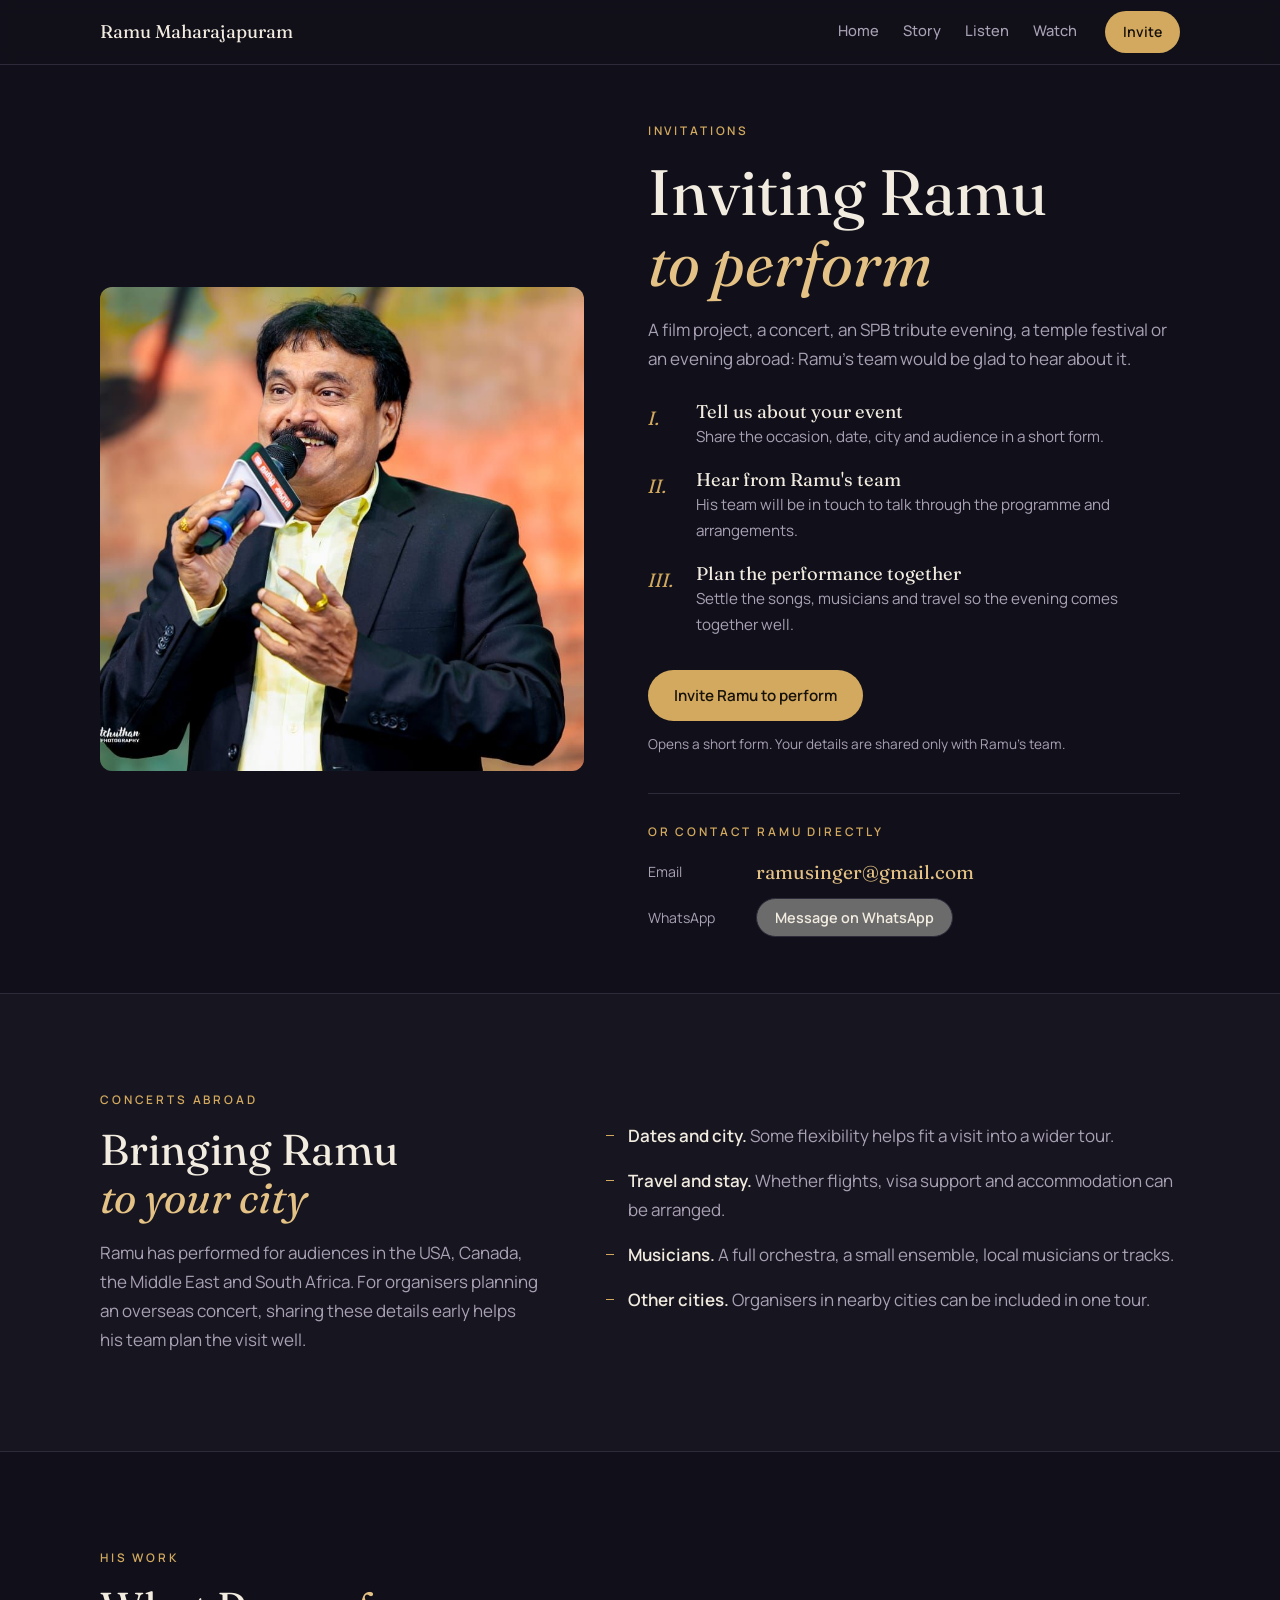
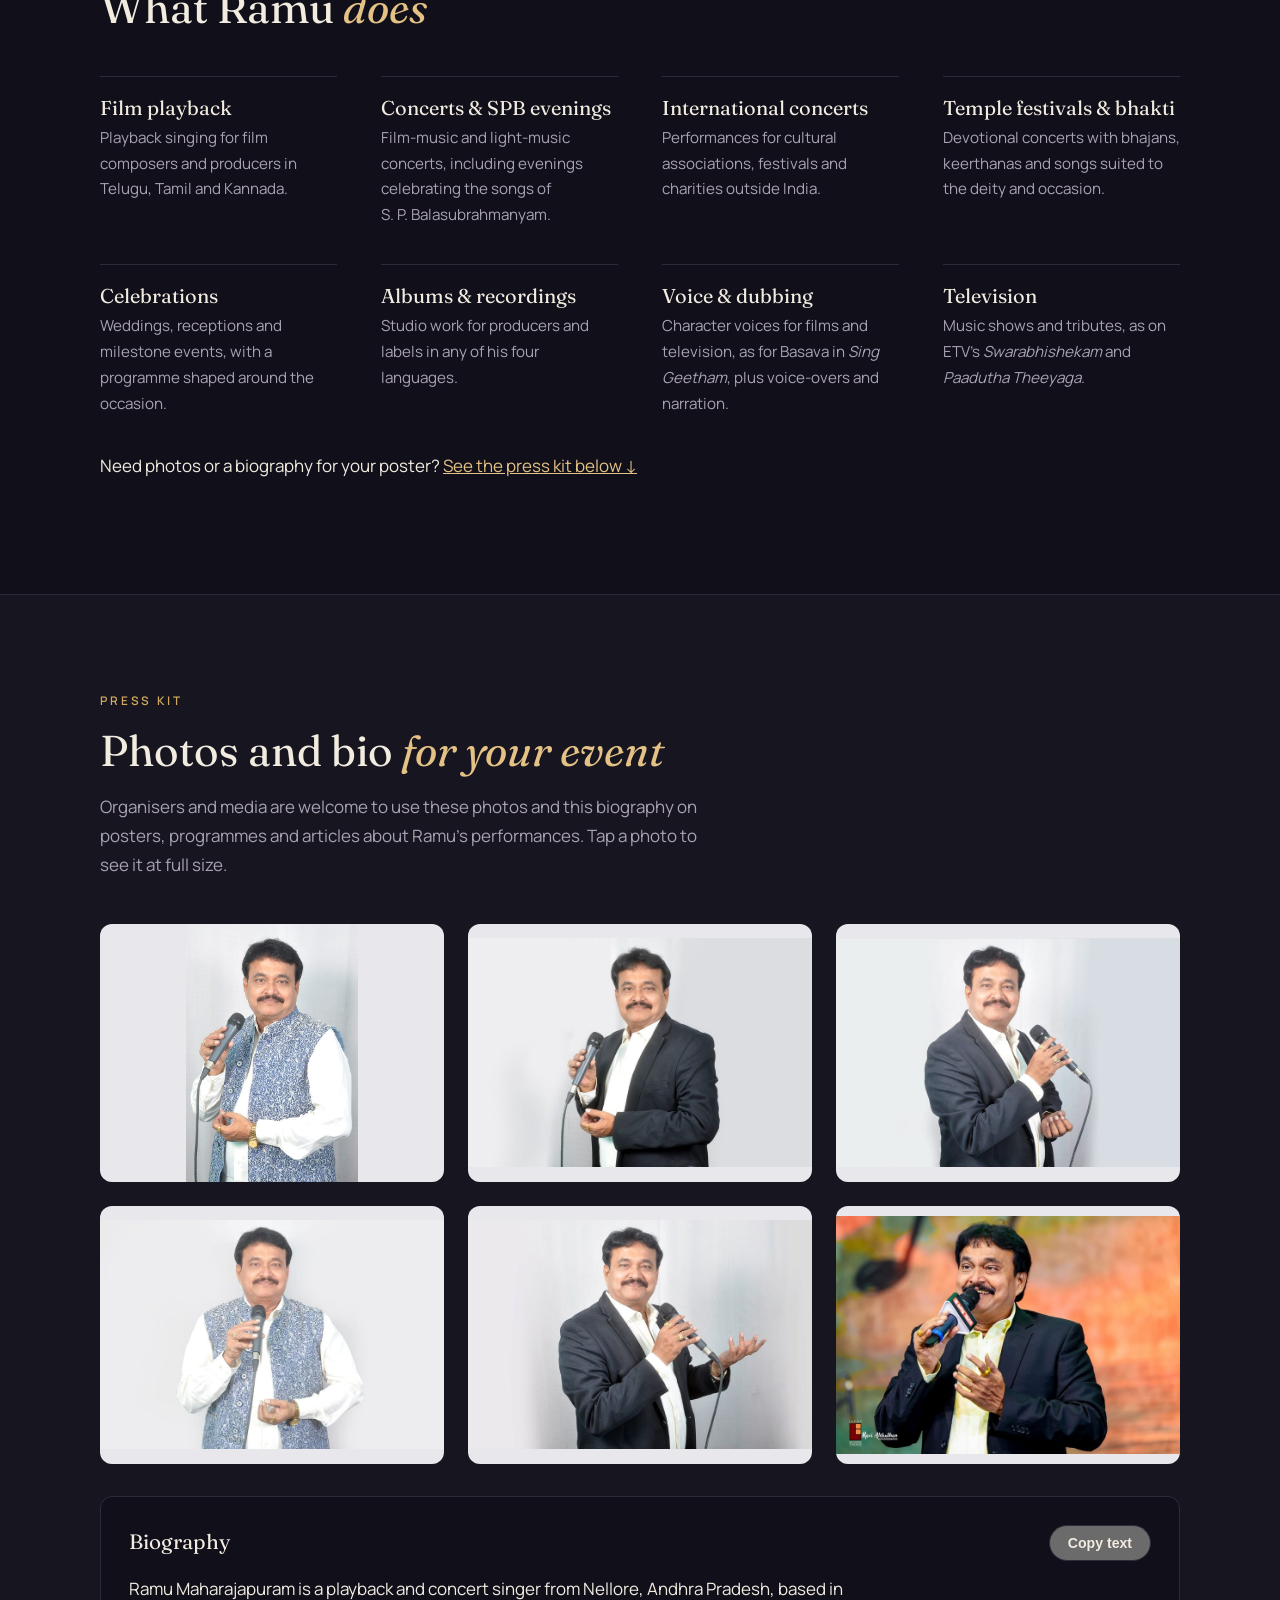
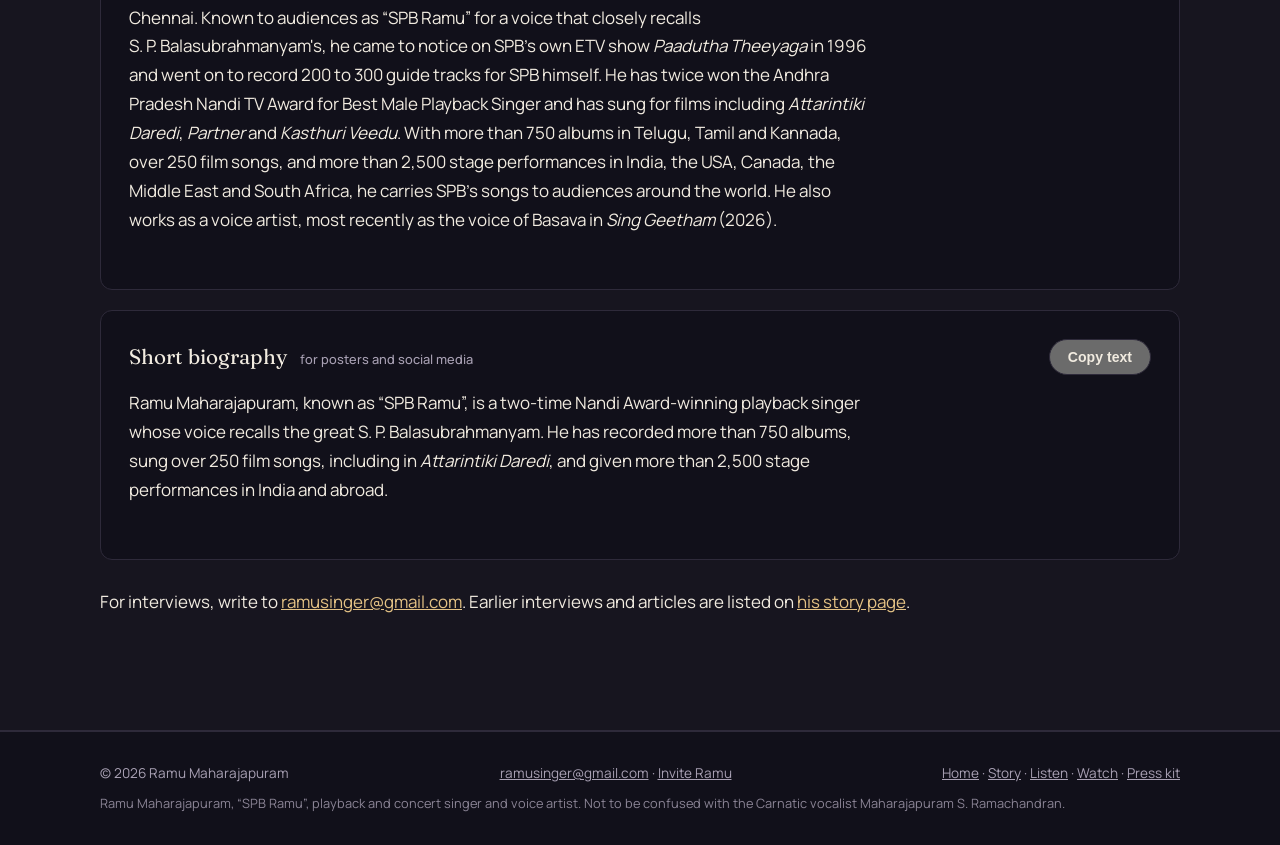
<file: docs/invite/index.html>
<!doctype html>
<html lang="en">
<head>
<meta charset="utf-8">
<meta name="viewport" content="width=device-width, initial-scale=1, viewport-fit=cover">
<title>Invite Ramu to Perform · Ramu Maharajapuram (SPB Ramu)</title>
<meta name="description" content="Invite singer Ramu Maharajapuram (SPB Ramu) to perform at your concert, SPB tribute evening, temple festival, wedding, film project or voice and dubbing work, in India or abroad. Email ramusinger@gmail.com or message on WhatsApp.">
<link rel="canonical" href="https://ramumaharajapuram.com/invite/">
<meta name="robots" content="index, follow, max-image-preview:large">
<meta property="og:title" content="Invite Ramu to Perform · Ramu Maharajapuram (SPB Ramu)">
<meta property="og:description" content="Concerts, SPB evenings, temple festivals, film projects and tours abroad.">
<meta property="og:type" content="website">
<meta property="og:url" content="https://ramumaharajapuram.com/invite/">
<meta property="og:site_name" content="Ramu Maharajapuram">
<meta property="og:image" content="https://ramumaharajapuram.com/media/stage-orange.jpg">
<meta name="twitter:card" content="summary_large_image">
<meta name="theme-color" content="#11101a">
<link rel="icon" href="data:image/svg+xml,%3Csvg xmlns='http://www.w3.org/2000/svg' viewBox='0 0 64 64'%3E%3Crect width='64' height='64' rx='14' fill='%2311101a'/%3E%3Ctext x='32' y='43' font-family='Georgia,serif' font-size='30' text-anchor='middle' fill='%23d2a95e'%3ERM%3C/text%3E%3C/svg%3E">
<link rel="preconnect" href="https://fonts.googleapis.com">
<link rel="preconnect" href="https://fonts.gstatic.com" crossorigin>
<link href="https://fonts.googleapis.com/css2?family=Fraunces:ital,opsz,wght@0,9..144,400;0,9..144,500;1,9..144,400&family=Manrope:wght@400;500;600&display=swap" rel="stylesheet">
<link rel="stylesheet" href="../site.css?v=233c1044d2">
<script type="application/ld+json">
{
  "@context": "https://schema.org",
  "@graph": [
    {
      "@type": "ContactPage",
      "url": "https://ramumaharajapuram.com/invite/",
      "name": "Invite Ramu Maharajapuram to perform",
      "isPartOf": { "@id": "https://ramumaharajapuram.com/#website" },
      "about": { "@id": "https://ramumaharajapuram.com/#ramu" }
    },
    {
      "@type": "BreadcrumbList",
      "itemListElement": [
        { "@type": "ListItem", "position": 1, "name": "Ramu Maharajapuram", "item": "https://ramumaharajapuram.com/" },
        { "@type": "ListItem", "position": 2, "name": "Invite", "item": "https://ramumaharajapuram.com/invite/" }
      ]
    }
  ]
}
</script>
</head>
<body>

<header class="bar">
  <div class="wrap bar-inner">
    <a class="mark" href="../">Ramu Maharajapuram</a>
    <nav class="tabs" aria-label="Main">
      <a href="../">Home</a>
      <a href="../life-story/">Story</a>
      <a href="../listen/">Listen</a>
      <a href="../watch/">Watch</a>
    </nav>
    <a class="btn primary small invite-btn" href="../invite/" aria-current="page">Invite</a>
  </div>
</header>

<main>
  <section class="page-head" style="padding-bottom:56px">
    <div class="wrap invite">
      <div class="invite-photo"><img src="../media/stage-orange.jpg" alt="Ramu Maharajapuram smiling on stage" width="1135" height="786"></div>
      <div>
        <p class="label">Invitations</p>
        <h1>Inviting Ramu <em>to perform</em></h1>
        <p class="lead">A film project, a concert, an SPB tribute evening, a temple festival or an evening abroad: Ramu's team would be glad to hear about it.</p>
        <ol class="steps">
          <li><div><h3>Tell us about your event</h3><p>Share the occasion, date, city and audience in a short form.</p></div></li>
          <li><div><h3>Hear from Ramu's team</h3><p>His team will be in touch to talk through the programme and arrangements.</p></div></li>
          <li><div><h3>Plan the performance together</h3><p>Settle the songs, musicians and travel so the evening comes together well.</p></div></li>
        </ol>
        <a class="btn primary" href="https://form.jotform.com/262868493522064" target="_blank" rel="noopener">Invite Ramu to perform</a>
        <p class="note">Opens a short form. Your details are shared only with Ramu's team.</p>
        <div class="contact">
          <p class="contact-title">Or contact Ramu directly</p>
          <ul>
            <li><span>Email</span><a href="mailto:ramusinger@gmail.com">ramusinger@gmail.com</a></li>
            <li class="ph-row" hidden><span>WhatsApp</span><button type="button" class="btn quiet small wa-btn" id="wa-link">Message on WhatsApp</button></li>
          </ul>
          <noscript><p class="note">Turn on JavaScript to message Ramu on WhatsApp, or write to the email above.</p></noscript>
        </div>
      </div>
    </div>
  </section>

  <section class="news-section" data-kind="upcoming" hidden>
    <div class="wrap">
      <p class="label">Calendar</p>
      <h2>Upcoming <em>concerts</em></h2>
      <div class="news-grid" data-news="upcoming"><!-- NEWS:upcoming:START --><!-- NEWS:upcoming:END --></div>
    </div>
  </section>

  <section class="alt">
    <div class="wrap split">
      <div>
        <p class="label">Concerts abroad</p>
        <h2>Bringing Ramu <em>to your city</em></h2>
        <p class="lead">Ramu has performed for audiences in the USA, Canada, the Middle East and South Africa. For organisers planning an overseas concert, sharing these details early helps his team plan the visit well.</p>
      </div>
      <ul class="notes">
        <li><strong>Dates and city.</strong> Some flexibility helps fit a visit into a wider tour.</li>
        <li><strong>Travel and stay.</strong> Whether flights, visa support and accommodation can be arranged.</li>
        <li><strong>Musicians.</strong> A full orchestra, a small ensemble, local musicians or tracks.</li>
        <li><strong>Other cities.</strong> Organisers in nearby cities can be included in one tour.</li>
      </ul>
    </div>
  </section>

  <section>
    <div class="wrap">
      <p class="label">His work</p>
      <h2>What Ramu <em>does</em></h2>
      <div class="perf">
        <!-- SERVICES:START --><article><h3>Film playback</h3><p>Playback singing for film composers and producers in Telugu, Tamil and Kannada.</p></article><article><h3>Concerts &amp; SPB evenings</h3><p>Film-music and light-music concerts, including evenings celebrating the songs of S.&nbsp;P.&nbsp;Balasubrahmanyam.</p></article><article><h3>International concerts</h3><p>Performances for cultural associations, festivals and charities outside India.</p></article><article><h3>Temple festivals &amp; bhakti</h3><p>Devotional concerts with bhajans, keerthanas and songs suited to the deity and occasion.</p></article><article><h3>Celebrations</h3><p>Weddings, receptions and milestone events, with a programme shaped around the occasion.</p></article><article><h3>Albums &amp; recordings</h3><p>Studio work for producers and labels in any of his four languages.</p></article><article><h3>Voice &amp; dubbing</h3><p>Character voices for films and television, as for Basava in <i>Sing Geetham</i>, plus voice-overs and narration.</p></article><article><h3>Television</h3><p>Music shows and tributes, as on ETV&rsquo;s <i>Swarabhishekam</i> and <i>Paadutha Theeyaga</i>.</p></article><!-- SERVICES:END -->
      </div>
      <p class="muted" style="margin-top:36px">Need photos or a biography for your poster? <a href="#press">See the press kit below ↓</a></p>
    </div>
  </section>

  <section class="alt" id="press">
    <div class="wrap">
      <p class="label">Press kit</p>
      <h2>Photos and bio <em>for your event</em></h2>
      <p class="lead">Organisers and media are welcome to use these photos and this biography on posters, programmes and articles about Ramu's performances. Tap a photo to see it at full size.</p>
      <div class="press-grid">
        <figure class="press-card"><button data-full="../media/press/ramu-maharajapuram-portrait-1.jpg" aria-label="View photo full size"><img src="../media/press/ramu-maharajapuram-portrait-1-thumb.jpg" alt="Ramu Maharajapuram, studio portrait, blue jacket" loading="lazy"></button></figure>
        <figure class="press-card"><button data-full="../media/press/ramu-maharajapuram-portrait-2.jpg" aria-label="View photo full size"><img src="../media/press/ramu-maharajapuram-portrait-2-thumb.jpg" alt="Ramu Maharajapuram, studio portrait, black blazer" loading="lazy"></button></figure>
        <figure class="press-card"><button data-full="../media/press/ramu-maharajapuram-portrait-3.jpg" aria-label="View photo full size"><img src="../media/press/ramu-maharajapuram-portrait-3-thumb.jpg" alt="Ramu Maharajapuram, studio portrait, black blazer" loading="lazy"></button></figure>
        <figure class="press-card"><button data-full="../media/press/ramu-maharajapuram-portrait-4.jpg" aria-label="View photo full size"><img src="../media/press/ramu-maharajapuram-portrait-4-thumb.jpg" alt="Ramu Maharajapuram, studio portrait, blue jacket, full length" loading="lazy"></button></figure>
        <figure class="press-card"><button data-full="../media/press/ramu-maharajapuram-portrait-5.jpg" aria-label="View photo full size"><img src="../media/press/ramu-maharajapuram-portrait-5-thumb.jpg" alt="Ramu Maharajapuram, studio portrait, black blazer, gesturing" loading="lazy"></button></figure>
        <figure class="press-card"><button data-full="../media/press/ramu-maharajapuram-on-stage.jpg" aria-label="View photo full size"><img src="../media/press/ramu-maharajapuram-on-stage-thumb.jpg" alt="Ramu Maharajapuram, on stage" loading="lazy"></button></figure>
      </div>
      <div class="bio-box">
        <div class="bio-head"><h3>Biography</h3><button type="button" class="btn quiet small copy-bio" data-target="bio-long">Copy text</button></div>
        <p id="bio-long">Ramu Maharajapuram is a playback and concert singer from Nellore, Andhra Pradesh, based in Chennai. Known to audiences as “SPB Ramu” for a voice that closely recalls S.&nbsp;P.&nbsp;Balasubrahmanyam's, he came to notice on SPB's own ETV show <i>Paadutha Theeyaga</i> in 1996 and went on to record 200 to 300 guide tracks for SPB himself. He has twice won the Andhra Pradesh Nandi TV Award for Best Male Playback Singer and has sung for films including <i>Attarintiki Daredi</i>, <i>Partner</i> and <i>Kasthuri Veedu</i>. With more than 750 albums in Telugu, Tamil and Kannada, over 250 film songs, and more than 2,500 stage performances in India, the USA, Canada, the Middle East and South Africa, he carries SPB's songs to audiences around the world. He also works as a voice artist, most recently as the voice of Basava in <i>Sing Geetham</i> (2026).</p>
        <p class="bio-note" aria-live="polite"></p>
      </div>
      <div class="bio-box">
        <div class="bio-head"><h3>Short biography <span class="bio-use">for posters and social media</span></h3><button type="button" class="btn quiet small copy-bio" data-target="bio-short">Copy text</button></div>
        <p id="bio-short">Ramu Maharajapuram, known as “SPB Ramu”, is a two-time Nandi Award-winning playback singer whose voice recalls the great S.&nbsp;P.&nbsp;Balasubrahmanyam. He has recorded more than 750 albums, sung over 250 film songs, including in <i>Attarintiki Daredi</i>, and given more than 2,500 stage performances in India and abroad.</p>
        <p class="bio-note" aria-live="polite"></p>
      </div>
      <p class="muted" style="margin-top:28px">For interviews, write to <a href="mailto:ramusinger@gmail.com">ramusinger@gmail.com</a>. Earlier interviews and articles are listed on <a href="../life-story/#media">his story page</a>.</p>
    </div>
  </section>
</main>

<footer>
  <div class="wrap">
    <span>© <span id="yr">2026</span> Ramu Maharajapuram</span>
    <span><a href="mailto:ramusinger@gmail.com">ramusinger@gmail.com</a> · <a href="../invite/">Invite Ramu</a></span>
    <span><a href="../">Home</a> · <a href="../life-story/">Story</a> · <a href="../listen/">Listen</a> · <a href="../watch/">Watch</a> · <a href="../invite/#press">Press kit</a></span>
    <span class="disamb">Ramu Maharajapuram, “SPB Ramu”, playback and concert singer and voice artist. Not to be confused with the Carnatic vocalist Maharajapuram S. Ramachandran.</span>
  </div>
</footer>
<dialog class="lb" id="lb" aria-label="Photo">
  <button type="button" id="lb-close">Close</button>
  <img id="lb-img" alt="">
  <p id="lb-cap"></p>
</dialog>

<script src="../app.js?v=c179511a2b"></script>
<script>
document.getElementById('yr').textContent = new Date().getFullYear();
const lb = document.getElementById('lb'), lbImg = document.getElementById('lb-img');
document.querySelectorAll('[data-full]').forEach((b) => b.addEventListener('click', () => {
  lbImg.src = b.dataset.full; lbImg.alt = b.querySelector('img').alt; lb.showModal();
}));
document.getElementById('lb-close').addEventListener('click', () => lb.close());
lb.addEventListener('click', (e) => { if (e.target === lb) lb.close(); });
document.querySelectorAll('.copy-bio').forEach((btn) => btn.addEventListener('click', () => {
  const t = document.getElementById(btn.dataset.target), st = btn.closest('.bio-box').querySelector('.bio-note');
  document.querySelectorAll('.bio-note').forEach((n) => { n.textContent = ''; });
  navigator.clipboard.writeText(t.innerText).then(() => { st.textContent = 'Copied to clipboard.'; })
    .catch(() => { const r = document.createRange(); r.selectNodeContents(t); const sel = getSelection(); sel.removeAllRanges(); sel.addRange(r); st.textContent = 'Text selected. Press Ctrl+C or Cmd+C to copy.'; });
}));
(() => {
  // Built only when someone taps the button, so the number never sits in the page, even for bots that run scripts.
  document.getElementById('wa-link').addEventListener('click', () => {
    const d = [[54,50,57,56,51],[48,49,52,56,57],[49,57]].map((p) => String.fromCharCode(...p).split('').reverse().join('')).reverse();
    const url = 'https://wa.me/' + d.join('') + '?text=' + encodeURIComponent('Hello, I would like to invite Ramu garu to perform at ');
    const a = Object.assign(document.createElement('a'), { href: url, target: '_blank', rel: 'noopener' });
    document.body.append(a); a.click(); a.remove();
  });
  document.querySelectorAll('.ph-row').forEach((r) => { r.hidden = false; });
})();
</script>
</body>
</html>
</file>
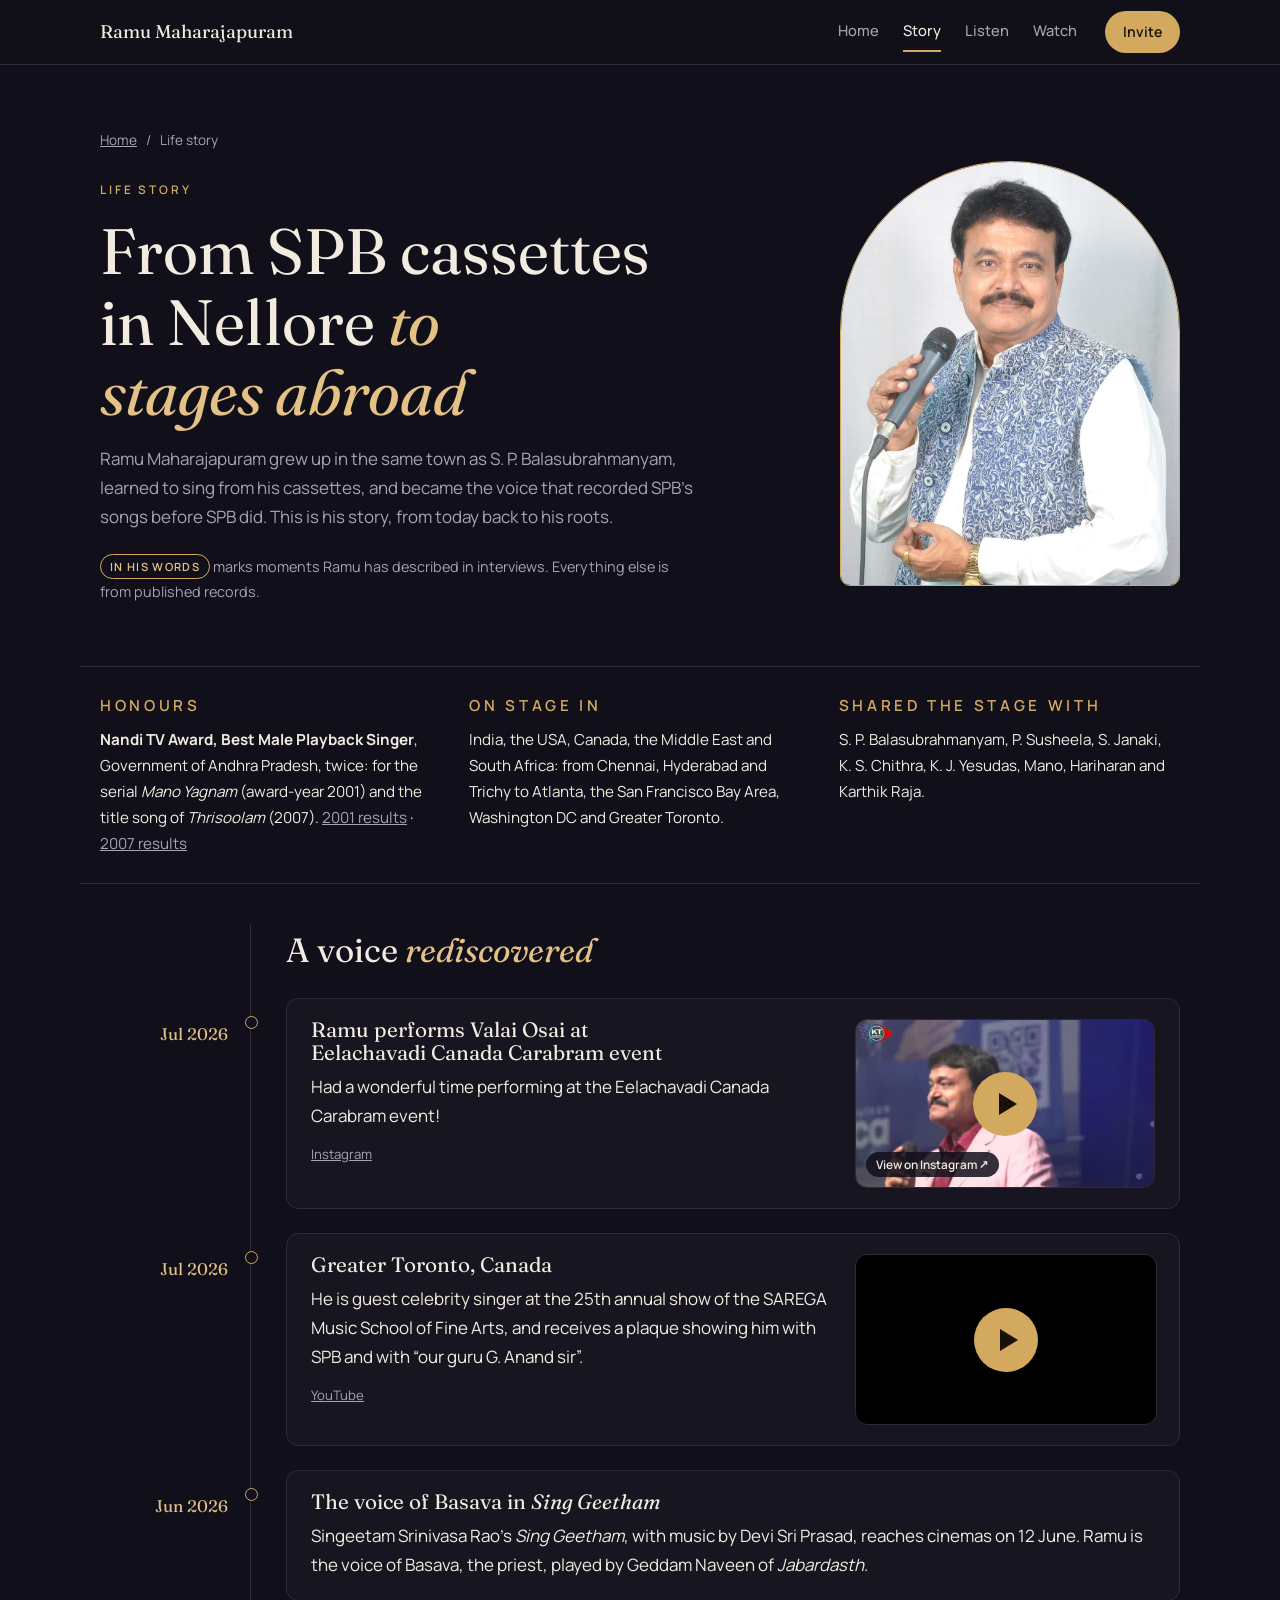
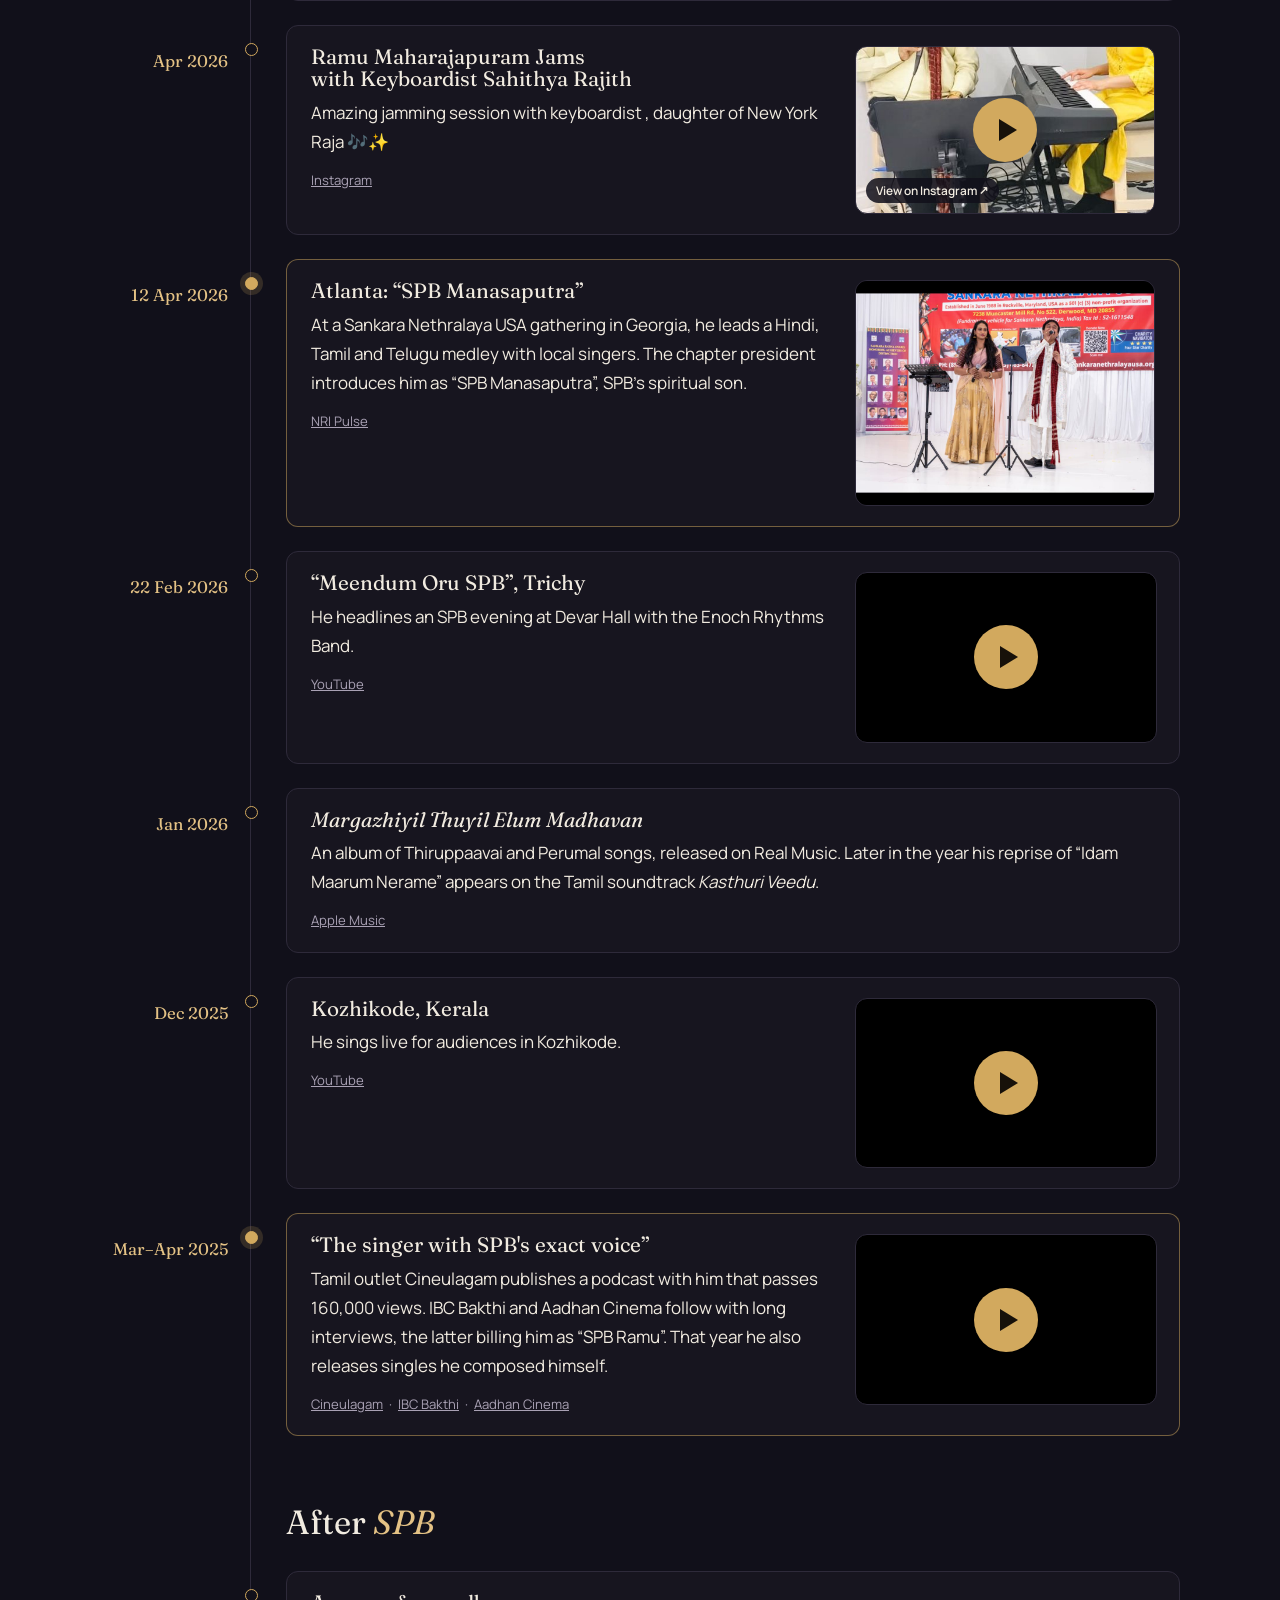
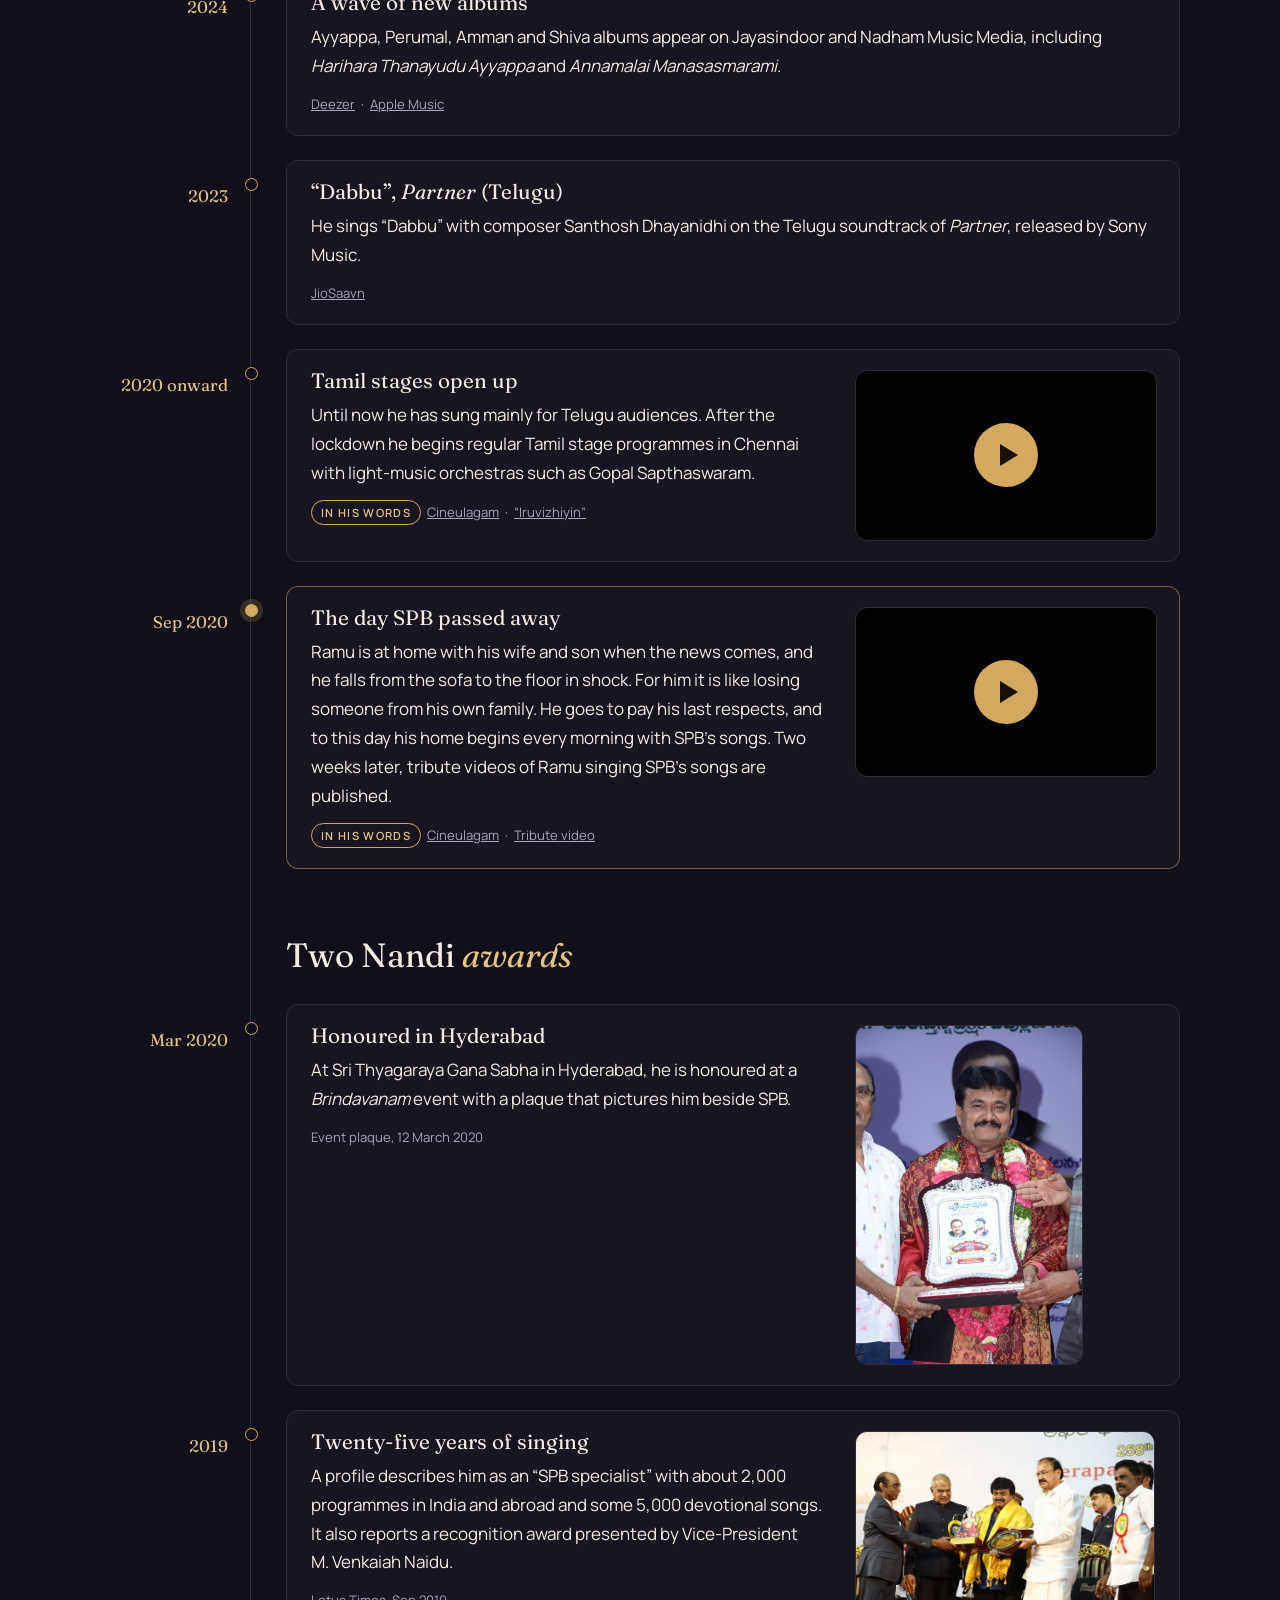
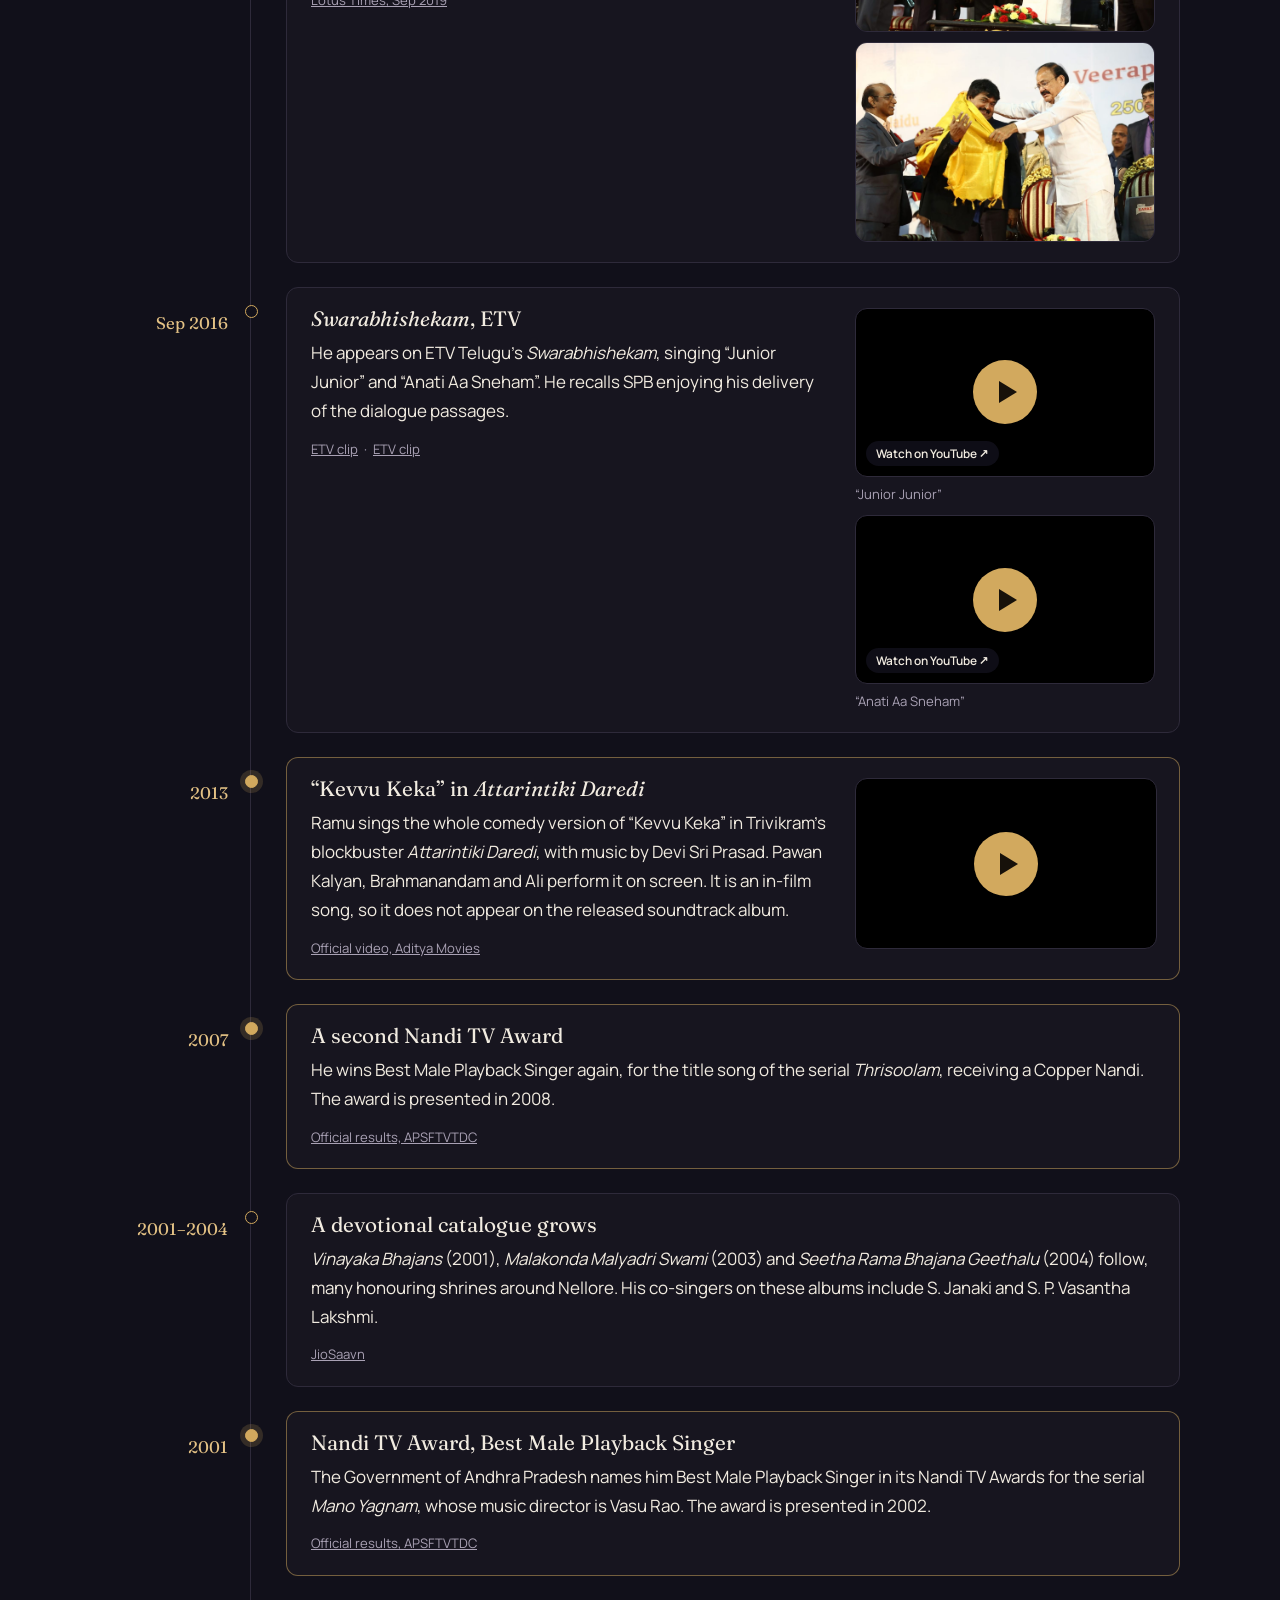
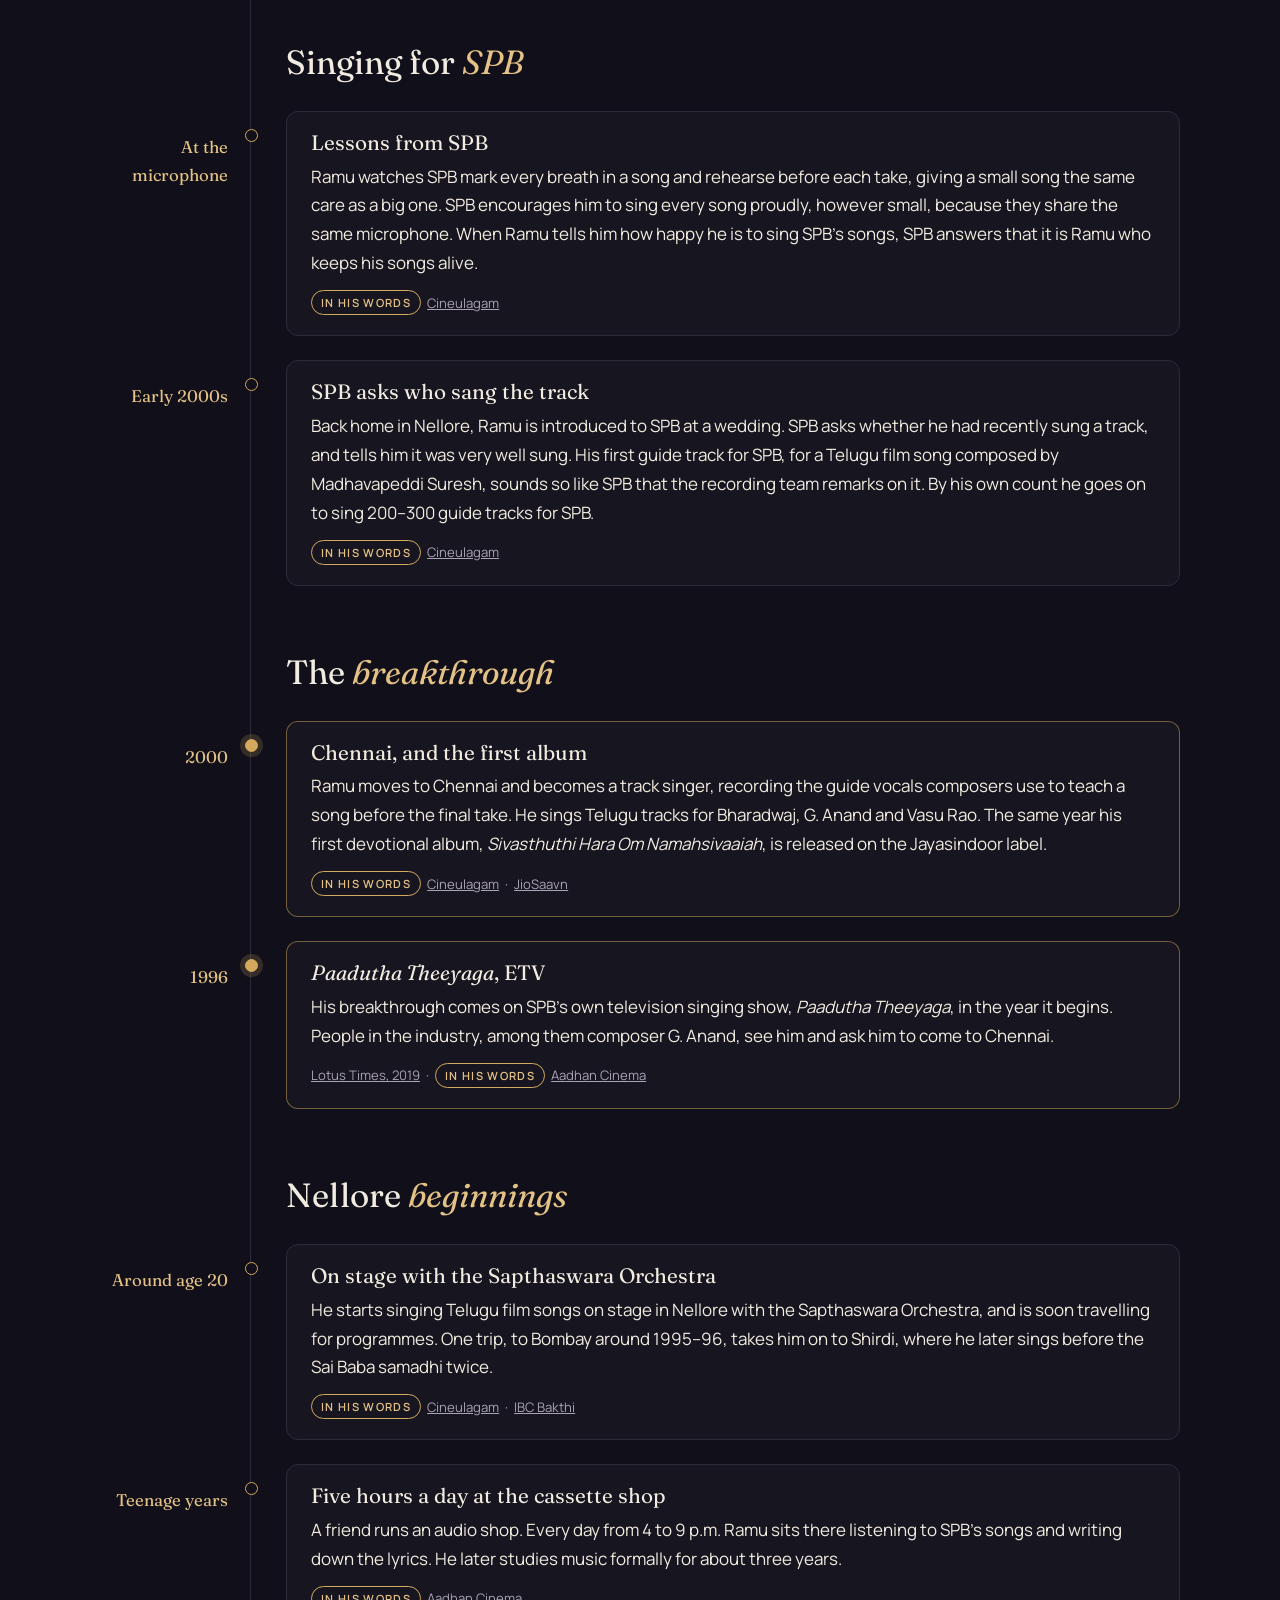
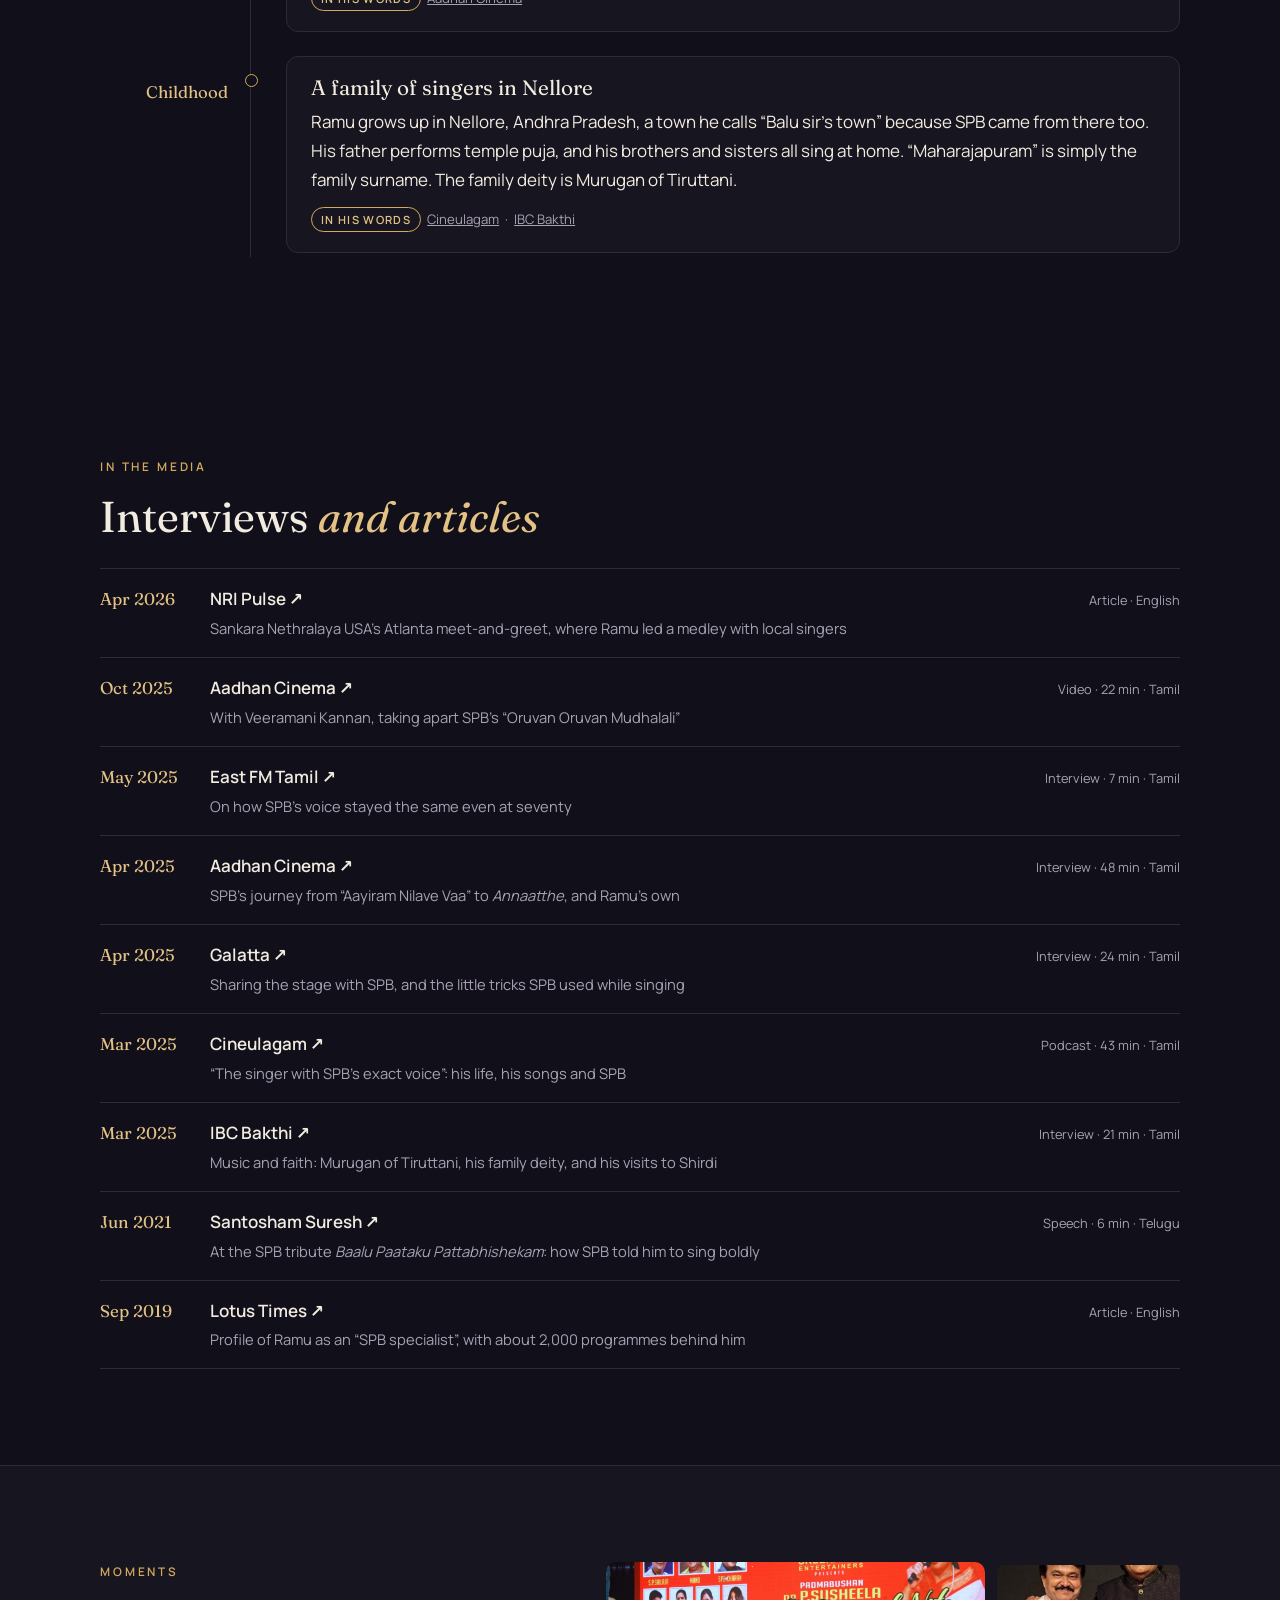
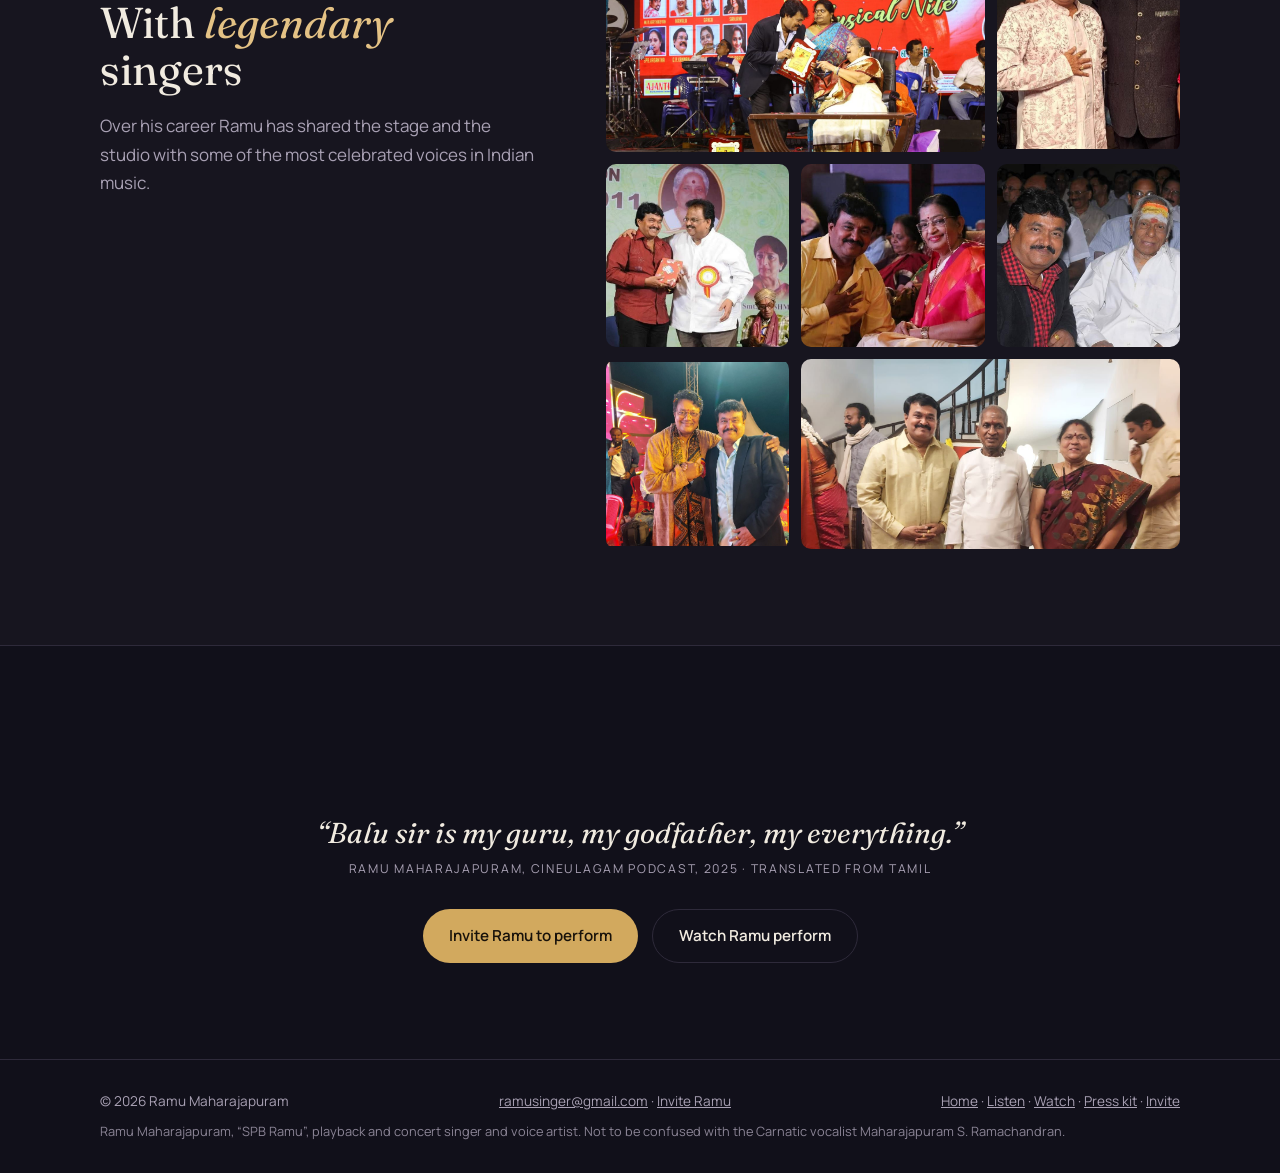
<file: docs/life-story/index.html>
<!doctype html>
<html lang="en">
<head>
<meta charset="utf-8">
<meta name="viewport" content="width=device-width, initial-scale=1, viewport-fit=cover">
<title>Life Story &amp; Timeline · Ramu Maharajapuram (SPB Ramu)</title>
<meta name="description" content="The life of singer Ramu Maharajapuram, year by year: from SPB cassettes in Nellore and his 1996 Paadutha Theeyaga breakthrough to guide tracks for SPB, two Nandi TV Awards and more than 2,500 performances in India, the USA, Canada, the Middle East and South Africa.">
<link rel="canonical" href="https://ramumaharajapuram.com/life-story/">
<meta name="robots" content="index, follow, max-image-preview:large">
<meta property="og:title" content="Life Story &amp; Timeline · Ramu Maharajapuram (SPB Ramu)">
<meta property="og:description" content="From SPB cassettes in Nellore to concerts in America: the story of the singer audiences call “SPB Ramu”.">
<meta property="og:type" content="article">
<meta property="og:url" content="https://ramumaharajapuram.com/life-story/">
<meta property="og:site_name" content="Ramu Maharajapuram">
<meta property="og:image" content="https://ramumaharajapuram.com/media/portrait.jpg">
<meta name="twitter:card" content="summary_large_image">
<meta name="theme-color" content="#11101a">
<link rel="icon" href="data:image/svg+xml,%3Csvg xmlns='http://www.w3.org/2000/svg' viewBox='0 0 64 64'%3E%3Crect width='64' height='64' rx='14' fill='%2311101a'/%3E%3Ctext x='32' y='43' font-family='Georgia,serif' font-size='30' text-anchor='middle' fill='%23d2a95e'%3ERM%3C/text%3E%3C/svg%3E">
<link rel="preconnect" href="https://fonts.googleapis.com">
<link rel="preconnect" href="https://fonts.gstatic.com" crossorigin>
<link href="https://fonts.googleapis.com/css2?family=Fraunces:ital,opsz,wght@0,9..144,400;0,9..144,500;1,9..144,400&family=Manrope:wght@400;500;600&display=swap" rel="stylesheet">
<link rel="stylesheet" href="../site.css?v=233c1044d2">
<script type="application/ld+json">
{
  "@context": "https://schema.org",
  "@graph": [
    {
      "@type": ["ProfilePage", "Article"],
      "@id": "https://ramumaharajapuram.com/life-story/#page",
      "url": "https://ramumaharajapuram.com/life-story/",
      "headline": "Ramu Maharajapuram: life story and timeline",
      "description": "Year-by-year timeline of playback and concert singer Ramu Maharajapuram (SPB Ramu).",
      "image": "https://ramumaharajapuram.com/media/portrait.jpg",
      "inLanguage": "en",
      "dateModified": "2026-10-14",
      "isPartOf": { "@id": "https://ramumaharajapuram.com/#website" },
      "about": { "@id": "https://ramumaharajapuram.com/#ramu" },
      "mainEntity": { "@id": "https://ramumaharajapuram.com/#ramu" }
    },
    {
      "@type": "BreadcrumbList",
      "itemListElement": [
        { "@type": "ListItem", "position": 1, "name": "Ramu Maharajapuram", "item": "https://ramumaharajapuram.com/" },
        { "@type": "ListItem", "position": 2, "name": "Life story", "item": "https://ramumaharajapuram.com/life-story/" }
      ]
    },
    {
      "@type": "Person",
      "@id": "https://ramumaharajapuram.com/#ramu",
      "name": "Ramu Maharajapuram",
      "alternateName": ["Maharajapuram Ramu", "SPB Ramu", "Singer Ramu"],
      "url": "https://ramumaharajapuram.com/"
    }
  ]
}
</script>
</head>
<body>

<header class="bar">
  <div class="wrap bar-inner">
    <a class="mark" href="../">Ramu Maharajapuram</a>
    <nav class="tabs" aria-label="Main">
      <a href="../">Home</a>
      <a href="../life-story/" aria-current="page">Story</a>
      <a href="../listen/">Listen</a>
      <a href="../watch/">Watch</a>
    </nav>
    <a class="btn primary small invite-btn" href="../invite/">Invite</a>
  </div>
</header>

<main>
  <section class="story-hero">
    <div class="wrap story-hero-grid">
      <div>
        <nav class="crumbs" aria-label="Breadcrumb"><a href="../">Home</a> <span>/</span> Life story</nav>
        <p class="label">Life story</p>
        <h1>From SPB cassettes in Nellore <em>to stages abroad</em></h1>
        <p class="lead">Ramu Maharajapuram grew up in the same town as S.&nbsp;P.&nbsp;Balasubrahmanyam, learned to sing from his cassettes, and became the voice that recorded SPB's songs before SPB did. This is his story, from today back to his roots.</p>
        <p class="legend"><span class="tag own">In his words</span> marks moments Ramu has described in interviews. Everything else is from published records.</p>
      </div>
      <figure class="story-portrait"><img src="../media/portrait.jpg" alt="Portrait of Ramu Maharajapuram holding a microphone" width="929" height="1400"></figure>
    </div>
  </section>

  <section class="glance">
    <div class="wrap glance-grid">
      <div>
        <p class="label">Honours</p>
        <p><b>Nandi TV Award, Best Male Playback Singer</b>, Government of Andhra Pradesh, twice: for the serial <i>Mano Yagnam</i> (award-year 2001) and the title song of <i>Thrisoolam</i> (2007). <a href="https://apsftvtdc.in/pdf/TV-Awards-GOs-and-Results/Nandi%20tv%20Awards%202001.pdf" target="_blank" rel="noopener">2001 results</a> · <a href="https://apsftvtdc.in/pdf/TV-Awards-GOs-and-Results/Nandi%20tv%20Awards%202007.pdf" target="_blank" rel="noopener">2007 results</a></p>
      </div>
      <div>
        <p class="label">On stage in</p>
        <p>India, the USA, Canada, the Middle East and South Africa: from Chennai, Hyderabad and Trichy to Atlanta, the San Francisco Bay Area, Washington DC and Greater Toronto.</p>
      </div>
      <div>
        <p class="label">Shared the stage with</p>
        <p>S.&nbsp;P.&nbsp;Balasubrahmanyam, P.&nbsp;Susheela, S.&nbsp;Janaki, K.&nbsp;S.&nbsp;Chithra, K.&nbsp;J.&nbsp;Yesudas, Mano, Hariharan and Karthik Raja.</p>
      </div>
    </div>
  </section>

  <section class="timeline-wrap">
    <div class="wrap">
      <ol class="timeline">
        <li class="era"><h2>A voice <em>rediscovered</em></h2></li>

        <li class="event">
          <time datetime="2026-07-21">Jul 2026</time>
          <div class="card has-media">
            <div class="t-text">
            <h3>Ramu performs Valai Osai at Eelachavadi Canada Carabram event</h3>
            <p>Had a wonderful time performing at the Eelachavadi Canada Carabram event!</p>
            <p class="src"><a href="https://www.instagram.com/reel/DbEk4ZHMzhq/" target="_blank" rel="noopener">Instagram</a></p>
            </div>
            <div class="t-media"><figure><a class="yt-ext" href="https://www.instagram.com/reel/DbEk4ZHMzhq/" target="_blank" rel="noopener" aria-label="Ramu performs Valai Osai at Eelachavadi Canada Carabram event (opens Instagram)" style="background-image:url(../media/story/ig_17890402587604595.jpg)"><span class="big-play"></span><span class="yt-ext-note">View on Instagram ↗</span></a></figure></div>
          </div>
        </li>

        <li class="event">
          <time datetime="2026-07">Jul 2026</time>
          <div class="card has-media">
            <div class="t-text">
            <h3>Greater Toronto, Canada</h3>
            <p>He is guest celebrity singer at the 25th annual show of the SAREGA Music School of Fine Arts, and receives a plaque showing him with SPB and with “our guru G.&nbsp;Anand sir”.</p>
            <p class="src"><a href="https://www.youtube.com/watch?v=IMHR4nYbP0I" target="_blank" rel="noopener">YouTube</a></p>
            </div>
            <div class="t-media"><figure class="yt-lite" data-id="IMHR4nYbP0I"><button type="button" aria-label="Play video: Kotta Paaku at the SAREGA show, Toronto" style="background-image:url(https://i.ytimg.com/vi/IMHR4nYbP0I/hqdefault.jpg)"><span class="big-play"></span></button></figure></div>
          </div>
        </li>

        <li class="event">
          <time datetime="2026-06-12">Jun 2026</time>
          <div class="card">
            <h3>The voice of Basava in <i>Sing Geetham</i></h3>
            <p>Singeetam Srinivasa Rao’s <i>Sing Geetham</i>, with music by Devi Sri Prasad, reaches cinemas on 12 June. Ramu is the voice of Basava, the priest, played by Geddam Naveen of <i>Jabardasth</i>.</p>
          </div>
        </li>

        <li class="event">
          <time datetime="2026-04-15">Apr 2026</time>
          <div class="card has-media">
            <div class="t-text">
            <h3>Ramu Maharajapuram Jams with Keyboardist Sahithya Rajith</h3>
            <p>Amazing jamming session with keyboardist  , daughter of New York Raja 🎶✨</p>
            <p class="src"><a href="https://www.instagram.com/reel/DXK6ILcjrI8/" target="_blank" rel="noopener">Instagram</a></p>
            </div>
            <div class="t-media"><figure><a class="yt-ext" href="https://www.instagram.com/reel/DXK6ILcjrI8/" target="_blank" rel="noopener" aria-label="Ramu Maharajapuram Jams with Keyboardist Sahithya Rajith (opens Instagram)" style="background-image:url(../media/story/ig_17962886262078079.jpg)"><span class="big-play"></span><span class="yt-ext-note">View on Instagram ↗</span></a></figure></div>
          </div>
        </li>

        <li class="event key">
          <time datetime="2026-04-12">12 Apr 2026</time>
          <div class="card has-media">
            <div class="t-text">
            <h3>Atlanta: “SPB Manasaputra”</h3>
            <p>At a Sankara Nethralaya USA gathering in Georgia, he leads a Hindi, Tamil and Telugu medley with local singers. The chapter president introduces him as “SPB Manasaputra”, SPB's spiritual son.</p>
            <p class="src"><a href="https://nripulse.com/arvind-krishnaswami-pledges-555000-as-sankara-nethralaya-usa-atlanta-hosts-meet-and-greet/" target="_blank" rel="noopener">NRI Pulse</a></p>
            </div>
            <div class="t-media"><figure><button type="button" data-full="../media/usa-sankara.jpg" aria-label="Enlarge photo"><img src="../media/usa-sankara.jpg" alt="Ramu singing at a Sankara Nethralaya USA concert" loading="lazy" width="1024" height="768"></button></figure></div>
          </div>
        </li>

        <li class="event">
          <time datetime="2026-02-22">22 Feb 2026</time>
          <div class="card has-media">
            <div class="t-text">
            <h3>“Meendum Oru SPB”, Trichy</h3>
            <p>He headlines an SPB evening at Devar Hall with the Enoch Rhythms Band.</p>
            <p class="src"><a href="https://www.youtube.com/watch?v=T07ryuiLAbc" target="_blank" rel="noopener">YouTube</a></p>
            </div>
            <div class="t-media"><figure class="yt-lite" data-id="T07ryuiLAbc"><button type="button" aria-label="Play video: Live with the Enoch Rhythms Band, Trichy" style="background-image:url(https://i.ytimg.com/vi/T07ryuiLAbc/hqdefault.jpg)"><span class="big-play"></span></button></figure></div>
          </div>
        </li>

        <li class="event">
          <time datetime="2026-01">Jan 2026</time>
          <div class="card">
            <h3><i>Margazhiyil Thuyil Elum Madhavan</i></h3>
            <p>An album of Thiruppaavai and Perumal songs, released on Real Music. Later in the year his reprise of “Idam Maarum Nerame” appears on the Tamil soundtrack <i>Kasthuri Veedu</i>.</p>
            <p class="src"><a href="https://music.apple.com/gb/artist/maharajapuram-ramu/1382880352" target="_blank" rel="noopener">Apple Music</a></p>
          </div>
        </li>

        <li class="event">
          <time datetime="2025-12">Dec 2025</time>
          <div class="card has-media">
            <div class="t-text">
            <h3>Kozhikode, Kerala</h3>
            <p>He sings live for audiences in Kozhikode.</p>
            <p class="src"><a href="https://www.youtube.com/watch?v=y7JXhaK6dpk" target="_blank" rel="noopener">YouTube</a></p>
            </div>
            <div class="t-media"><figure class="yt-lite" data-id="y7JXhaK6dpk"><button type="button" aria-label="Play video: Oruvan Oruvan Mudhalali, live in Kozhikode" style="background-image:url(https://i.ytimg.com/vi/y7JXhaK6dpk/hqdefault.jpg)"><span class="big-play"></span></button></figure></div>
          </div>
        </li>

        <li class="event key">
          <time datetime="2025-03">Mar–Apr 2025</time>
          <div class="card has-media">
            <div class="t-text">
            <h3>“The singer with SPB's exact voice”</h3>
            <p>Tamil outlet Cineulagam publishes a podcast with him that passes 160,000 views. IBC Bakthi and Aadhan Cinema follow with long interviews, the latter billing him as “SPB Ramu”. That year he also releases singles he composed himself.</p>
            <p class="src"><a href="https://www.youtube.com/watch?v=58MrbVoGbHg" target="_blank" rel="noopener">Cineulagam</a> · <a href="https://www.youtube.com/watch?v=tiabeVe_Ysk" target="_blank" rel="noopener">IBC Bakthi</a> · <a href="https://www.youtube.com/watch?v=7txZjqGHQxs" target="_blank" rel="noopener">Aadhan Cinema</a></p>
            </div>
            <div class="t-media"><figure class="yt-lite" data-id="58MrbVoGbHg"><button type="button" aria-label="Play video: Cineulagam podcast" style="background-image:url(https://i.ytimg.com/vi/58MrbVoGbHg/hqdefault.jpg)"><span class="big-play"></span></button></figure></div>
          </div>
        </li>

        <li class="era"><h2>After <em>SPB</em></h2></li>

        <li class="event">
          <time datetime="2024">2024</time>
          <div class="card">
            <h3>A wave of new albums</h3>
            <p>Ayyappa, Perumal, Amman and Shiva albums appear on Jayasindoor and Nadham Music Media, including <i>Harihara Thanayudu Ayyappa</i> and <i>Annamalai Manasasmarami</i>.</p>
            <p class="src"><a href="https://www.deezer.com/en/artist/14754839" target="_blank" rel="noopener">Deezer</a> · <a href="https://music.apple.com/gb/artist/maharajapuram-ramu/1382880352" target="_blank" rel="noopener">Apple Music</a></p>
          </div>
        </li>

        <li class="event">
          <time datetime="2023">2023</time>
          <div class="card">
            <h3>“Dabbu”, <i>Partner</i> (Telugu)</h3>
            <p>He sings “Dabbu” with composer Santhosh Dhayanidhi on the Telugu soundtrack of <i>Partner</i>, released by Sony Music.</p>
            <p class="src"><a href="https://www.jiosaavn.com/song/dabbu/ACczR0cGRXQ" target="_blank" rel="noopener">JioSaavn</a></p>
          </div>
        </li>

        <li class="event">
          <time>2020 onward</time>
          <div class="card has-media">
            <div class="t-text">
            <h3>Tamil stages open up</h3>
            <p>Until now he has sung mainly for Telugu audiences. After the lockdown he begins regular Tamil stage programmes in Chennai with light-music orchestras such as Gopal Sapthaswaram.</p>
            <p class="src"><span class="tag own">In his words</span> <a href="https://www.youtube.com/watch?v=58MrbVoGbHg" target="_blank" rel="noopener">Cineulagam</a> · <a href="https://www.youtube.com/watch?v=4BUjwUVBb8U" target="_blank" rel="noopener">“Iruvizhiyin”</a></p>
            </div>
            <div class="t-media"><figure class="yt-lite" data-id="4BUjwUVBb8U"><button type="button" aria-label="Play video: Iruvizhiyin, live with Gopal Sapthaswaram" style="background-image:url(https://i.ytimg.com/vi/4BUjwUVBb8U/hqdefault.jpg)"><span class="big-play"></span></button></figure></div>
          </div>
        </li>

        <li class="event key">
          <time datetime="2020-09">Sep 2020</time>
          <div class="card has-media">
            <div class="t-text">
            <h3>The day SPB passed away</h3>
            <p>Ramu is at home with his wife and son when the news comes, and he falls from the sofa to the floor in shock. For him it is like losing someone from his own family. He goes to pay his last respects, and to this day his home begins every morning with SPB's songs. Two weeks later, tribute videos of Ramu singing SPB's songs are published.</p>
            <p class="src"><span class="tag own">In his words</span> <a href="https://www.youtube.com/watch?v=58MrbVoGbHg" target="_blank" rel="noopener">Cineulagam</a> · <a href="https://www.youtube.com/watch?v=DG4554YndKQ" target="_blank" rel="noopener">Tribute video</a></p>
            </div>
            <div class="t-media"><figure class="yt-lite" data-id="DG4554YndKQ"><button type="button" aria-label="Play video: Ramu’s tribute to SPB" style="background-image:url(https://i.ytimg.com/vi/DG4554YndKQ/hqdefault.jpg)"><span class="big-play"></span></button></figure></div>
          </div>
        </li>

        <li class="era"><h2>Two Nandi <em>awards</em></h2></li>

        <li class="event">
          <time datetime="2020-03-12">Mar 2020</time>
          <div class="card has-media">
            <div class="t-text">
            <h3>Honoured in Hyderabad</h3>
            <p>At Sri Thyagaraya Gana Sabha in Hyderabad, he is honoured at a <i>Brindavanam</i> event with a plaque that pictures him beside SPB.</p>
            <p class="src">Event plaque, 12 March 2020</p>
            </div>
            <div class="t-media"><figure><button type="button" data-full="../media/honour-plaque.jpg" aria-label="Enlarge photo"><img src="../media/honour-plaque.jpg" alt="Ramu holding a plaque that pictures him beside SPB" loading="lazy" width="750" height="1124"></button></figure></div>
          </div>
        </li>

        <li class="event">
          <time datetime="2019">2019</time>
          <div class="card has-media">
            <div class="t-text">
            <h3>Twenty-five years of singing</h3>
            <p>A profile describes him as an “SPB specialist” with about 2,000 programmes in India and abroad and some 5,000 devotional songs. It also reports a recognition award presented by Vice-President M.&nbsp;Venkaiah Naidu.</p>
            <p class="src"><a href="http://www.lotustimes.org/2019/09/26/a-3-in-1-singer-for-ur-heart-mind-and-soul-video/" target="_blank" rel="noopener">Lotus Times, Sep 2019</a></p>
            </div>
            <div class="t-media"><figure><button type="button" data-full="../media/honour-aitf.jpg" aria-label="Enlarge photo"><img src="../media/honour-aitf.jpg" alt="Ramu receiving an honour on stage from Vice-President M. Venkaiah Naidu" loading="lazy" width="1400" height="933"></button></figure><figure><button type="button" data-full="../media/honour-shawl.jpg" aria-label="Enlarge photo"><img src="../media/honour-shawl.jpg" alt="Ramu being honoured with a shawl on stage" loading="lazy" width="1400" height="933"></button></figure></div>
          </div>
        </li>

        <li class="event">
          <time datetime="2016-09">Sep 2016</time>
          <div class="card has-media">
            <div class="t-text">
            <h3><i>Swarabhishekam</i>, ETV</h3>
            <p>He appears on ETV Telugu's <i>Swarabhishekam</i>, singing “Junior Junior” and “Anati Aa Sneham”. He recalls SPB enjoying his delivery of the dialogue passages.</p>
            <p class="src"><a href="https://www.youtube.com/watch?v=9A0rdbYvFaU" target="_blank" rel="noopener">ETV clip</a> · <a href="https://www.youtube.com/watch?v=1icA-8YAUcc" target="_blank" rel="noopener">ETV clip</a></p>
            </div>
            <div class="t-media"><figure><a class="yt-ext" href="https://www.youtube.com/watch?v=9A0rdbYvFaU" target="_blank" rel="noopener" aria-label="“Junior Junior” (opens YouTube)" style="background-image:url(https://i.ytimg.com/vi/9A0rdbYvFaU/hqdefault.jpg)"><span class="big-play"></span><span class="yt-ext-note">Watch on YouTube ↗</span></a><figcaption>“Junior Junior”</figcaption></figure><figure><a class="yt-ext" href="https://www.youtube.com/watch?v=1icA-8YAUcc" target="_blank" rel="noopener" aria-label="“Anati Aa Sneham” (opens YouTube)" style="background-image:url(https://i.ytimg.com/vi/1icA-8YAUcc/hqdefault.jpg)"><span class="big-play"></span><span class="yt-ext-note">Watch on YouTube ↗</span></a><figcaption>“Anati Aa Sneham”</figcaption></figure></div>
          </div>
        </li>

        <li class="event key">
          <time datetime="2013">2013</time>
          <div class="card has-media">
            <div class="t-text">
            <h3>“Kevvu Keka” in <i>Attarintiki Daredi</i></h3>
            <p>Ramu sings the whole comedy version of “Kevvu Keka” in Trivikram's blockbuster <i>Attarintiki Daredi</i>, with music by Devi Sri Prasad. Pawan Kalyan, Brahmanandam and Ali perform it on screen. It is an in-film song, so it does not appear on the released soundtrack album.</p>
            <p class="src"><a href="https://www.youtube.com/watch?v=hmX3KFm-1D0" target="_blank" rel="noopener">Official video, Aditya Movies</a></p>
            </div>
            <div class="t-media"><figure class="yt-lite" data-id="hmX3KFm-1D0"><button type="button" aria-label="Play video: Kevvu Keka, Attarintiki Daredi" style="background-image:url(https://i.ytimg.com/vi/hmX3KFm-1D0/hqdefault.jpg)"><span class="big-play"></span></button></figure></div>
          </div>
        </li>

        <li class="event key">
          <time datetime="2007">2007</time>
          <div class="card">
            <h3>A second Nandi TV Award</h3>
            <p>He wins Best Male Playback Singer again, for the title song of the serial <i>Thrisoolam</i>, receiving a Copper Nandi. The award is presented in 2008.</p>
            <p class="src"><a href="https://apsftvtdc.in/pdf/TV-Awards-GOs-and-Results/Nandi%20tv%20Awards%202007.pdf" target="_blank" rel="noopener">Official results, APSFTVTDC</a></p>
          </div>
        </li>

        <li class="event">
          <time datetime="2001/2004">2001–2004</time>
          <div class="card">
            <h3>A devotional catalogue grows</h3>
            <p><i>Vinayaka Bhajans</i> (2001), <i>Malakonda Malyadri Swami</i> (2003) and <i>Seetha Rama Bhajana Geethalu</i> (2004) follow, many honouring shrines around Nellore. His co-singers on these albums include S.&nbsp;Janaki and S.&nbsp;P.&nbsp;Vasantha Lakshmi.</p>
            <p class="src"><a href="https://www.jiosaavn.com/artist/maharajapuram-ramu-songs/CKus1x7BFic_" target="_blank" rel="noopener">JioSaavn</a></p>
          </div>
        </li>

        <li class="event key">
          <time datetime="2001">2001</time>
          <div class="card">
            <h3>Nandi TV Award, Best Male Playback Singer</h3>
            <p>The Government of Andhra Pradesh names him Best Male Playback Singer in its Nandi TV Awards for the serial <i>Mano Yagnam</i>, whose music director is Vasu Rao. The award is presented in 2002.</p>
            <p class="src"><a href="https://apsftvtdc.in/pdf/TV-Awards-GOs-and-Results/Nandi%20tv%20Awards%202001.pdf" target="_blank" rel="noopener">Official results, APSFTVTDC</a></p>
          </div>
        </li>

        <li class="era"><h2>Singing for <em>SPB</em></h2></li>

        <li class="event">
          <time>At the microphone</time>
          <div class="card">
            <h3>Lessons from SPB</h3>
            <p>Ramu watches SPB mark every breath in a song and rehearse before each take, giving a small song the same care as a big one. SPB encourages him to sing every song proudly, however small, because they share the same microphone. When Ramu tells him how happy he is to sing SPB's songs, SPB answers that it is Ramu who keeps his songs alive.</p>
            <p class="src"><span class="tag own">In his words</span> <a href="https://www.youtube.com/watch?v=58MrbVoGbHg" target="_blank" rel="noopener">Cineulagam</a></p>
          </div>
        </li>

        <li class="event">
          <time>Early 2000s</time>
          <div class="card">
            <h3>SPB asks who sang the track</h3>
            <p>Back home in Nellore, Ramu is introduced to SPB at a wedding. SPB asks whether he had recently sung a track, and tells him it was very well sung. His first guide track for SPB, for a Telugu film song composed by Madhavapeddi Suresh, sounds so like SPB that the recording team remarks on it. By his own count he goes on to sing 200–300 guide tracks for SPB.</p>
            <p class="src"><span class="tag own">In his words</span> <a href="https://www.youtube.com/watch?v=58MrbVoGbHg" target="_blank" rel="noopener">Cineulagam</a></p>
          </div>
        </li>

        <li class="era"><h2>The <em>breakthrough</em></h2></li>

        <li class="event key">
          <time datetime="2000">2000</time>
          <div class="card">
            <h3>Chennai, and the first album</h3>
            <p>Ramu moves to Chennai and becomes a track singer, recording the guide vocals composers use to teach a song before the final take. He sings Telugu tracks for Bharadwaj, G.&nbsp;Anand and Vasu Rao. The same year his first devotional album, <i>Sivasthuthi Hara Om Namahsivaaiah</i>, is released on the Jayasindoor label.</p>
            <p class="src"><span class="tag own">In his words</span> <a href="https://www.youtube.com/watch?v=58MrbVoGbHg" target="_blank" rel="noopener">Cineulagam</a> · <a href="https://www.jiosaavn.com/song/lingastakam/RjgaUB5xQks" target="_blank" rel="noopener">JioSaavn</a></p>
          </div>
        </li>

        <li class="event key">
          <time datetime="1996">1996</time>
          <div class="card">
            <h3><i>Paadutha Theeyaga</i>, ETV</h3>
            <p>His breakthrough comes on SPB's own television singing show, <i>Paadutha Theeyaga</i>, in the year it begins. People in the industry, among them composer G.&nbsp;Anand, see him and ask him to come to Chennai.</p>
            <p class="src"><a href="http://www.lotustimes.org/2019/09/26/a-3-in-1-singer-for-ur-heart-mind-and-soul-video/" target="_blank" rel="noopener">Lotus Times, 2019</a> · <span class="tag own">In his words</span> <a href="https://www.youtube.com/watch?v=7txZjqGHQxs" target="_blank" rel="noopener">Aadhan Cinema</a></p>
          </div>
        </li>

        <li class="era"><h2>Nellore <em>beginnings</em></h2></li>

        <li class="event">
          <time>Around age 20</time>
          <div class="card">
            <h3>On stage with the Sapthaswara Orchestra</h3>
            <p>He starts singing Telugu film songs on stage in Nellore with the Sapthaswara Orchestra, and is soon travelling for programmes. One trip, to Bombay around 1995–96, takes him on to Shirdi, where he later sings before the Sai Baba samadhi twice.</p>
            <p class="src"><span class="tag own">In his words</span> <a href="https://www.youtube.com/watch?v=58MrbVoGbHg" target="_blank" rel="noopener">Cineulagam</a> · <a href="https://www.youtube.com/watch?v=tiabeVe_Ysk" target="_blank" rel="noopener">IBC Bakthi</a></p>
          </div>
        </li>

        <li class="event">
          <time>Teenage years</time>
          <div class="card">
            <h3>Five hours a day at the cassette shop</h3>
            <p>A friend runs an audio shop. Every day from 4 to 9 p.m. Ramu sits there listening to SPB's songs and writing down the lyrics. He later studies music formally for about three years.</p>
            <p class="src"><span class="tag own">In his words</span> <a href="https://www.youtube.com/watch?v=7txZjqGHQxs" target="_blank" rel="noopener">Aadhan Cinema</a></p>
          </div>
        </li>

        <li class="event">
          <time>Childhood</time>
          <div class="card">
            <h3>A family of singers in Nellore</h3>
            <p>Ramu grows up in Nellore, Andhra Pradesh, a town he calls “Balu sir's town” because SPB came from there too. His father performs temple puja, and his brothers and sisters all sing at home. “Maharajapuram” is simply the family surname. The family deity is Murugan of Tiruttani.</p>
            <p class="src"><span class="tag own">In his words</span> <a href="https://www.youtube.com/watch?v=58MrbVoGbHg" target="_blank" rel="noopener">Cineulagam</a> · <a href="https://www.youtube.com/watch?v=tiabeVe_Ysk" target="_blank" rel="noopener">IBC Bakthi</a></p>
          </div>
        </li>

      </ol>

    </div>
  </section>

  <section id="media">
    <div class="wrap">
      <p class="label">In the media</p>
      <h2>Interviews <em>and articles</em></h2>
      <ol class="media-list">
          <li><time datetime="2026-04">Apr 2026</time><div><a href="https://nripulse.com/arvind-krishnaswami-pledges-555000-as-sankara-nethralaya-usa-atlanta-hosts-meet-and-greet/" target="_blank" rel="noopener">NRI Pulse ↗</a><p>Sankara Nethralaya USA’s Atlanta meet-and-greet, where Ramu led a medley with local singers</p></div><span class="media-kind">Article · English</span></li>
          <li><time datetime="2025-10">Oct 2025</time><div><a href="https://www.youtube.com/watch?v=GCA6XA4FZ3A" target="_blank" rel="noopener">Aadhan Cinema ↗</a><p>With Veeramani Kannan, taking apart SPB’s “Oruvan Oruvan Mudhalali”</p></div><span class="media-kind">Video · 22 min · Tamil</span></li>
          <li><time datetime="2025-05">May 2025</time><div><a href="https://www.youtube.com/watch?v=RIxgJYBa4Ak" target="_blank" rel="noopener">East FM Tamil ↗</a><p>On how SPB’s voice stayed the same even at seventy</p></div><span class="media-kind">Interview · 7 min · Tamil</span></li>
          <li><time datetime="2025-04">Apr 2025</time><div><a href="https://www.youtube.com/watch?v=7txZjqGHQxs" target="_blank" rel="noopener">Aadhan Cinema ↗</a><p>SPB’s journey from “Aayiram Nilave Vaa” to <i>Annaatthe</i>, and Ramu’s own</p></div><span class="media-kind">Interview · 48 min · Tamil</span></li>
          <li><time datetime="2025-04">Apr 2025</time><div><a href="https://www.youtube.com/watch?v=1ENrRsXLbCA" target="_blank" rel="noopener">Galatta ↗</a><p>Sharing the stage with SPB, and the little tricks SPB used while singing</p></div><span class="media-kind">Interview · 24 min · Tamil</span></li>
          <li><time datetime="2025-03">Mar 2025</time><div><a href="https://www.youtube.com/watch?v=58MrbVoGbHg" target="_blank" rel="noopener">Cineulagam ↗</a><p>“The singer with SPB’s exact voice”: his life, his songs and SPB</p></div><span class="media-kind">Podcast · 43 min · Tamil</span></li>
          <li><time datetime="2025-03">Mar 2025</time><div><a href="https://www.youtube.com/watch?v=tiabeVe_Ysk" target="_blank" rel="noopener">IBC Bakthi ↗</a><p>Music and faith: Murugan of Tiruttani, his family deity, and his visits to Shirdi</p></div><span class="media-kind">Interview · 21 min · Tamil</span></li>
          <li><time datetime="2021-06">Jun 2021</time><div><a href="https://www.youtube.com/watch?v=agmEHBPkjNg" target="_blank" rel="noopener">Santosham Suresh ↗</a><p>At the SPB tribute <i>Baalu Paataku Pattabhishekam</i>: how SPB told him to sing boldly</p></div><span class="media-kind">Speech · 6 min · Telugu</span></li>
          <li><time datetime="2019-09">Sep 2019</time><div><a href="http://www.lotustimes.org/2019/09/26/a-3-in-1-singer-for-ur-heart-mind-and-soul-video/" target="_blank" rel="noopener">Lotus Times ↗</a><p>Profile of Ramu as an “SPB specialist”, with about 2,000 programmes behind him</p></div><span class="media-kind">Article · English</span></li>
      </ol>
    </div>
  </section>

  <section class="alt">
    <div class="wrap split">
      <div>
        <p class="label">Moments</p>
        <h2>With <em>legendary</em> singers</h2>
        <p class="lead">Over his career Ramu has shared the stage and the studio with some of the most celebrated voices in Indian music.</p>
      </div>
      <div class="mosaic">
        <button class="wide" data-full="../media/legends-susheela-nite.jpg" aria-label="Enlarge photo"><img src="../media/legends-susheela-nite.jpg" alt="Ramu on stage at the P. Susheela Musical Nite" loading="lazy"></button>
        <button data-full="../media/legends-4.jpg" aria-label="Enlarge photo"><img src="../media/legends-4.jpg" alt="Ramu with a fellow artist backstage" loading="lazy"></button>
        <button data-full="../media/legends-2011.jpg" aria-label="Enlarge photo"><img src="../media/legends-2011.jpg" alt="Ramu with a fellow artist at a 2011 award event" loading="lazy"></button>
        <button data-full="../media/legends-1.jpg" aria-label="Enlarge photo"><img src="../media/legends-1.jpg" alt="Ramu with a fellow artist" loading="lazy"></button>
        <button data-full="../media/legends-2.jpg" aria-label="Enlarge photo"><img src="../media/legends-2.jpg" alt="Ramu seated with a fellow artist at an event" loading="lazy"></button>
        <button data-full="../media/legends-5.jpg" aria-label="Enlarge photo"><img src="../media/legends-5.jpg" alt="Ramu backstage with a fellow artist" loading="lazy"></button>
        <button class="wide" data-full="../media/legends-3.jpg" aria-label="Enlarge photo"><img src="../media/legends-3.jpg" alt="Ramu with fellow artists at a gathering" loading="lazy"></button>
      </div>
    </div>
  </section>

  <section>
    <div class="wrap">
      <div class="story-end">
        <p class="pull">“Balu sir is my guru, my godfather, my everything.”<small>Ramu Maharajapuram, Cineulagam Podcast, 2025 · translated from Tamil</small></p>
        <div class="cta">
          <a class="btn primary" href="../invite/">Invite Ramu to perform</a>
          <a class="btn quiet" href="../watch/">Watch Ramu perform</a>
        </div>
      </div>
    </div>
  </section>
</main>

<footer>
  <div class="wrap">
    <span>© <span id="yr">2026</span> Ramu Maharajapuram</span>
    <span><a href="mailto:ramusinger@gmail.com">ramusinger@gmail.com</a> · <a href="../invite/">Invite Ramu</a></span>
    <span><a href="../">Home</a> · <a href="../listen/">Listen</a> · <a href="../watch/">Watch</a> · <a href="../invite/#press">Press kit</a> · <a href="../invite/">Invite</a></span>
    <span class="disamb">Ramu Maharajapuram, “SPB Ramu”, playback and concert singer and voice artist. Not to be confused with the Carnatic vocalist Maharajapuram S. Ramachandran.</span>
  </div>
</footer>
<script src="../app.js?v=c179511a2b"></script>
<dialog class="lb" id="lb" aria-label="Photo">
  <button type="button" id="lb-close">Close</button>
  <img id="lb-img" alt="">
  <p id="lb-cap"></p>
</dialog>
<script>
document.getElementById('yr').textContent = new Date().getFullYear();
const lb = document.getElementById('lb'), lbImg = document.getElementById('lb-img');
document.querySelectorAll('[data-full]').forEach((b) => b.addEventListener('click', () => {
  lbImg.src = b.dataset.full; lbImg.alt = b.querySelector('img').alt; lb.showModal();
}));
document.getElementById('lb-close').addEventListener('click', () => lb.close());
lb.addEventListener('click', (e) => { if (e.target === lb) lb.close(); });
document.querySelectorAll('.yt-lite button').forEach((b) => b.addEventListener('click', () => {
  if (window.RP) RP.pause();
  document.querySelectorAll('main video').forEach((v) => v.pause());
  const id = b.closest('.yt-lite').dataset.id, f = document.createElement('iframe');
  f.src = 'https://www.youtube-nocookie.com/embed/' + id + '?autoplay=1&rel=0&playsinline=1';
  f.allow = 'autoplay; encrypted-media; picture-in-picture'; f.allowFullscreen = true; f.title = b.getAttribute('aria-label');
  b.replaceWith(f);
}));
</script>
</body>
</html>
</file>
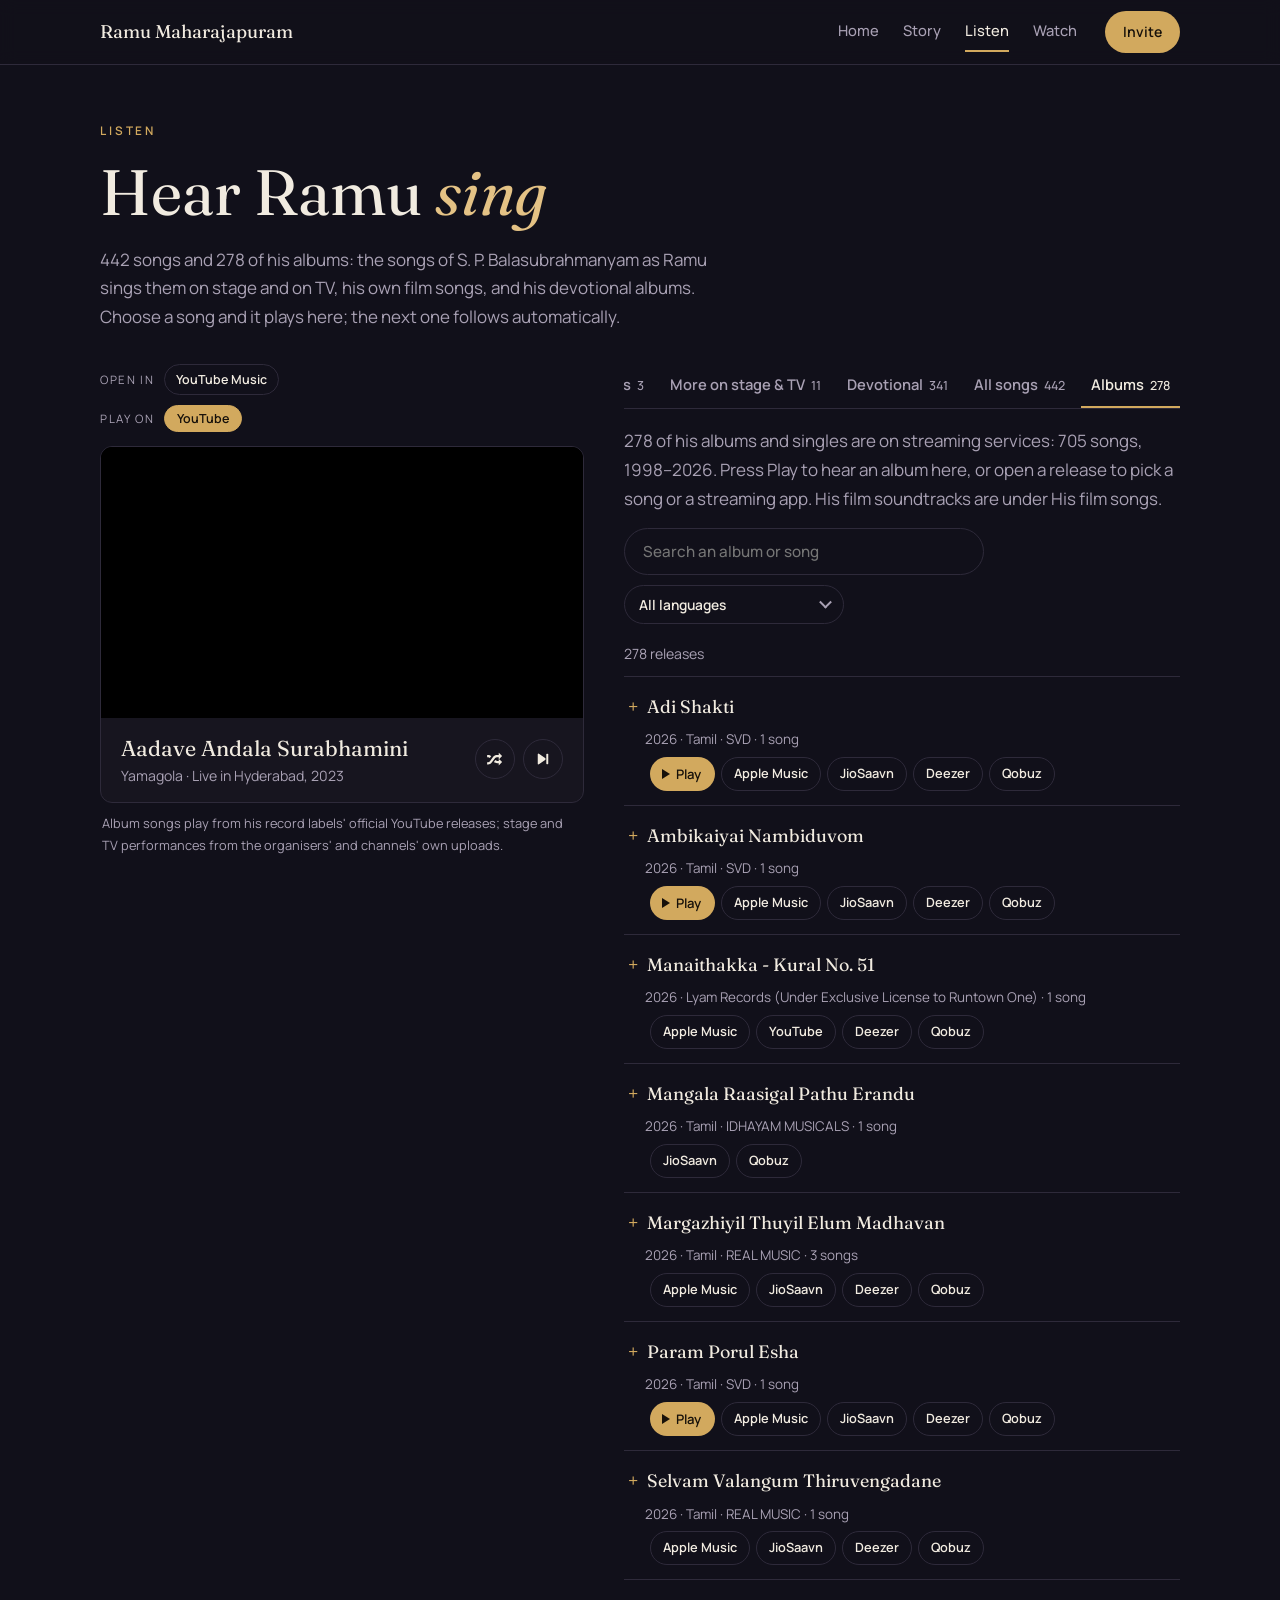
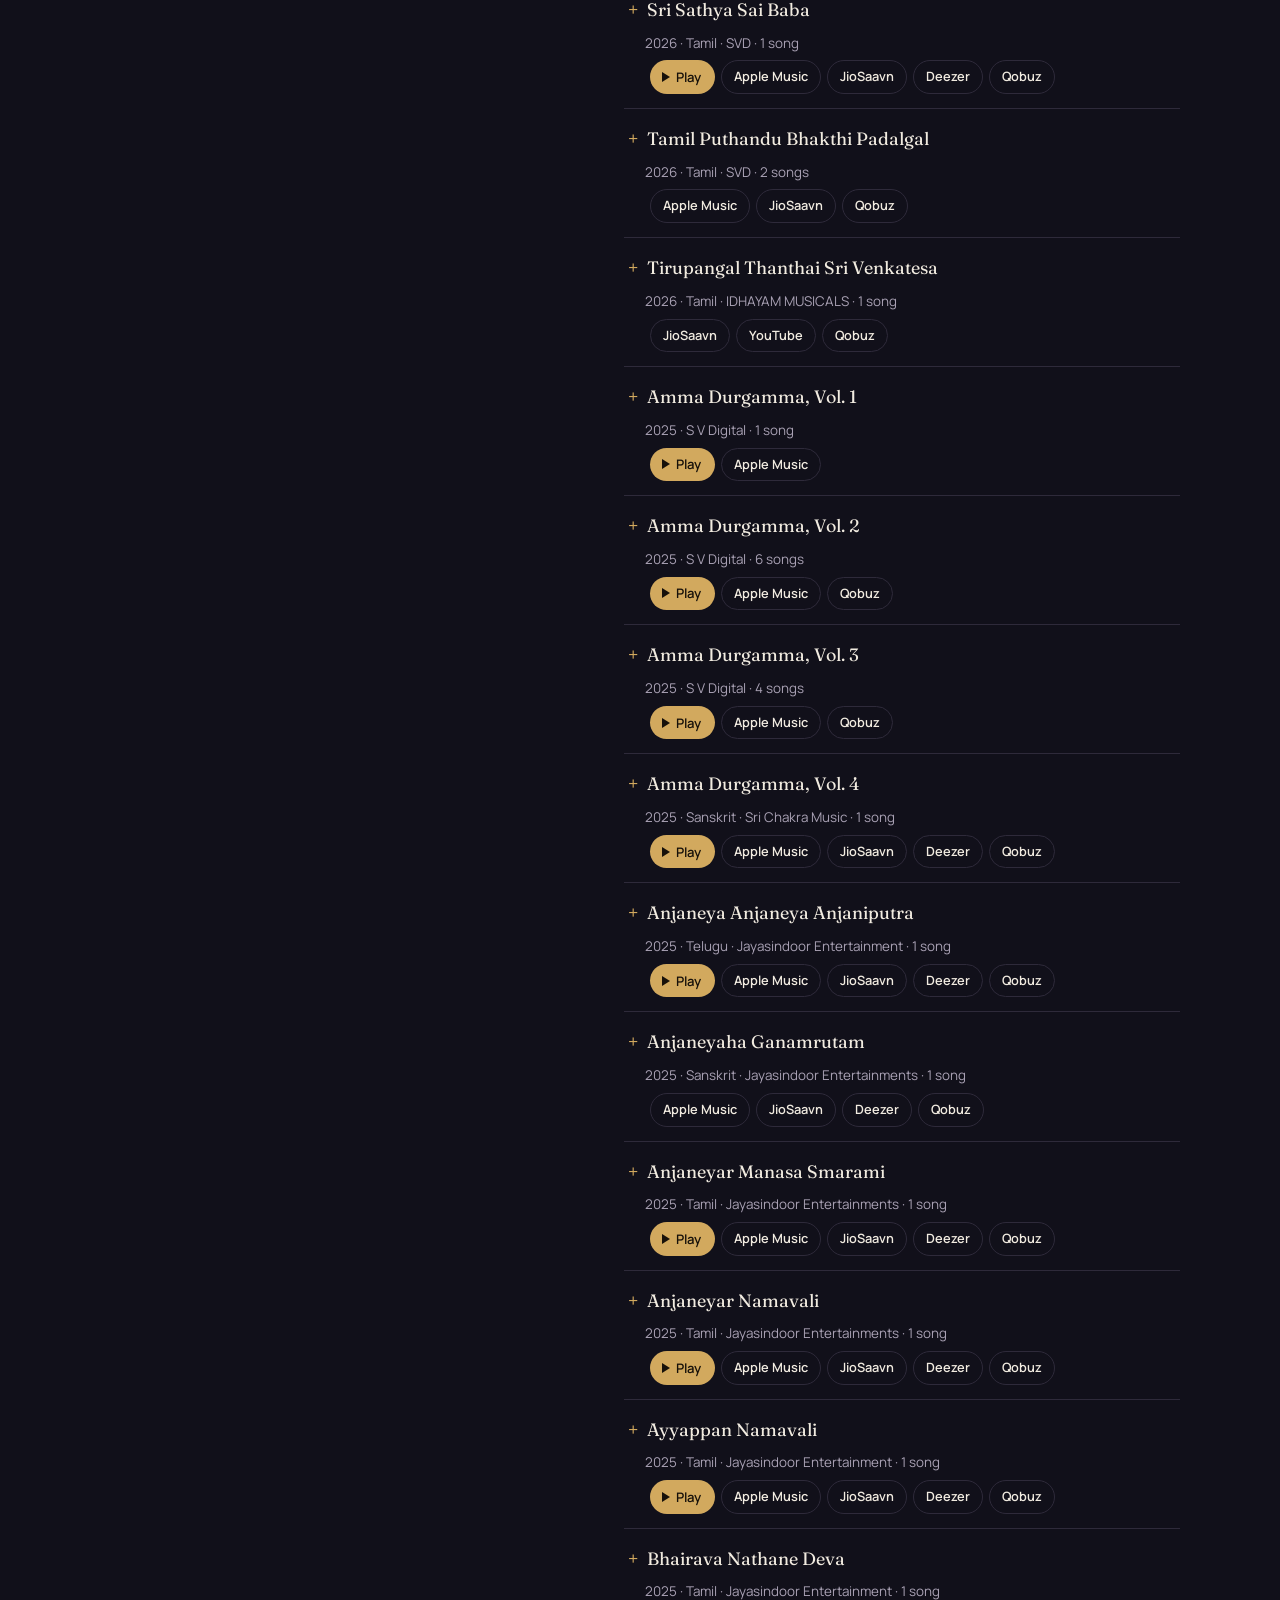
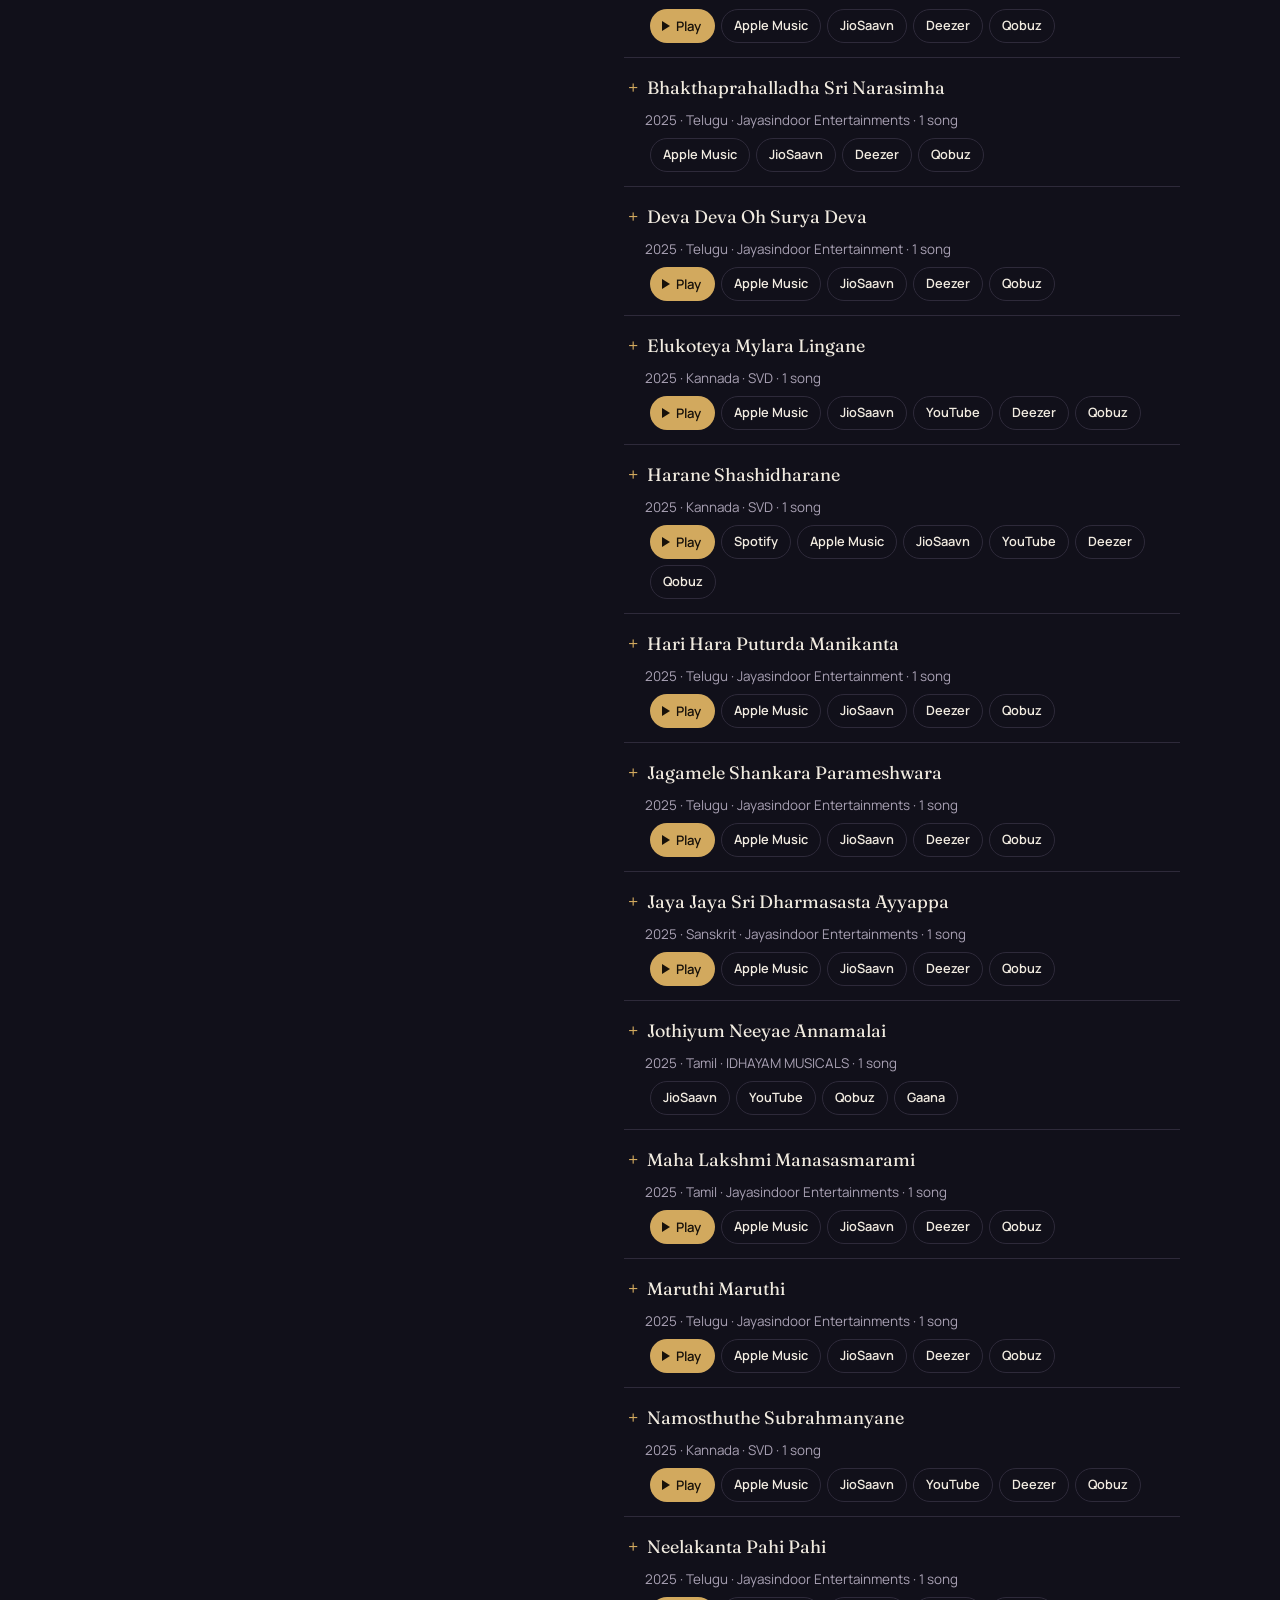
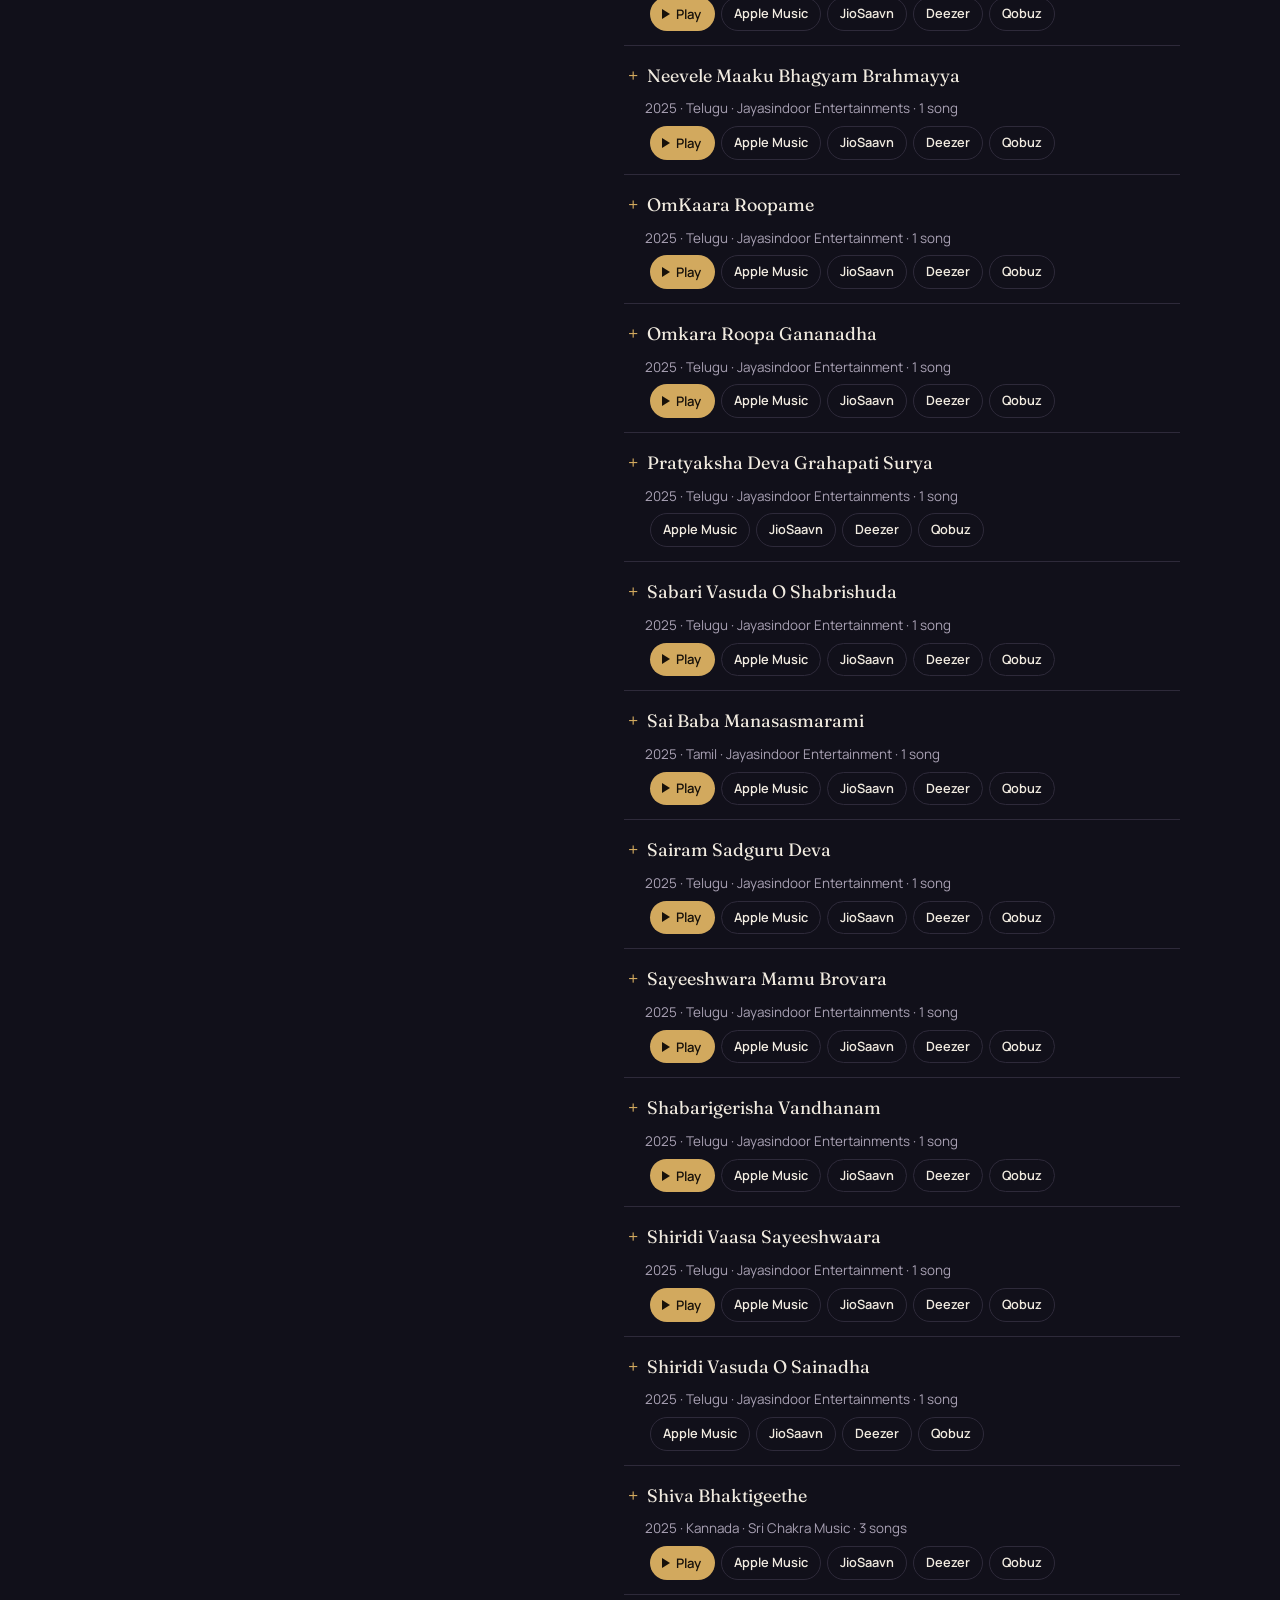
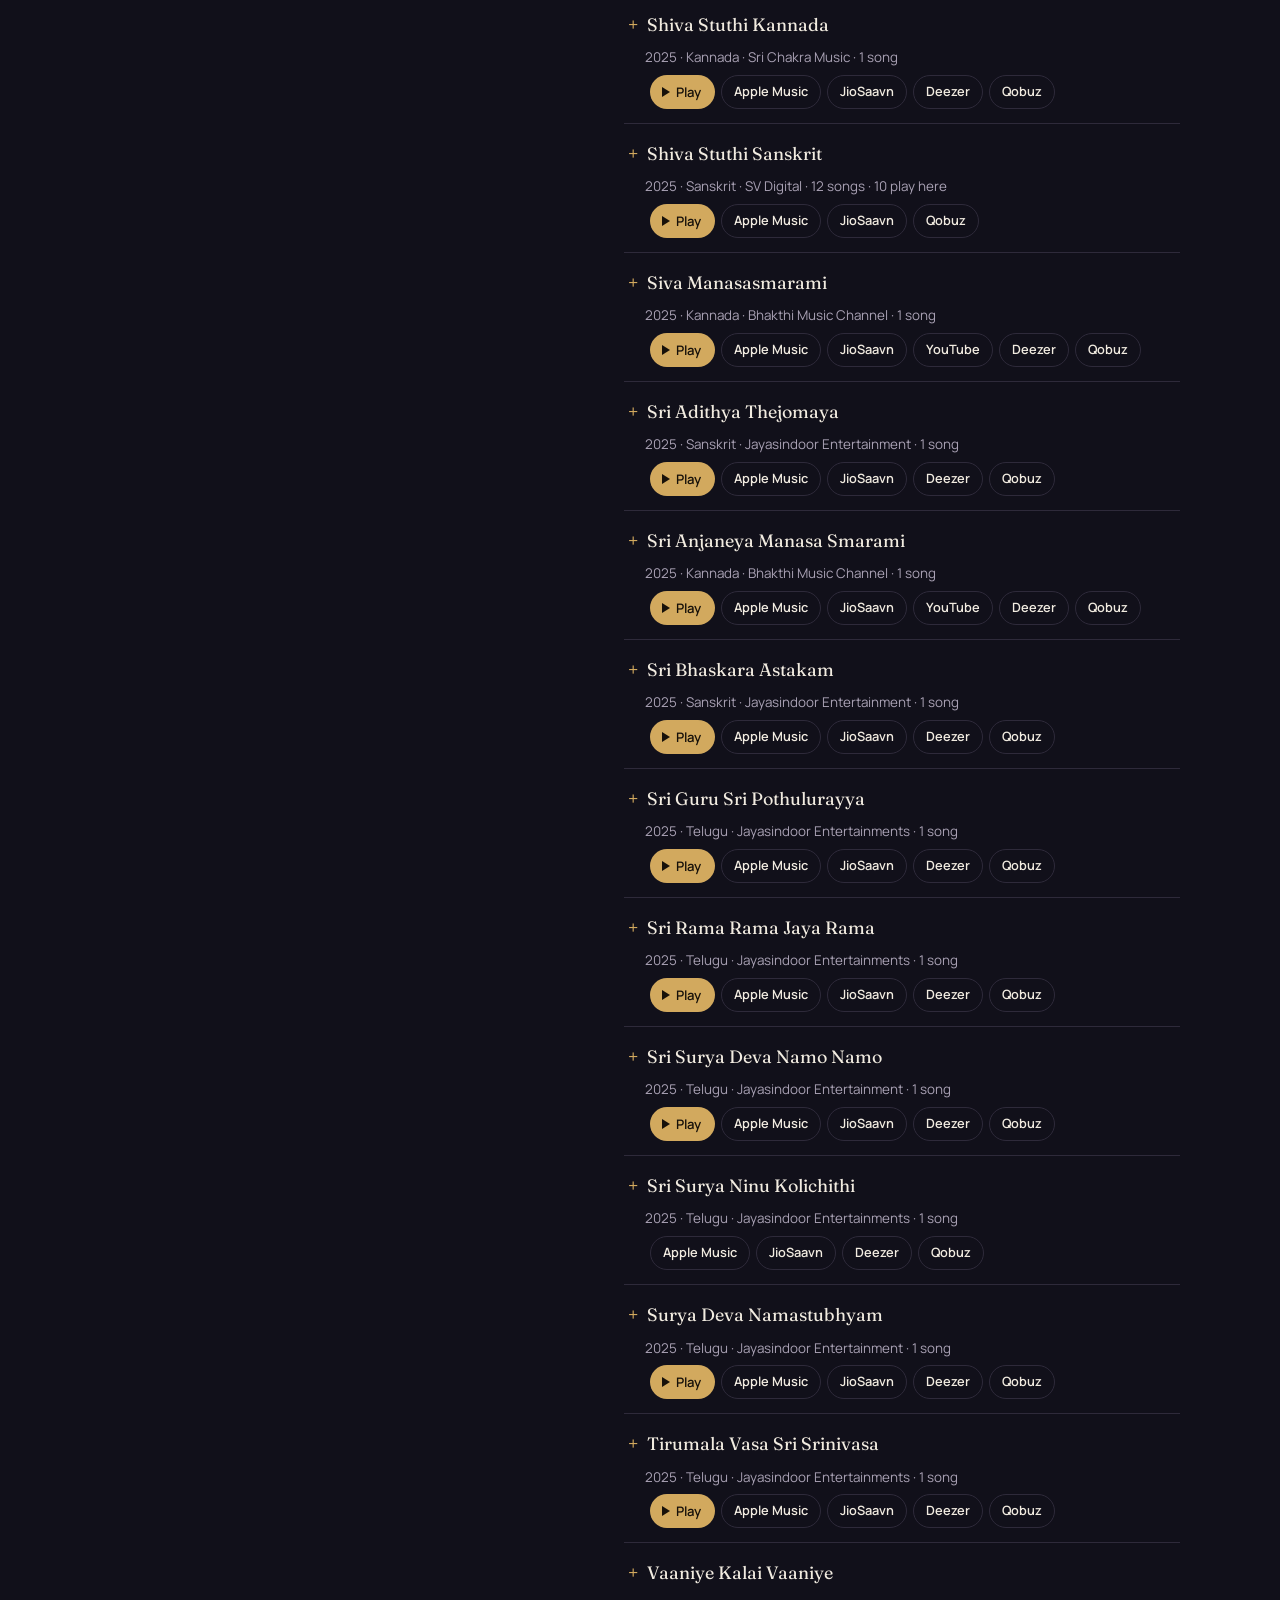
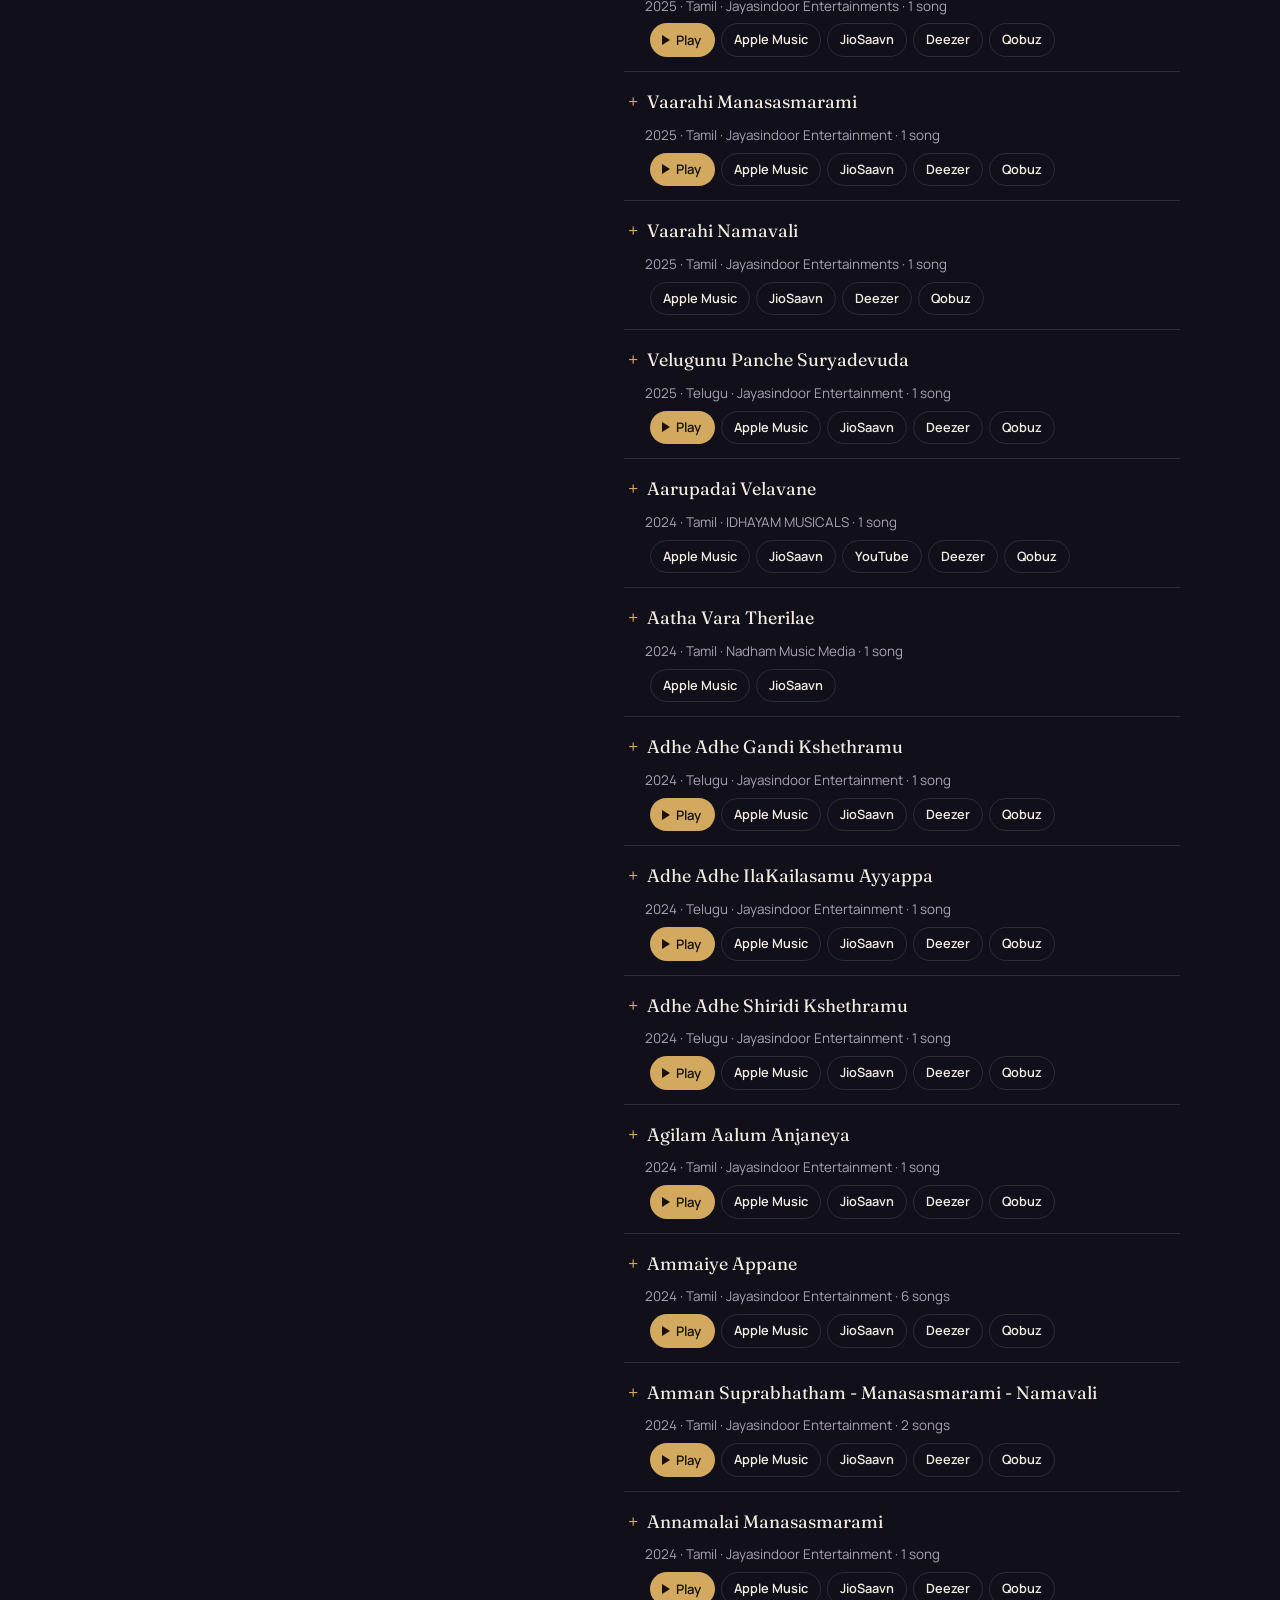
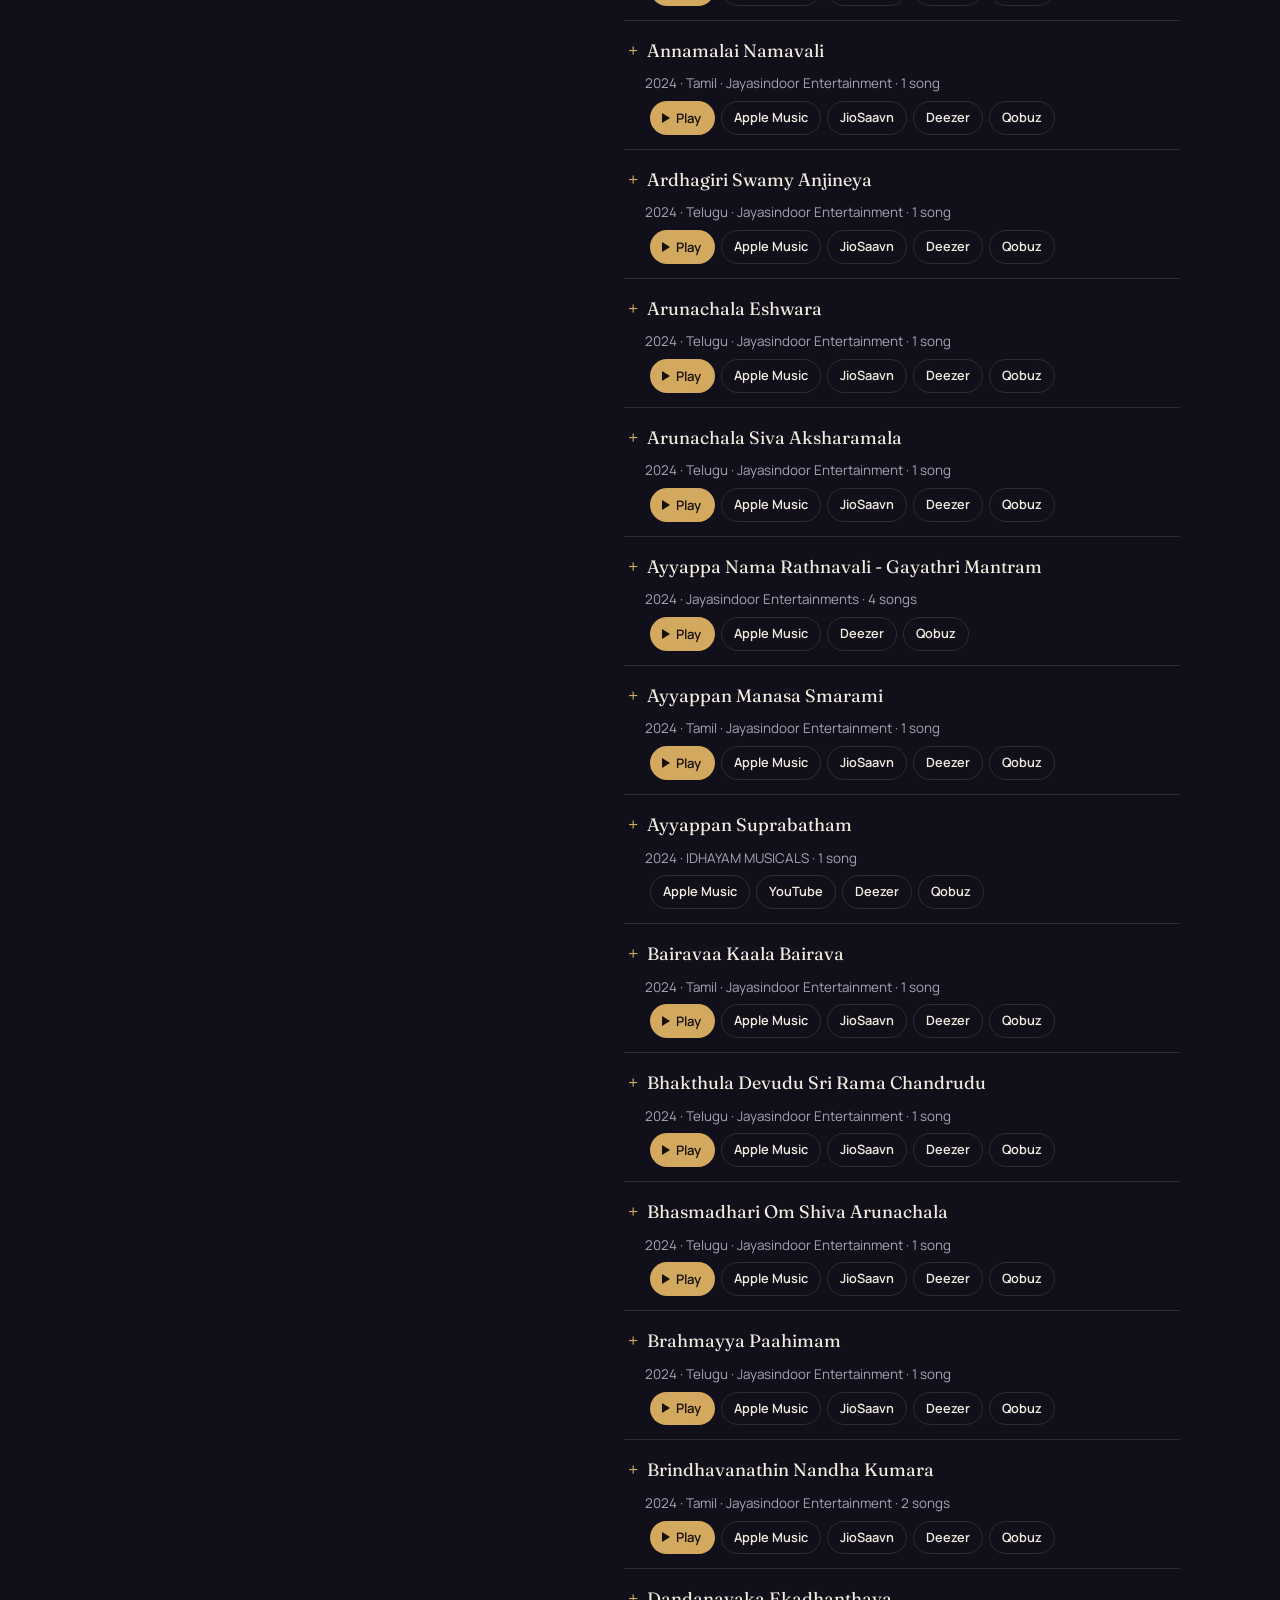
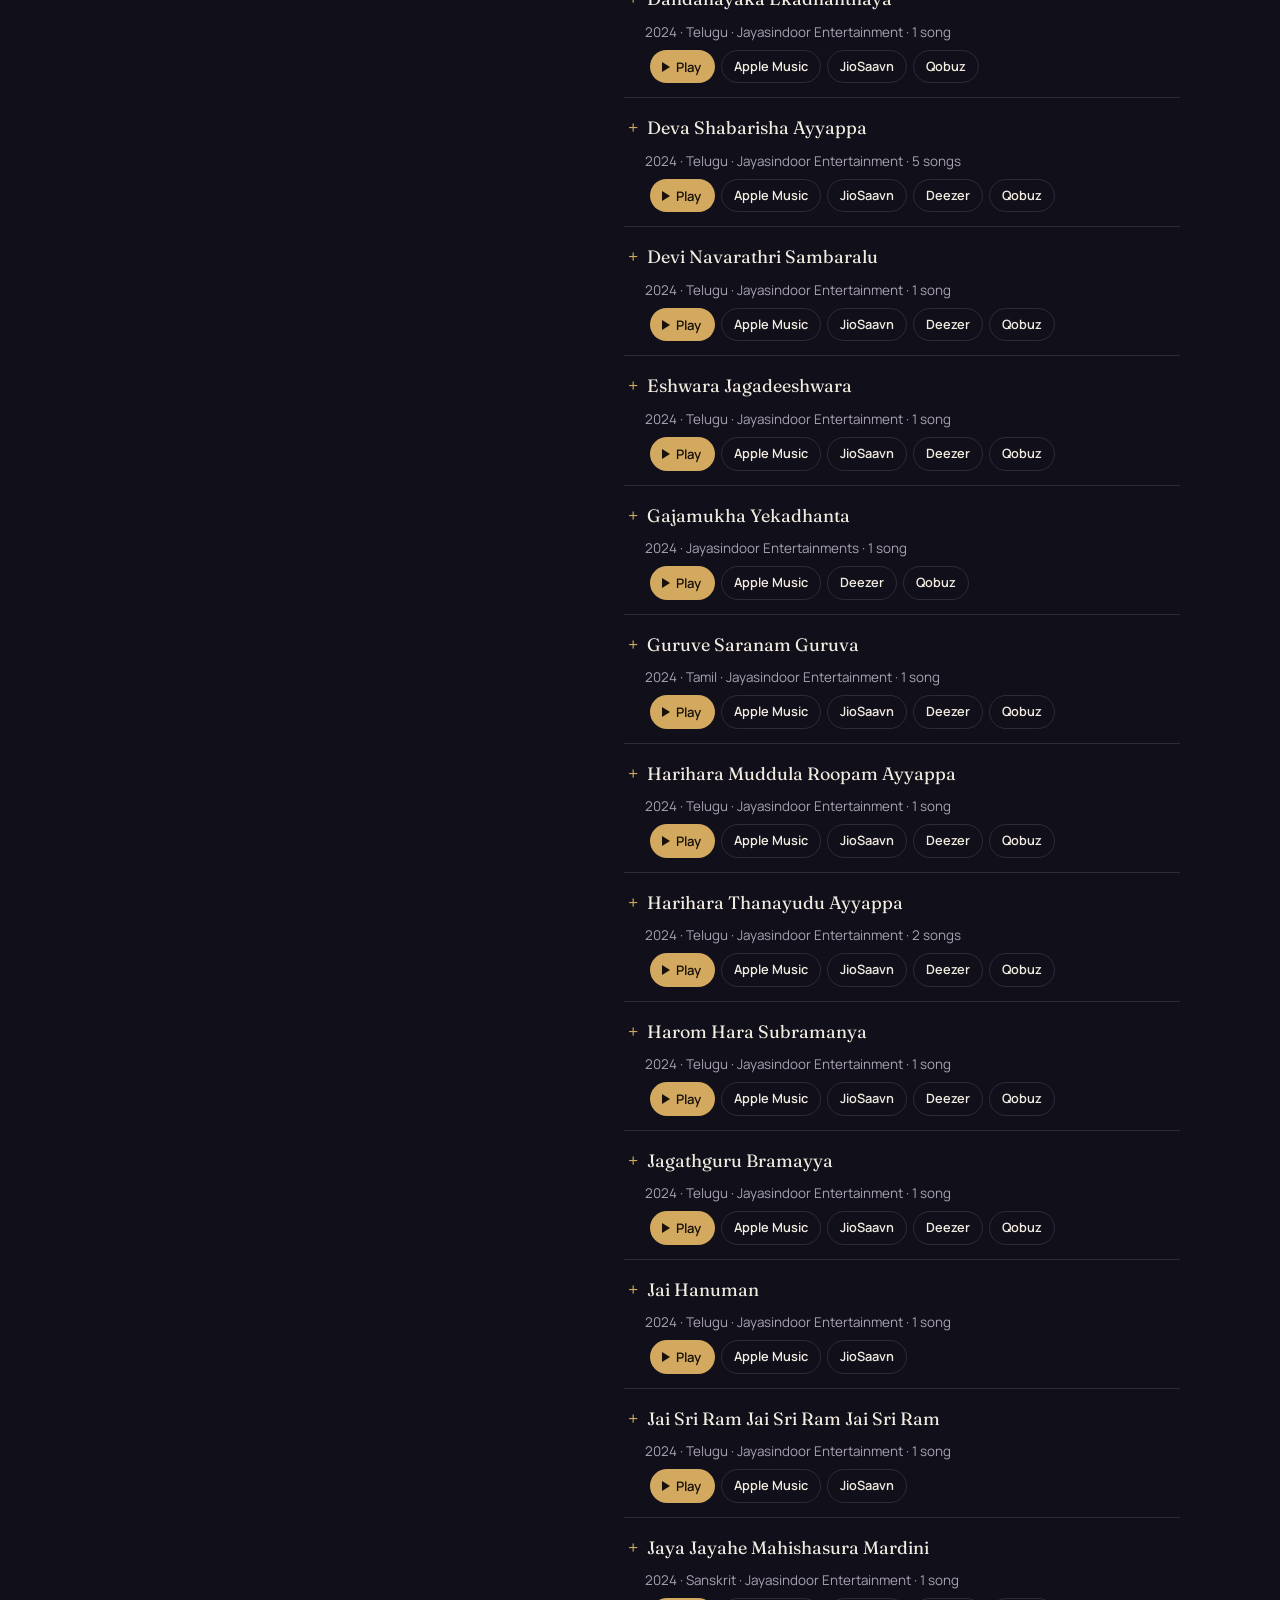
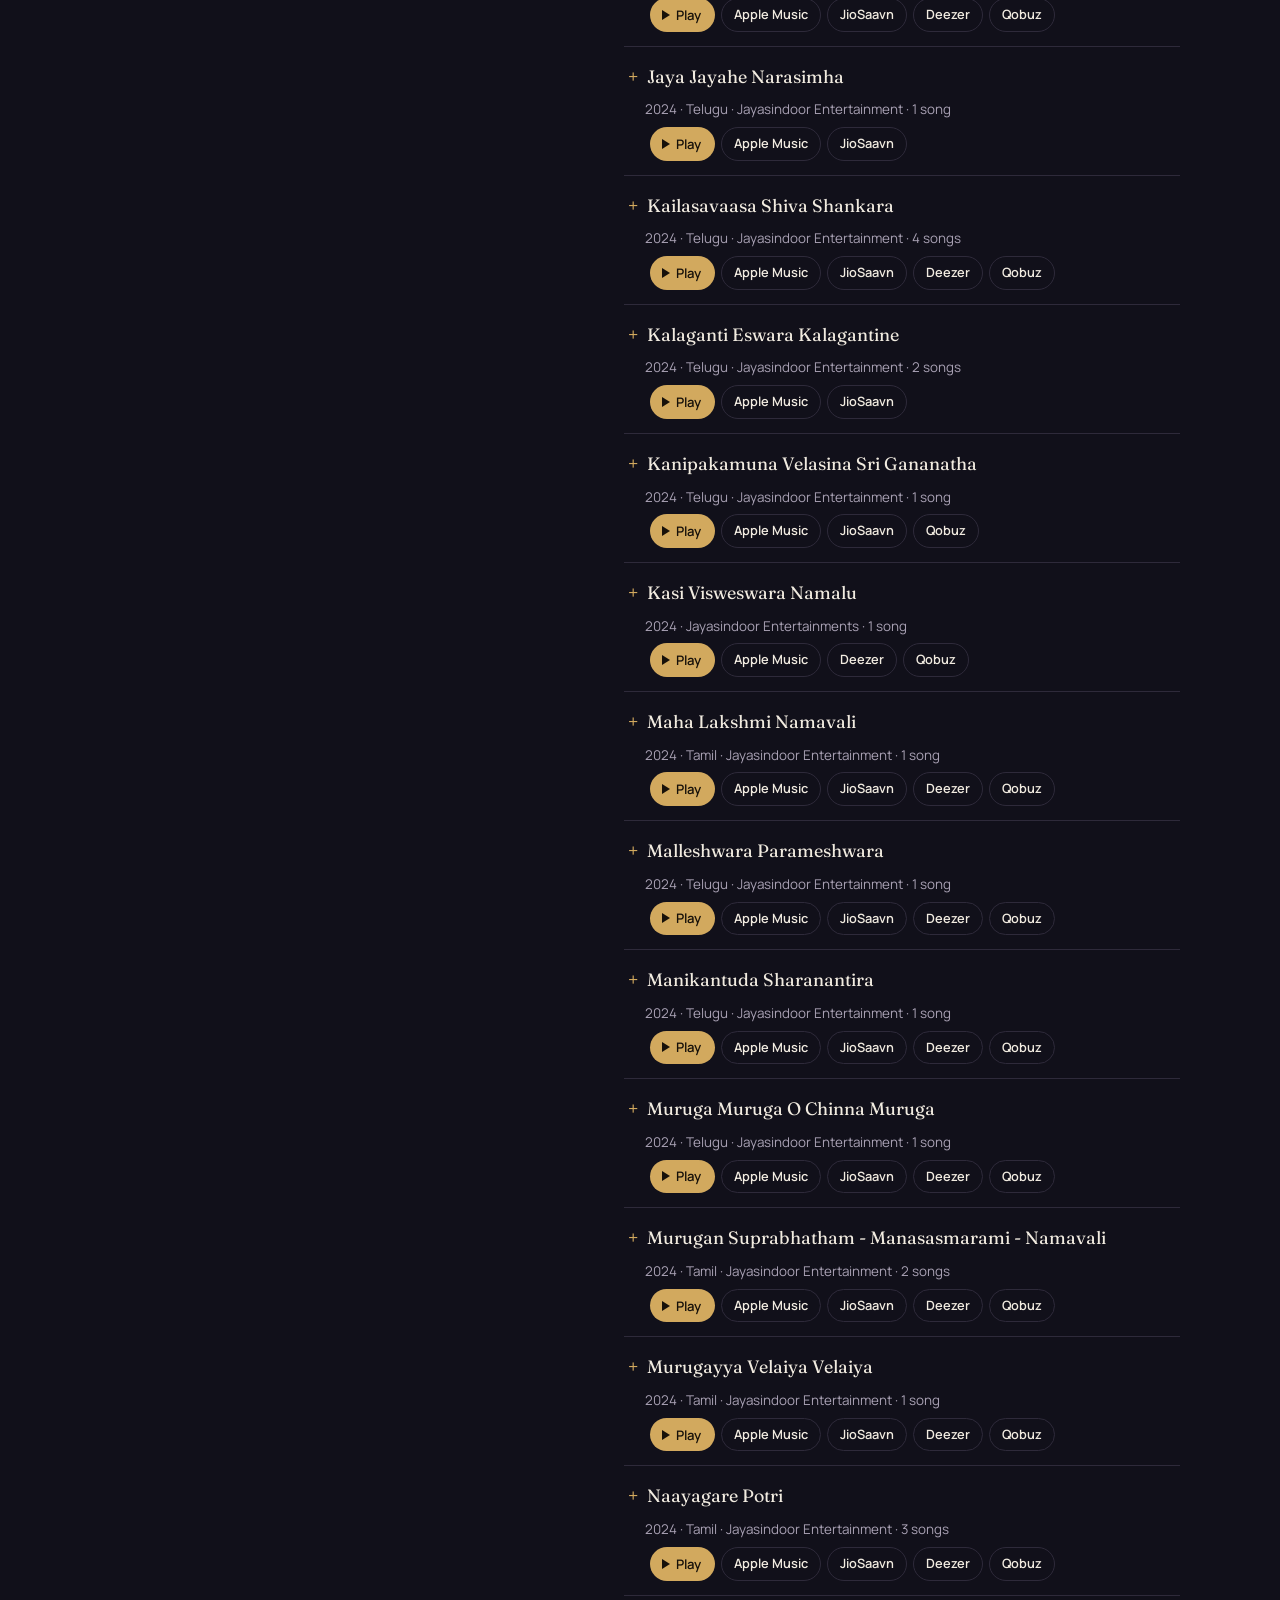
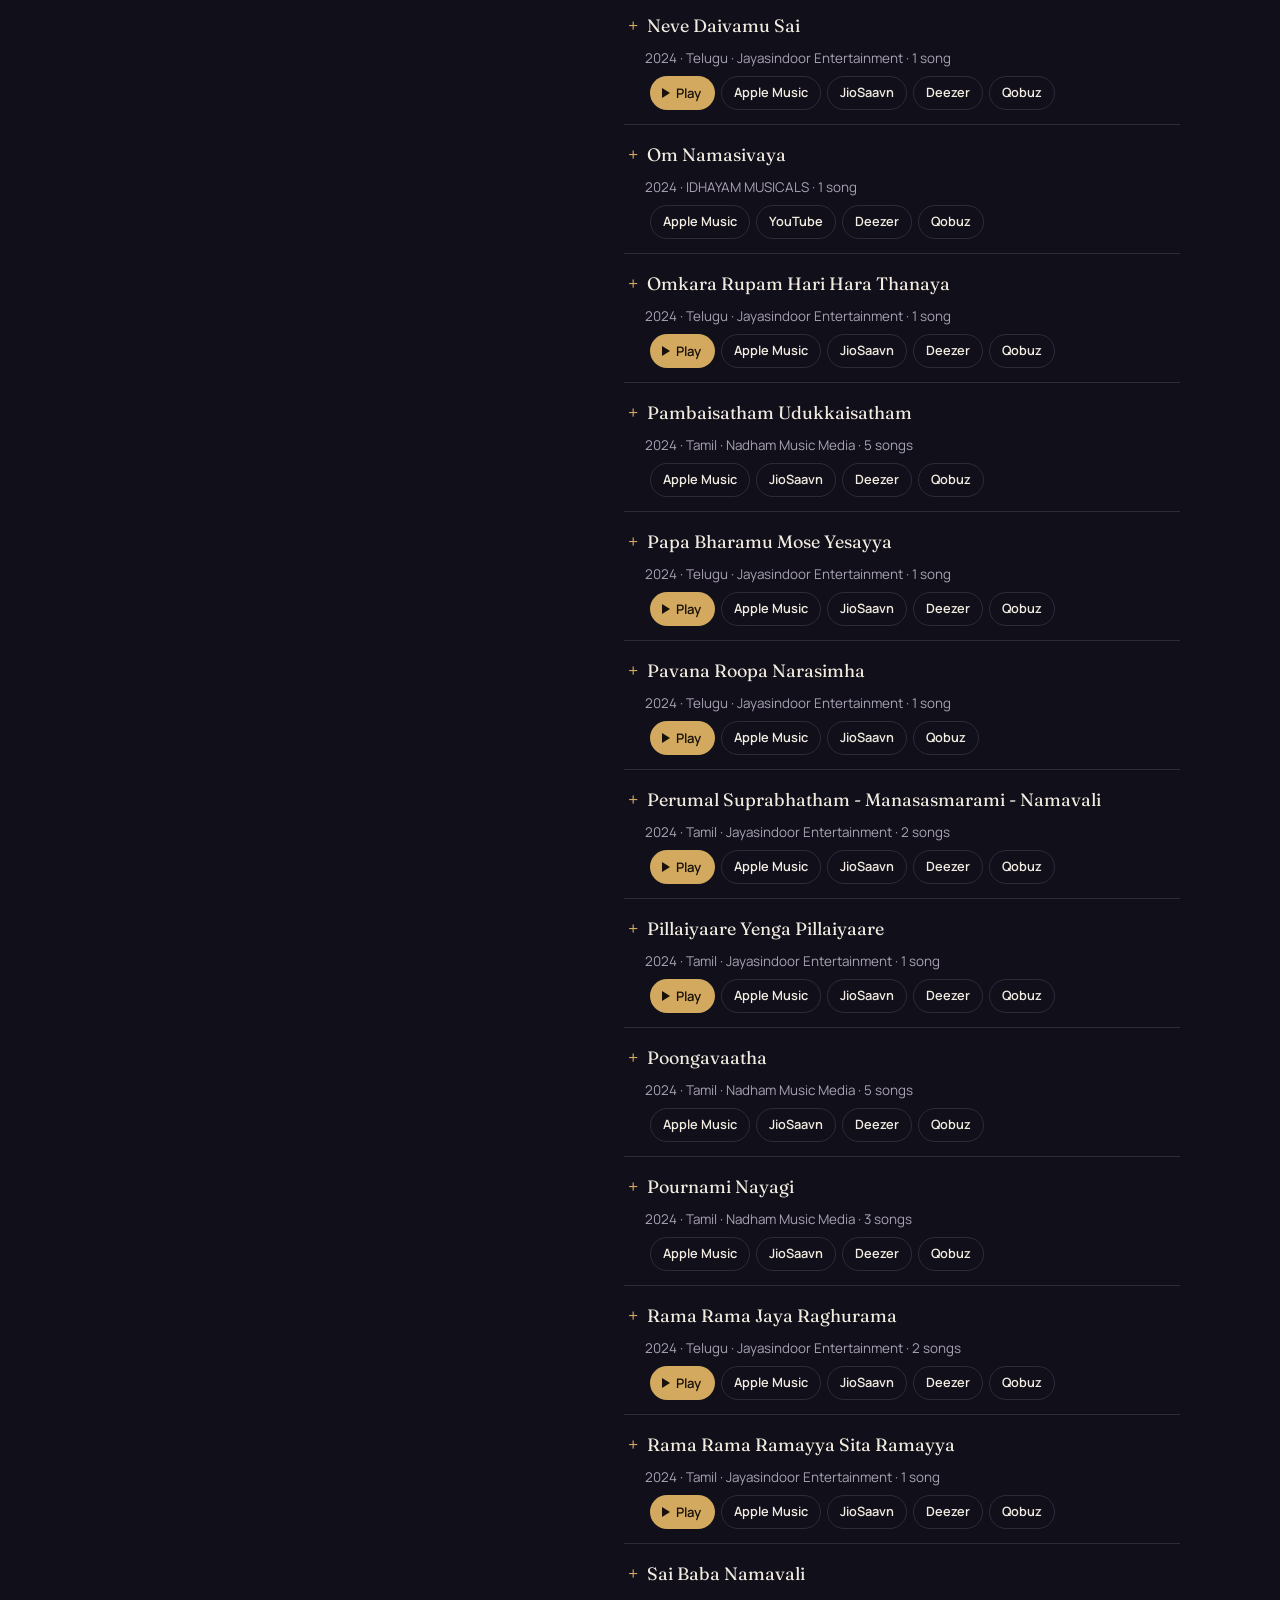
<file: docs/music/index.html>
<!doctype html>
<html lang="en">
<head>
<meta charset="utf-8">
<title>Albums · Ramu Maharajapuram</title>
<meta name="robots" content="noindex, follow">
<link rel="canonical" href="https://ramumaharajapuram.com/listen/">
<meta http-equiv="refresh" content="0; url=../listen/#albums">
<script>location.replace('../listen/#albums');</script>
</head>
<body><p>His discography is now on <a href="../listen/#albums">the Listen page</a>.</p></body>
</html>
</file>
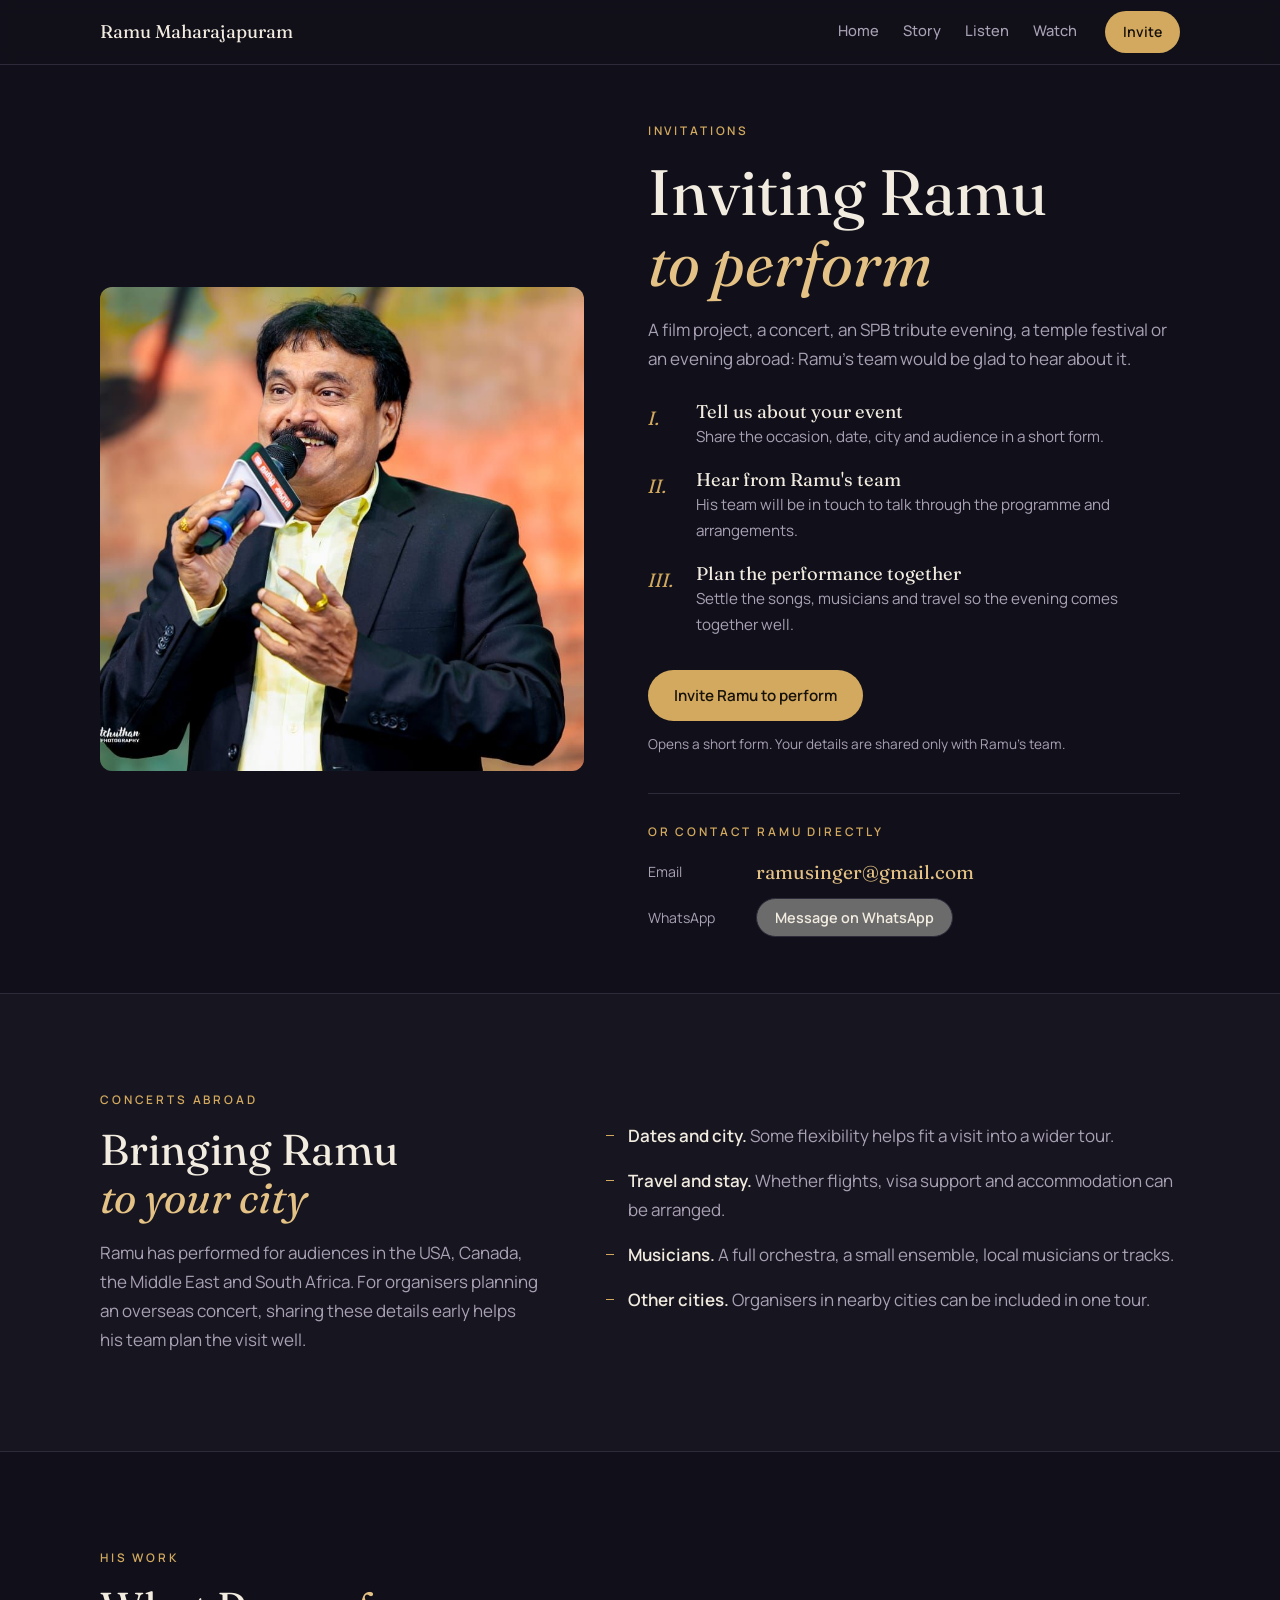
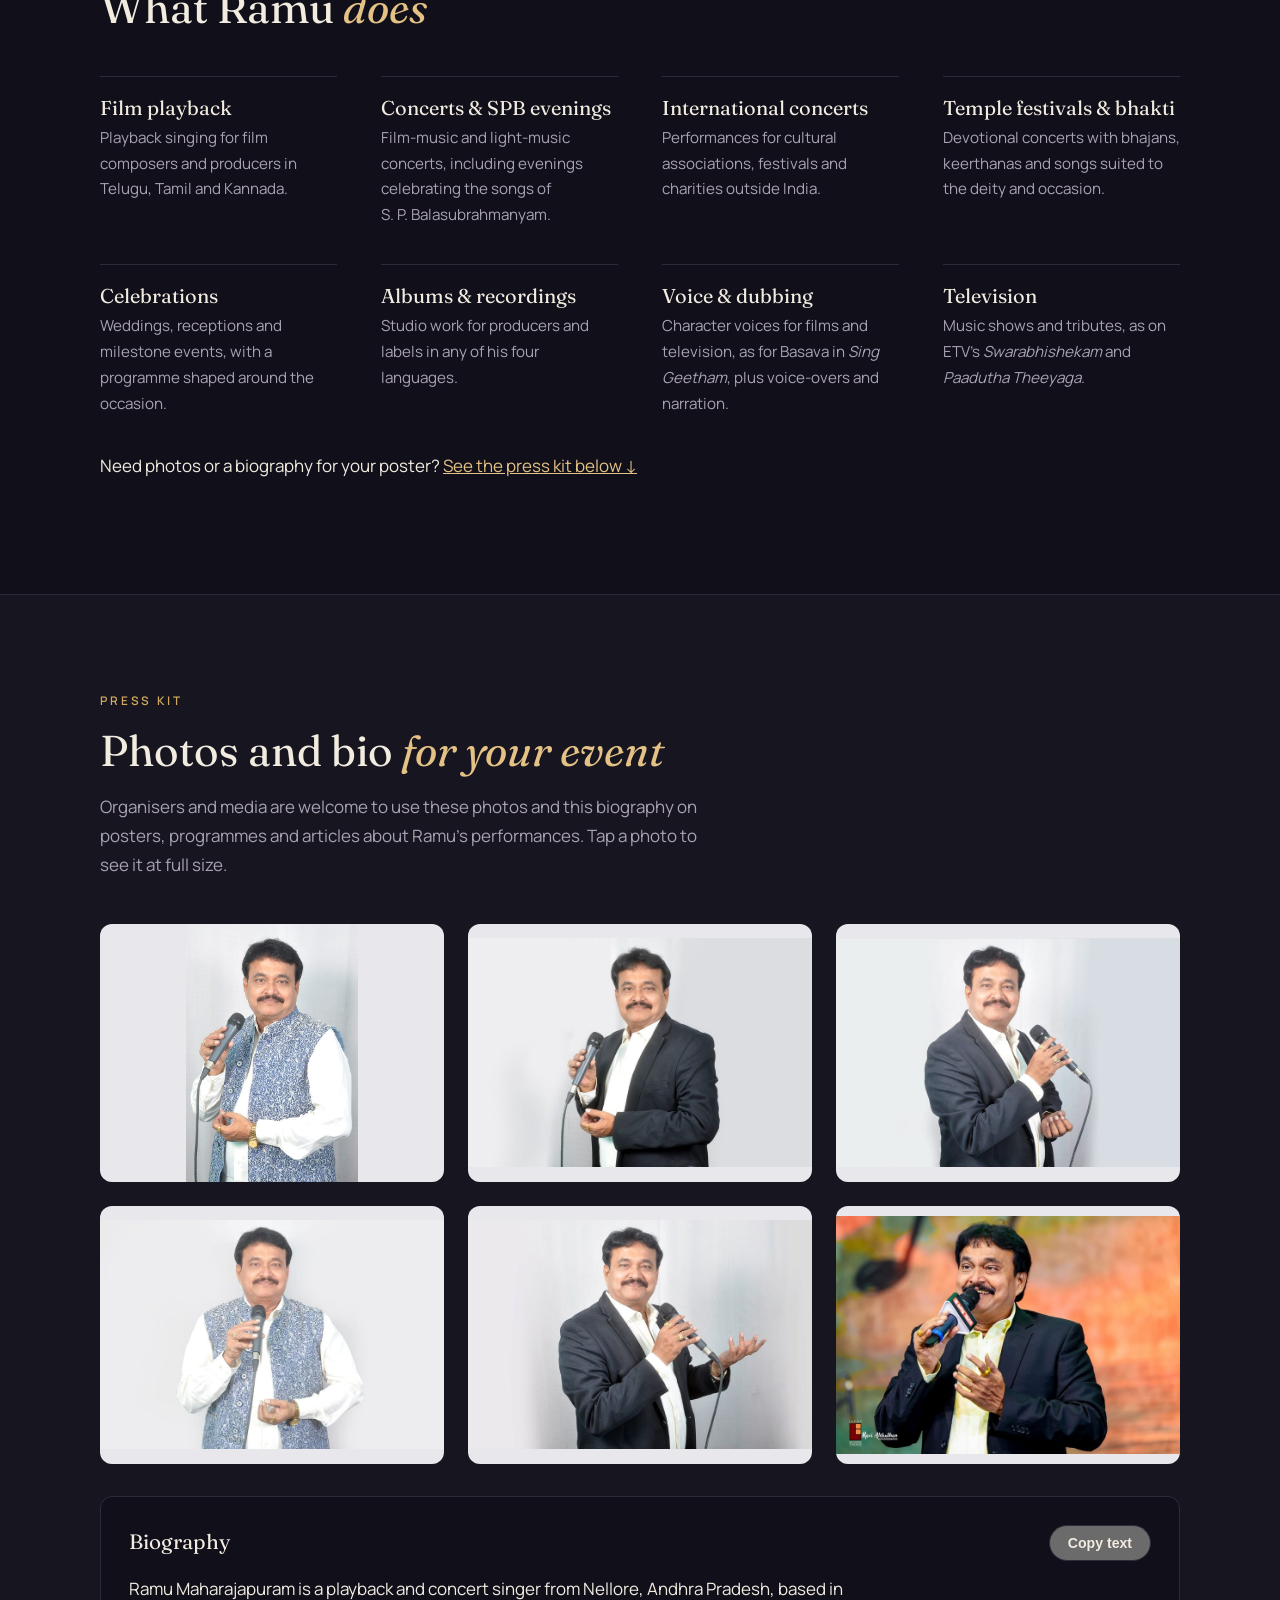
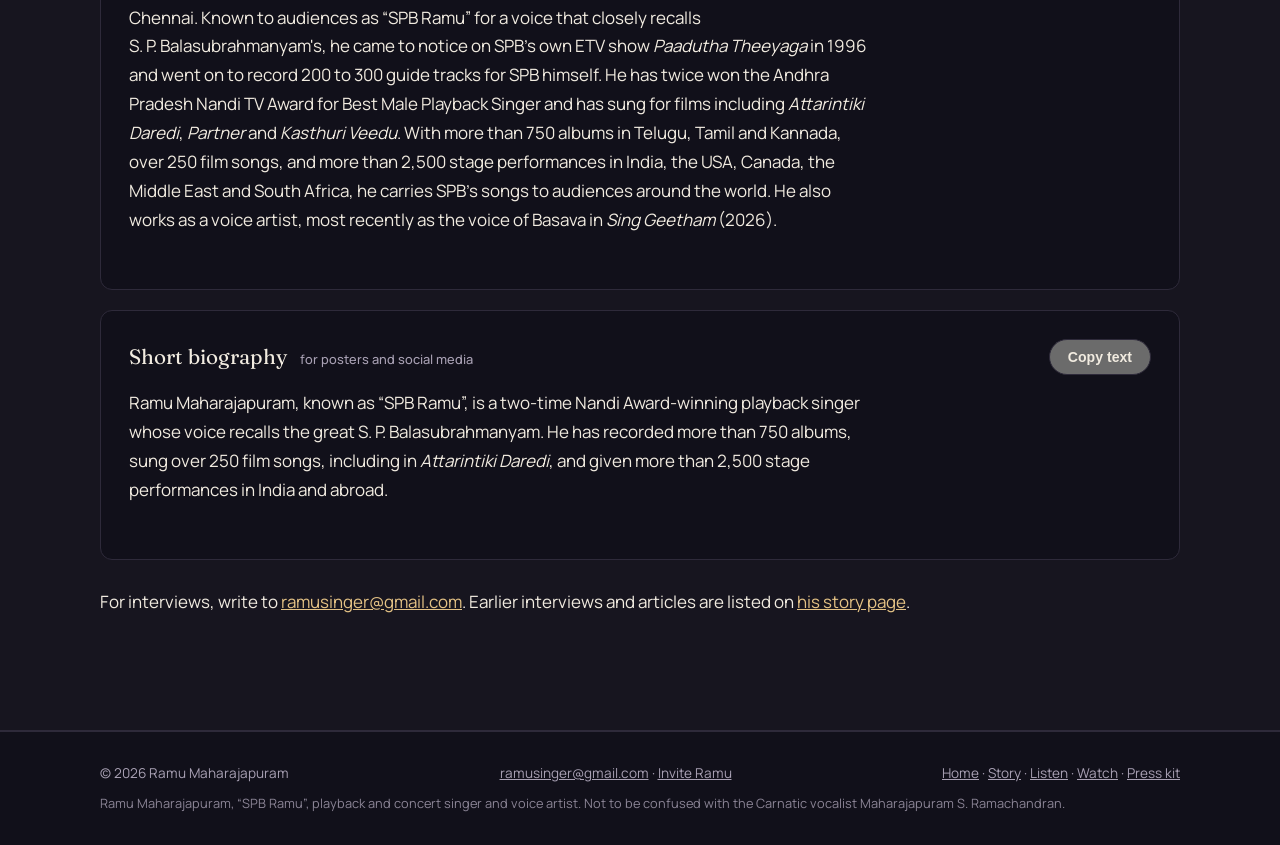
<file: docs/press/index.html>
<!doctype html>
<html lang="en">
<head>
<meta charset="utf-8">
<title>Press kit · Ramu Maharajapuram</title>
<meta name="robots" content="noindex, follow">
<link rel="canonical" href="https://ramumaharajapuram.com/invite/#press">
<meta http-equiv="refresh" content="0; url=../invite/#press">
<script>location.replace('../invite/#press');</script>
</head>
<body><p>The press kit has moved to <a href="../invite/#press">the Invite page</a>.</p></body>
</html>
</file>
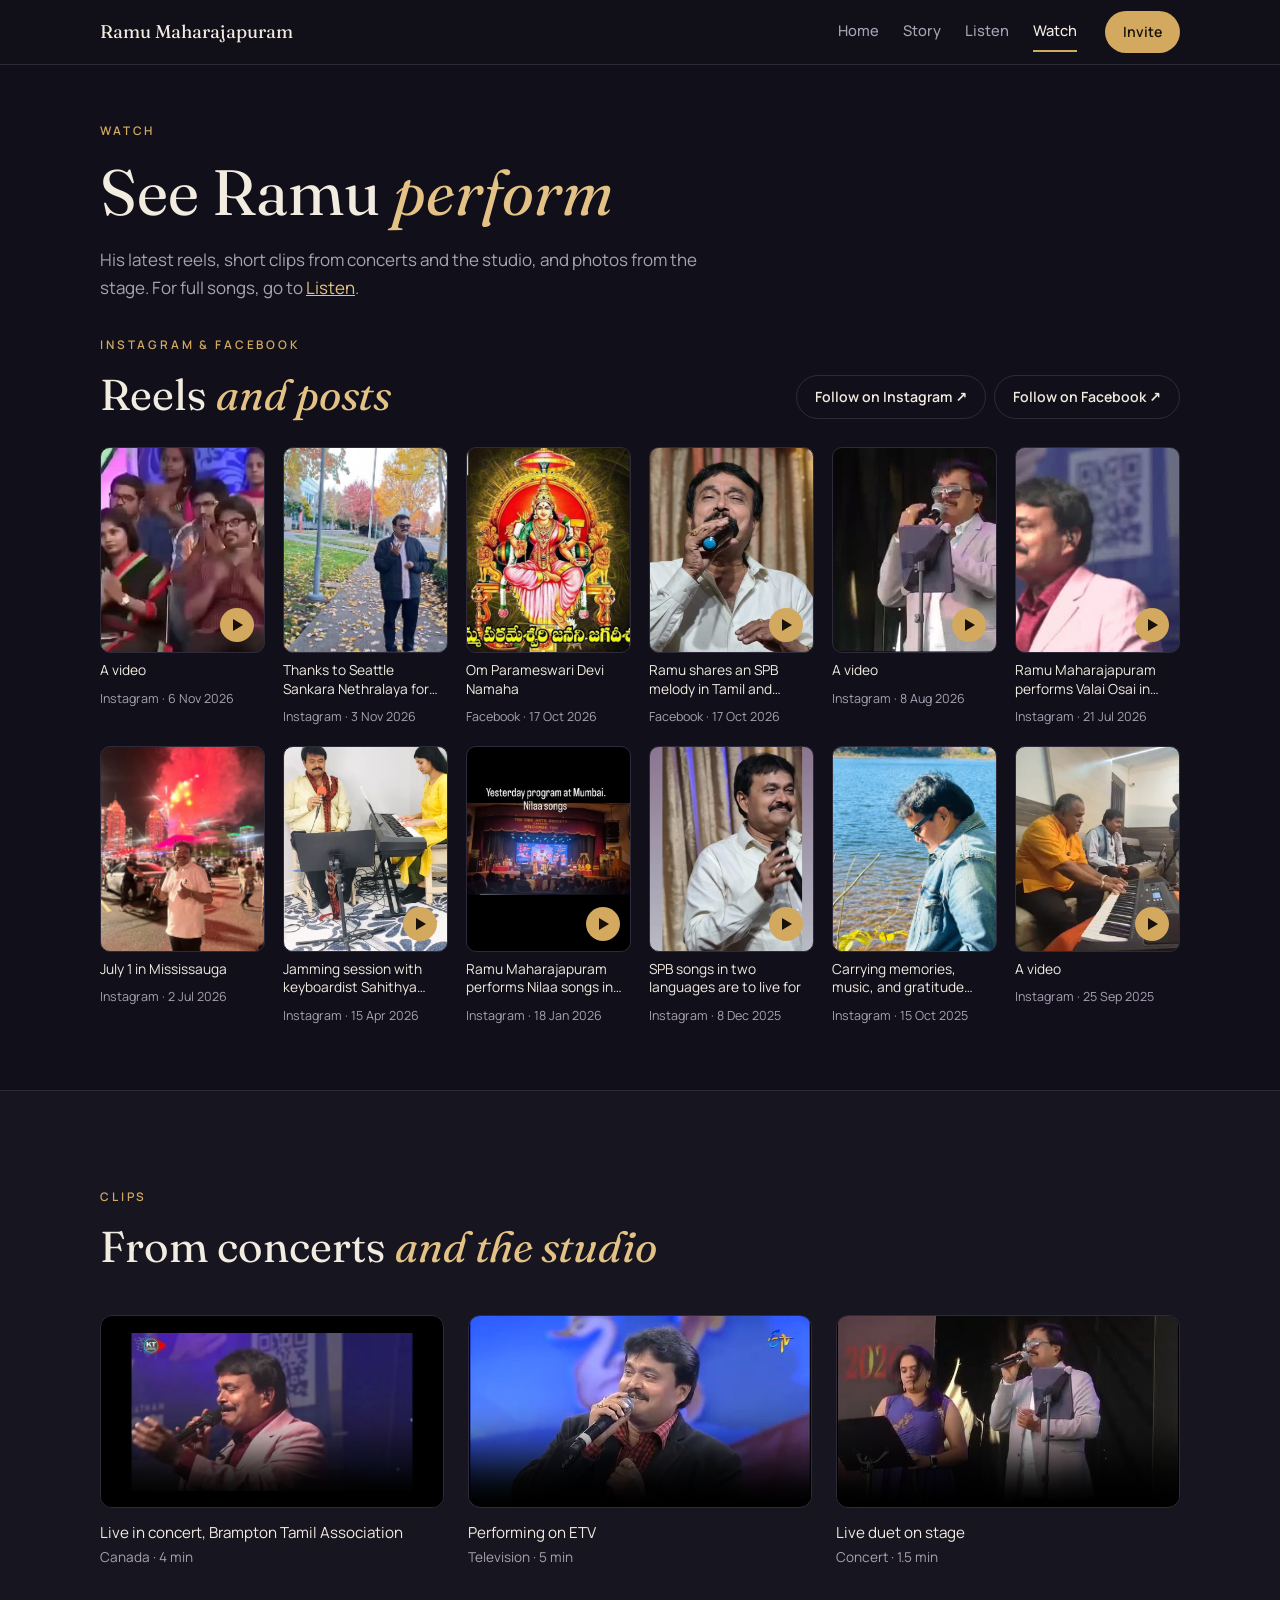
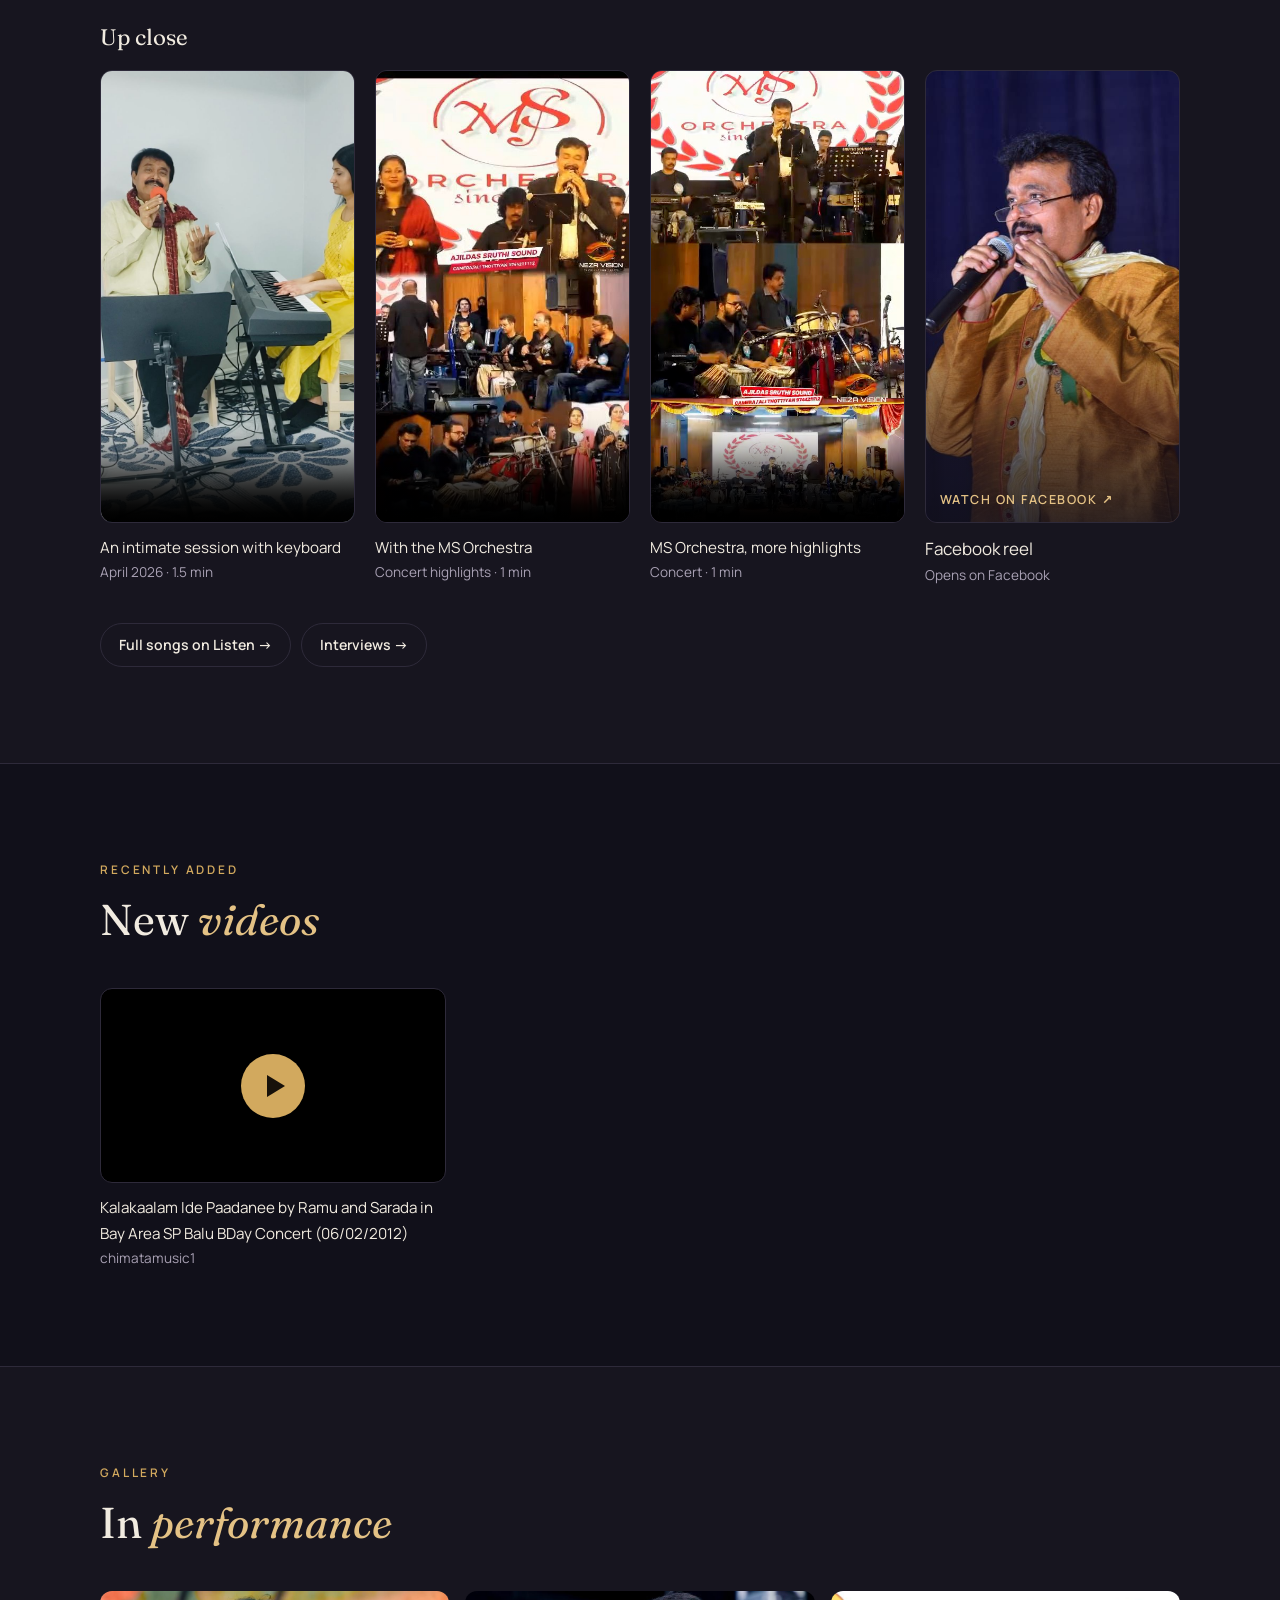
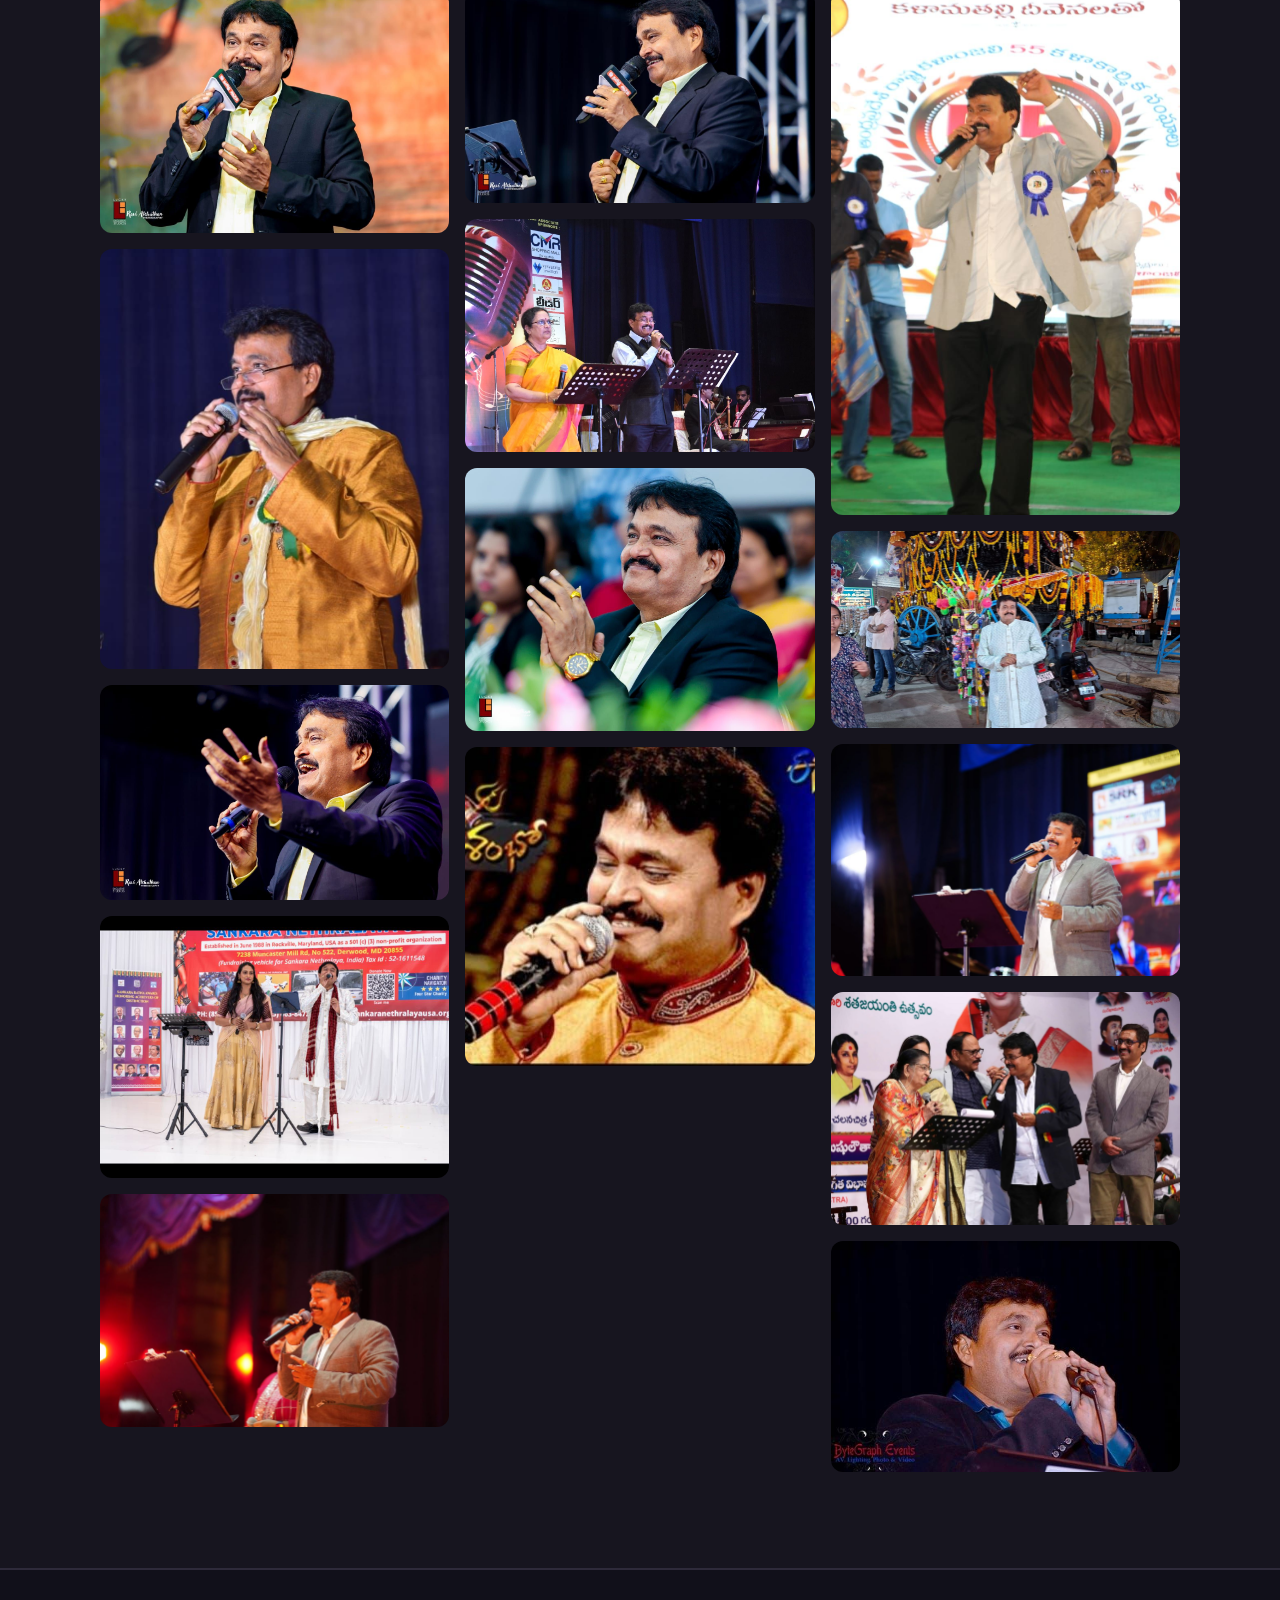
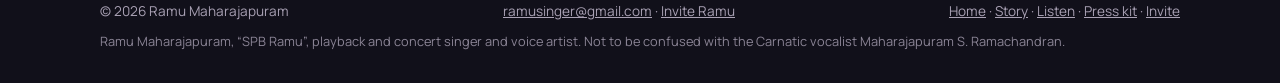
<file: docs/watch/index.html>
<!doctype html>
<html lang="en">
<head>
<meta charset="utf-8">
<meta name="viewport" content="width=device-width, initial-scale=1, viewport-fit=cover">
<title>Videos &amp; Photos · Ramu Maharajapuram (SPB Ramu)</title>
<meta name="description" content="Watch singer Ramu Maharajapuram (SPB Ramu) live in concert in Canada, on ETV, with the MS Orchestra and more, and see photos from his performances.">
<link rel="canonical" href="https://ramumaharajapuram.com/watch/">
<meta name="robots" content="index, follow, max-image-preview:large">
<meta property="og:title" content="Videos &amp; Photos · Ramu Maharajapuram (SPB Ramu)">
<meta property="og:description" content="Concerts, TV performances and photos of the singer audiences call “SPB Ramu”.">
<meta property="og:type" content="website">
<meta property="og:url" content="https://ramumaharajapuram.com/watch/">
<meta property="og:site_name" content="Ramu Maharajapuram">
<meta property="og:image" content="https://ramumaharajapuram.com/media/stage-clapping.jpg">
<meta name="twitter:card" content="summary_large_image">
<meta name="theme-color" content="#11101a">
<link rel="icon" href="data:image/svg+xml,%3Csvg xmlns='http://www.w3.org/2000/svg' viewBox='0 0 64 64'%3E%3Crect width='64' height='64' rx='14' fill='%2311101a'/%3E%3Ctext x='32' y='43' font-family='Georgia,serif' font-size='30' text-anchor='middle' fill='%23d2a95e'%3ERM%3C/text%3E%3C/svg%3E">
<link rel="preconnect" href="https://fonts.googleapis.com">
<link rel="preconnect" href="https://fonts.gstatic.com" crossorigin>
<link href="https://fonts.googleapis.com/css2?family=Fraunces:ital,opsz,wght@0,9..144,400;0,9..144,500;1,9..144,400&family=Manrope:wght@400;500;600&display=swap" rel="stylesheet">
<link rel="stylesheet" href="../site.css?v=233c1044d2">
<script type="application/ld+json">
{
  "@context": "https://schema.org",
  "@graph": [
    {
      "@type": "CollectionPage",
      "url": "https://ramumaharajapuram.com/watch/",
      "name": "Videos and photos of Ramu Maharajapuram",
      "isPartOf": { "@id": "https://ramumaharajapuram.com/#website" },
      "about": { "@id": "https://ramumaharajapuram.com/#ramu" }
    },
    {
      "@type": "VideoObject",
      "name": "Ramu Maharajapuram live in concert, Brampton Tamil Association, Canada",
      "description": "Ramu Maharajapuram (SPB Ramu) performing live at a Brampton Tamil Association concert in Canada.",
      "thumbnailUrl": "https://ramumaharajapuram.com/media/canada-brampton-poster.jpg",
      "contentUrl": "https://ramumaharajapuram.com/media/canada-brampton.mp4",
      "uploadDate": "2026-10-14",
      "duration": "PT4M19S"
    },
    {
      "@type": "BreadcrumbList",
      "itemListElement": [
        { "@type": "ListItem", "position": 1, "name": "Ramu Maharajapuram", "item": "https://ramumaharajapuram.com/" },
        { "@type": "ListItem", "position": 2, "name": "Watch", "item": "https://ramumaharajapuram.com/watch/" }
      ]
    }
  ]
}
</script>
</head>
<body>

<header class="bar">
  <div class="wrap bar-inner">
    <a class="mark" href="../">Ramu Maharajapuram</a>
    <nav class="tabs" aria-label="Main">
      <a href="../">Home</a>
      <a href="../life-story/">Story</a>
      <a href="../listen/">Listen</a>
      <a href="../watch/" aria-current="page">Watch</a>
    </nav>
    <a class="btn primary small invite-btn" href="../invite/">Invite</a>
  </div>
</header>

<main>
  <section class="page-head">
    <div class="wrap">
      <p class="label">Watch</p>
      <h1>See Ramu <em>perform</em></h1>
      <p class="lead">His latest reels, short clips from concerts and the studio, and photos from the stage. For full songs, go to <a href="../listen/">Listen</a>.</p>
    </div>
  </section>

  <!-- WATCHREELS:START -->
  <section class="reels">
    <div class="wrap">
      <div class="latest-head">
        <div><p class="label">Instagram &amp; Facebook</p><h2>Reels <em>and posts</em></h2></div>
        <div class="social-follow"><a class="btn quiet small" href="https://www.instagram.com/ramu_maharajapuram/" target="_blank" rel="noopener">Follow on Instagram ↗</a><a class="btn quiet small" href="https://www.facebook.com/1462245236964183" target="_blank" rel="noopener">Follow on Facebook ↗</a></div>
      </div>
      <div class="reel-grid"><a class="reel-card" href="https://www.instagram.com/reel/DfaMuloss0H/" target="_blank" rel="noopener" data-embed="https://www.instagram.com/reel/DfaMuloss0H/embed/" data-where="Instagram"><span class="reel-thumb" style="background-image:url(../media/social/ig_18121287263082212.jpg)"><span class=latest-play></span></span><span class="reel-text">A video</span><span class="new-meta">Instagram · 6 Nov 2026</span></a><a class="reel-card" href="https://www.instagram.com/p/DfQqwRpjgiJ/" target="_blank" rel="noopener" data-embed="https://www.instagram.com/p/DfQqwRpjgiJ/embed/" data-where="Instagram"><span class="reel-thumb" style="background-image:url(../media/social/ig_18115477001173140.jpg)"></span><span class="reel-text">Thanks to Seattle Sankara Nethralaya for the wonderful event</span><span class="new-meta">Instagram · 3 Nov 2026</span></a><a class="reel-card" href="https://www.facebook.com/122097271893517415/posts/122097302925517415" target="_blank" rel="noopener"><span class="reel-thumb" style="background-image:url(../media/social/fb_122097302925517415.jpg)"></span><span class="reel-text">Om Parameswari Devi Namaha</span><span class="new-meta">Facebook · 17 Oct 2026</span></a><a class="reel-card" href="https://www.facebook.com/reel/1745074573271025/" target="_blank" rel="noopener"><span class="reel-thumb" style="background-image:url(../media/social/fb_122097272139517415.jpg)"><span class=latest-play></span></span><span class="reel-text">Ramu shares an SPB melody in Tamil and Telugu</span><span class="new-meta">Facebook · 17 Oct 2026</span></a><a class="reel-card" href="https://www.instagram.com/reel/Dbwje9szt2V/" target="_blank" rel="noopener" data-embed="https://www.instagram.com/reel/Dbwje9szt2V/embed/" data-where="Instagram"><span class="reel-thumb" style="background-image:url(../media/social/ig_18096406175028580.jpg)"><span class=latest-play></span></span><span class="reel-text">A video</span><span class="new-meta">Instagram · 8 Aug 2026</span></a><a class="reel-card" href="https://www.instagram.com/reel/DbEk4ZHMzhq/" target="_blank" rel="noopener" data-embed="https://www.instagram.com/reel/DbEk4ZHMzhq/embed/" data-where="Instagram"><span class="reel-thumb" style="background-image:url(../media/social/ig_17890402587604595.jpg)"><span class=latest-play></span></span><span class="reel-text">Ramu Maharajapuram performs Valai Osai in Canada</span><span class="new-meta">Instagram · 21 Jul 2026</span></a><a class="reel-card" href="https://www.instagram.com/p/DaSsKYfjqcY/" target="_blank" rel="noopener" data-embed="https://www.instagram.com/p/DaSsKYfjqcY/embed/" data-where="Instagram"><span class="reel-thumb" style="background-image:url(../media/social/ig_18089646791378428.jpg)"></span><span class="reel-text">July 1 in Mississauga</span><span class="new-meta">Instagram · 2 Jul 2026</span></a><a class="reel-card" href="https://www.instagram.com/reel/DXK6ILcjrI8/" target="_blank" rel="noopener" data-embed="https://www.instagram.com/reel/DXK6ILcjrI8/embed/" data-where="Instagram"><span class="reel-thumb" style="background-image:url(../media/social/ig_17962886262078079.jpg)"><span class=latest-play></span></span><span class="reel-text">Jamming session with keyboardist Sahithya Rajith</span><span class="new-meta">Instagram · 15 Apr 2026</span></a><a class="reel-card" href="https://www.instagram.com/reel/DTo8fAEEYJ4/" target="_blank" rel="noopener" data-embed="https://www.instagram.com/reel/DTo8fAEEYJ4/embed/" data-where="Instagram"><span class="reel-thumb" style="background-image:url(../media/social/ig_18078013115340829.jpg)"><span class=latest-play></span></span><span class="reel-text">Ramu Maharajapuram performs Nilaa songs in Mumbai</span><span class="new-meta">Instagram · 18 Jan 2026</span></a><a class="reel-card" href="https://www.instagram.com/reel/DSATd6qEvJC/" target="_blank" rel="noopener" data-embed="https://www.instagram.com/reel/DSATd6qEvJC/embed/" data-where="Instagram"><span class="reel-thumb" style="background-image:url(../media/social/ig_18104148166709853.jpg)"><span class=latest-play></span></span><span class="reel-text">SPB songs in two languages are to live for</span><span class="new-meta">Instagram · 8 Dec 2025</span></a><a class="reel-card" href="https://www.instagram.com/p/DP0Bf1IDE0I/" target="_blank" rel="noopener" data-embed="https://www.instagram.com/p/DP0Bf1IDE0I/embed/" data-where="Instagram"><span class="reel-thumb" style="background-image:url(../media/social/ig_18074693893919608.jpg)"></span><span class="reel-text">Carrying memories, music, and gratitude everywhere</span><span class="new-meta">Instagram · 15 Oct 2025</span></a><a class="reel-card" href="https://www.instagram.com/reel/DPCJmZjklma/" target="_blank" rel="noopener" data-embed="https://www.instagram.com/reel/DPCJmZjklma/embed/" data-where="Instagram"><span class="reel-thumb" style="background-image:url(../media/social/ig_18079520752963333.jpg)"><span class=latest-play></span></span><span class="reel-text">A video</span><span class="new-meta">Instagram · 25 Sep 2025</span></a></div>
    </div>
    <dialog class="social-player" id="social-player" aria-label="Post">
      <div class="social-player-bar"><a id="social-open" target="_blank" rel="noopener">Open ↗</a><button type="button" id="social-close">Close</button></div>
      <div class="social-player-frame" id="social-frame"></div>
    </dialog>
    <script>
    (() => {
      // Tapping an Instagram card opens Instagram's own player here; nothing loads from Instagram until then.
      const dlg = document.getElementById('social-player'), frame = document.getElementById('social-frame'), open = document.getElementById('social-open');
      if (!dlg.showModal) return;
      const shut = () => { frame.replaceChildren(); dlg.close(); };
      document.querySelectorAll('.reel-card[data-embed]').forEach((a) => a.addEventListener('click', (e) => {
        e.preventDefault();
        if (window.RP) RP.pause();
        document.querySelectorAll('main video').forEach((v) => v.pause());
        const f = document.createElement('iframe');
        f.src = a.dataset.embed; f.title = a.dataset.where + ' post'; f.allow = 'autoplay; encrypted-media; picture-in-picture; fullscreen'; f.allowFullscreen = true;
        frame.replaceChildren(f); open.href = a.href; open.textContent = 'Open on ' + a.dataset.where + ' ↗';
        dlg.showModal();
      }));
      document.getElementById('social-close').addEventListener('click', shut);
      dlg.addEventListener('click', (e) => { if (e.target === dlg) shut(); });
      dlg.addEventListener('cancel', () => frame.replaceChildren());
    })();
    </script>
  </section>
  <!-- WATCHREELS:END -->

  <section class="alt">
    <div class="wrap">
      <p class="label">Clips</p>
      <h2>From concerts <em>and the studio</em></h2>
      <div class="watch-row">
        <figure class="clip std">
          <video controls preload="none" playsinline poster="../media/canada-brampton-poster.jpg" src="../media/canada-brampton.mp4"></video>
          <figcaption>Live in concert, Brampton Tamil Association<small>Canada · 4 min</small></figcaption>
        </figure>
        <figure class="clip std">
          <video controls preload="none" playsinline poster="../media/etv-poster.jpg" src="../media/etv.mp4"></video>
          <figcaption>Performing on ETV<small>Television · 5 min</small></figcaption>
        </figure>
        <figure class="clip std">
          <video controls preload="none" playsinline poster="../media/live-duet-poster.jpg" src="../media/live-duet.mp4"></video>
          <figcaption>Live duet on stage<small>Concert · 1.5 min</small></figcaption>
        </figure>
      </div>
      <h3 class="row-title">Up close</h3>
      <div class="watch-tall">
        <figure class="clip tall">
          <video controls preload="none" playsinline poster="../media/keyboard-session-poster.jpg" src="../media/keyboard-session.mp4"></video>
          <figcaption>An intimate session with keyboard<small>April 2026 · 1.5 min</small></figcaption>
        </figure>
        <figure class="clip tall">
          <video controls preload="none" playsinline poster="../media/orchestra-poster.jpg" src="../media/orchestra.mp4"></video>
          <figcaption>With the MS Orchestra<small>Concert highlights · 1 min</small></figcaption>
        </figure>
        <figure class="clip tall">
          <video controls preload="none" playsinline poster="../media/orchestra-2-poster.jpg" src="../media/orchestra-2.mp4"></video>
          <figcaption>MS Orchestra, more highlights<small>Concert · 1 min</small></figcaption>
        </figure>
        <a class="ext tall" href="https://www.facebook.com/reel/1552841726238768/" target="_blank" rel="noopener">
          <div class="thumb" style="background-image:url(../media/stage-kurta.jpg)"><span class="badge">Watch on Facebook ↗</span></div>
          <span class="cap">Facebook reel<small>Opens on Facebook</small></span>
        </a>
      </div>
      <div class="more-links">
        <a class="btn quiet small" href="../listen/">Full songs on Listen →</a>
        <a class="btn quiet small" href="../life-story/#media">Interviews →</a>
      </div>
    </div>
  </section>

  <!-- LATEST-VIDEOS:START -->
  <section>
    <div class="wrap">
      <p class="label">Recently added</p>
      <h2>New <em>videos</em></h2>
      <div class="watch-row">
        <figure class="clip std yt-lite" data-id="jwFyhk7_1qE">
          <button type="button" aria-label="Play Kalakaalam Ide Paadanee by Ramu and Sarada in Bay Area SP Balu BDay Concert (06/02/2012)" style="background-image:url(https://i.ytimg.com/vi/jwFyhk7_1qE/hqdefault.jpg)"><span class="big-play"></span></button>
          <figcaption>Kalakaalam Ide Paadanee by Ramu and Sarada in Bay Area SP Balu BDay Concert (06/02/2012)<small>chimatamusic1</small></figcaption>
        </figure>
      </div>
    </div>
  </section>
  <!-- LATEST-VIDEOS:END -->

  <section id="gallery" class="alt">
    <div class="wrap">
      <p class="label">Gallery</p>
      <h2>In <em>performance</em></h2>
      <div class="gallery">
        <figure><button data-full="../media/stage-orange.jpg" aria-label="Enlarge photo"><img src="../media/stage-orange.jpg" alt="Ramu singing on stage in a black blazer" loading="lazy" width="1135" height="786"></button></figure>
        <figure><button data-full="../media/stage-kurta.jpg" aria-label="Enlarge photo"><img src="../media/stage-kurta.jpg" alt="Ramu singing in a gold kurta" loading="lazy" width="709" height="854"></button></figure>
        <figure><button data-full="../media/stage-blue.jpg" aria-label="Enlarge photo"><img src="../media/stage-blue.jpg" alt="Ramu performing with outstretched hand" loading="lazy" width="1280" height="788"></button></figure>
        <figure><button data-full="../media/usa-sankara.jpg" aria-label="Enlarge photo"><img src="../media/usa-sankara.jpg" alt="Ramu singing at a Sankara Nethralaya USA charity concert" loading="lazy" width="1024" height="768"></button></figure>
        <figure><button data-full="../media/stage-red.jpg" aria-label="Enlarge photo"><img src="../media/stage-red.jpg" alt="Ramu singing under red stage lights" loading="lazy" width="1400" height="933"></button></figure>
        <figure><button data-full="../media/stage-truss.jpg" aria-label="Enlarge photo"><img src="../media/stage-truss.jpg" alt="Ramu singing on an outdoor stage" loading="lazy" width="1086" height="660"></button></figure>
        <figure><button data-full="../media/stage-duet.jpg" aria-label="Enlarge photo"><img src="../media/stage-duet.jpg" alt="Ramu performing a duet with orchestra" loading="lazy" width="1280" height="853"></button></figure>
        <figure><button data-full="../media/stage-clapping.jpg" aria-label="Enlarge photo"><img src="../media/stage-clapping.jpg" alt="Ramu Maharajapuram smiling and clapping in front of an audience" loading="lazy" width="1280" height="965"></button></figure>
        <figure><button data-full="../media/stage-closeup-kurta.jpg" aria-label="Enlarge photo"><img src="../media/stage-closeup-kurta.jpg" alt="Close-up of Ramu singing in an orange kurta" loading="lazy" width="481" height="439"></button></figure>
        <figure><button data-full="../media/stage-outdoor.jpg" aria-label="Enlarge photo"><img src="../media/stage-outdoor.jpg" alt="Ramu singing on an outdoor stage in a grey blazer" loading="lazy" width="853" height="1280"></button></figure>
        <figure><button data-full="../media/temple-festival.jpg" aria-label="Enlarge photo"><img src="../media/temple-festival.jpg" alt="Ramu at a temple festival beside a decorated chariot" loading="lazy" width="1400" height="788"></button></figure>
        <figure><button data-full="../media/stage-beige.jpg" aria-label="Enlarge photo"><img src="../media/stage-beige.jpg" alt="Ramu singing on stage in a beige blazer" loading="lazy" width="1400" height="933"></button></figure>
        <figure><button data-full="../media/stage-duet-2.jpg" aria-label="Enlarge photo"><img src="../media/stage-duet-2.jpg" alt="Ramu singing on stage alongside fellow artists" loading="lazy" width="1400" height="933"></button></figure>
        <figure><button data-full="../media/stage-early.jpg" aria-label="Enlarge photo"><img src="../media/stage-early.jpg" alt="Ramu singing into a microphone under stage lights" loading="lazy" width="630" height="417"></button></figure>
      </div>
    </div>
  </section>
</main>

<footer>
  <div class="wrap">
    <span>© <span id="yr">2026</span> Ramu Maharajapuram</span>
    <span><a href="mailto:ramusinger@gmail.com">ramusinger@gmail.com</a> · <a href="../invite/">Invite Ramu</a></span>
    <span><a href="../">Home</a> · <a href="../life-story/">Story</a> · <a href="../listen/">Listen</a> · <a href="../invite/#press">Press kit</a> · <a href="../invite/">Invite</a></span>
    <span class="disamb">Ramu Maharajapuram, “SPB Ramu”, playback and concert singer and voice artist. Not to be confused with the Carnatic vocalist Maharajapuram S. Ramachandran.</span>
  </div>
</footer>

<dialog class="lb" id="lb" aria-label="Photo">
  <button type="button" id="lb-close">Close</button>
  <img id="lb-img" alt="">
  <p id="lb-cap"></p>
</dialog>

<script src="../app.js?v=c179511a2b"></script>
<script>
document.getElementById('yr').textContent = new Date().getFullYear();
const lb = document.getElementById('lb'), lbImg = document.getElementById('lb-img');
document.querySelectorAll('[data-full]').forEach((b) => b.addEventListener('click', () => {
  lbImg.src = b.dataset.full; lbImg.alt = b.querySelector('img').alt; lb.showModal();
}));
document.getElementById('lb-close').addEventListener('click', () => lb.close());
lb.addEventListener('click', (e) => { if (e.target === lb) lb.close(); });
document.querySelectorAll('.yt-lite button').forEach((b) => b.addEventListener('click', () => {
  const id = b.closest('.yt-lite').dataset.id, f = document.createElement('iframe');
  f.src = 'https://www.youtube-nocookie.com/embed/' + id + '?autoplay=1&rel=0';
  f.allow = 'autoplay; encrypted-media; picture-in-picture'; f.allowFullscreen = true; f.title = b.getAttribute('aria-label');
  b.replaceWith(f);
}));
document.querySelectorAll('video').forEach((v) => v.addEventListener('play', () => {
  document.querySelectorAll('video').forEach((o) => { if (o !== v) o.pause(); });
}));
</script>
</body>
</html>
</file>
<file: docs/site.css>
/* Layout: an artist's official page. Quiet night palette, real stage photography leads, the artist is introduced before any invitation. Gold used sparingly. */
:root {
  --night: #11101a;
  --night-2: #17151f;
  --panel: #1e1b28;
  --line: #2e2a3a;
  --text: #f1ebe0;
  --muted: #a9a1b4;
  --gold: #d2a95e;
  --gold-hi: #e4c285;
  --on-gold: #17110a;
  --display: "Fraunces", Georgia, "Times New Roman", serif;
  --body: "Manrope", system-ui, -apple-system, "Segoe UI", sans-serif;
  --radius: 12px;
  color-scheme: dark;
}
* { box-sizing: border-box; }
html { scroll-behavior: smooth; scroll-padding-top: 76px; }
@media (prefers-reduced-motion: reduce) { html { scroll-behavior: auto; } * { transition: none !important; } }
body { margin: 0; background: var(--night); color: var(--text); font: 17px/1.7 var(--body); -webkit-font-smoothing: antialiased; }
img, video { max-width: 100%; height: auto; display: block; }
a { color: var(--gold-hi); }
a:focus-visible, button:focus-visible { outline: 2px solid var(--gold-hi); outline-offset: 3px; border-radius: 6px; }
.wrap { max-width: 1120px; margin: 0 auto; padding-inline: 20px; }
h1, h2, h3 { font-family: var(--display); font-weight: 400; line-height: 1.1; margin: 0; text-wrap: balance; }
h2 { font-size: clamp(1.9rem, 4vw, 2.7rem); }
h2 em { font-style: italic; color: var(--gold-hi); }
.label { font-size: .74rem; letter-spacing: .24em; text-transform: uppercase; color: var(--gold); font-weight: 600; margin: 0 0 16px; }
.lead { color: var(--muted); max-width: 62ch; margin: 18px 0 0; }
section { padding-block: 96px; }
.alt { background: var(--night-2); border-block: 1px solid var(--line); }

/* BAR */
.bar { position: sticky; top: env(safe-area-inset-top, 0px); z-index: 20; background: rgba(17,16,26,.94); backdrop-filter: blur(8px); border-bottom: 1px solid var(--line); }
.bar-inner { display: flex; align-items: center; justify-content: space-between; gap: 12px; height: 64px; }
.mark { font-family: var(--display); font-size: 1.15rem; color: var(--text); text-decoration: none; white-space: nowrap; overflow: hidden; text-overflow: ellipsis; min-width: 0; }
.bar-links { display: flex; align-items: center; gap: 24px; }
.bar-links a.plain { color: var(--muted); text-decoration: none; font-size: .9rem; }
.bar-links a.plain:hover { color: var(--text); }

.btn { display: inline-flex; align-items: center; gap: 10px; padding: 13px 26px; border-radius: 999px; font-weight: 600; text-decoration: none; font-size: .95rem; transition: background .15s, border-color .15s; white-space: nowrap; }
.btn.primary { background: var(--gold); color: var(--on-gold); }
.btn.primary:hover { background: var(--gold-hi); }
.btn.quiet { border: 1px solid var(--line); color: var(--text); }
.btn.quiet:hover { border-color: var(--gold); }
.btn.small { padding: 9px 18px; font-size: .88rem; }

/* HERO */
.hero { padding-block: 72px 0; position: relative; overflow: hidden; }
.hero::before { content: ""; position: absolute; right: -10%; top: -20%; width: 900px; height: 900px;
  background: radial-gradient(circle, rgba(228,194,133,.14), transparent 60%); pointer-events: none; }
.hero-grid { position: relative; display: grid; grid-template-columns: 1.15fr 1fr; gap: 56px; align-items: center; }
.hero-grid > * { min-width: 0; }
.hero h1 { font-size: clamp(3rem, 7.5vw, 5.8rem); letter-spacing: -.015em; }
.hero .role { font-family: var(--display); font-style: italic; font-size: clamp(1.2rem, 2.4vw, 1.55rem); color: var(--gold-hi); margin: 16px 0 0; }
.hero .known { margin: 24px 0 0; color: var(--text); font-size: 1.05rem; }
.hero .known b { font-family: var(--display); font-weight: 400; font-style: italic; color: var(--gold-hi); font-size: 1.2em; }
.hero .lead { margin-top: 12px; }
.hero .cta { display: flex; gap: 14px; flex-wrap: wrap; margin-top: 34px; }
.hero-photo { position: relative; justify-self: end; width: min(440px, 100%); }
.hero-photo img { width: 100%; aspect-ratio: 4/5; object-fit: cover; object-position: 50% 62%; border-radius: 220px 220px var(--radius) var(--radius); border: 1px solid var(--gold); }
.hero-photo figcaption { position: absolute; right: 16px; bottom: 14px; font-size: .74rem; color: var(--muted); background: rgba(17,16,26,.75); padding: 4px 10px; border-radius: 999px; }

.stats { position: relative; margin-top: 72px; display: grid; grid-template-columns: repeat(4, 1fr); border-top: 1px solid var(--line); border-bottom: 1px solid var(--line); }
.stats div { padding: 28px 24px; border-left: 1px solid var(--line); }
.stats div:first-child { border-left: 0; padding-left: 0; }
.stats strong { display: block; font-family: var(--display); font-weight: 400; font-size: clamp(1.9rem, 3.4vw, 2.6rem); line-height: 1; color: var(--gold-hi); font-variant-numeric: tabular-nums; }
.stats span { display: block; margin-top: 8px; color: var(--muted); font-size: .9rem; }

/* ABOUT */
.about { display: grid; grid-template-columns: 1fr 1.35fr; gap: 64px; align-items: center; }
.about > * { min-width: 0; }
.about-photo img { width: 100%; aspect-ratio: 4/5; object-fit: cover; object-position: 50% 15%; border-radius: var(--radius); }
.about p { margin: 0 0 1.1em; }
.about p.muted { color: var(--muted); }
.pull { font-family: var(--display); font-style: italic; font-size: clamp(1.4rem, 2.6vw, 1.8rem); line-height: 1.3; margin: 28px 0 0; padding-left: 22px; border-left: 1px solid var(--gold); }
.pull small { display: block; margin-top: 10px; font-family: var(--body); font-style: normal; font-size: .76rem; letter-spacing: .14em; text-transform: uppercase; color: var(--muted); }

/* LANGUAGES */
.langs { display: grid; grid-template-columns: repeat(3, 1fr); gap: 24px; margin-top: 48px; }
.lang { background: var(--night); border: 1px solid var(--line); border-radius: var(--radius); padding: 32px 28px; min-width: 0; display: flex; flex-direction: column; }
.lang .script { font-size: 2.6rem; line-height: 1.2; color: var(--gold-hi); }
.lang .script.te { font-family: "Noto Sans Telugu", var(--display); }
.lang .script.ta { font-family: "Noto Sans Tamil", var(--display); }
.lang .script.kn { font-family: "Noto Sans Kannada", var(--display); }
.lang h3 { font-size: 1.5rem; margin: 6px 0 4px; }
.lang .tagline { color: var(--muted); font-size: .95rem; margin: 0 0 22px; }
.lang h4 { font-size: .72rem; letter-spacing: .2em; text-transform: uppercase; color: var(--gold); font-weight: 600; margin: 20px 0 8px; }
.lang ul { list-style: none; margin: 0; padding: 0; display: grid; gap: 6px; }
.lang li { font-size: .95rem; }
.lang li i { color: var(--muted); }
.lang .more { margin-top: auto; padding-top: 24px; }
.lang .more a { font-size: .9rem; text-decoration: none; }
.lang .more a:hover { text-decoration: underline; }

/* WATCH */
.watch-row { display: grid; grid-template-columns: repeat(3, 1fr); gap: 24px; margin-top: 44px; }
.watch-tall { display: grid; grid-template-columns: repeat(4, 1fr); gap: 20px; }
.row-title { font-size: 1.4rem; margin: 56px 0 20px; }
.clip { margin: 0; min-width: 0; }
.clip video { width: 100%; background: #000; border-radius: var(--radius); border: 1px solid var(--line); }
.clip.tall video { aspect-ratio: 9/16; object-fit: cover; }
.clip.std video { aspect-ratio: 16/9; object-fit: contain; }
.ext.tall .thumb { aspect-ratio: 9/16; background-position: center 30%; }
.clip figcaption { margin-top: 12px; font-size: .95rem; }
.clip figcaption small { display: block; color: var(--muted); font-size: .85rem; }
.ext { display: flex; flex-direction: column; gap: 12px; text-decoration: none; color: var(--text); min-width: 0; }
.ext .thumb { aspect-ratio: 16/9; border-radius: var(--radius); border: 1px solid var(--line); background: center 25%/cover no-repeat; position: relative; overflow: hidden; transition: border-color .15s; }
.ext .thumb::after { content: ""; position: absolute; inset: 0; background: linear-gradient(180deg, transparent 40%, rgba(17,16,26,.85)); }
.ext:hover .thumb { border-color: var(--gold); }
.ext .badge { position: absolute; left: 14px; bottom: 12px; z-index: 1; font-size: .78rem; letter-spacing: .12em; text-transform: uppercase; color: var(--gold-hi); font-weight: 600; }
.ext .cap small { display: block; color: var(--muted); font-size: .85rem; }
.more-links { display: flex; flex-wrap: wrap; gap: 10px; margin-top: 36px; align-items: center; }
.more-links span { color: var(--muted); font-size: .9rem; margin-right: 6px; }

/* GALLERY */
.gallery { columns: 3 260px; column-gap: 16px; margin-top: 44px; }
.gallery figure { break-inside: avoid; margin: 0 0 16px; position: relative; }
.gallery button { -webkit-appearance: none; appearance: none; all: unset; cursor: zoom-in; display: block; width: 100%; border-radius: var(--radius); overflow: hidden; }
.gallery button:focus-visible { outline: 2px solid var(--gold-hi); outline-offset: 3px; }
.gallery img { width: 100%; transition: transform .4s; }
.gallery button:hover img { transform: scale(1.03); }
.gallery figcaption { font-size: .85rem; color: var(--muted); margin-top: 8px; }

/* LEGENDS + HONOURS */
.split { display: grid; grid-template-columns: 1fr 1.3fr; gap: 64px; align-items: start; }
.split > * { min-width: 0; }
.names { list-style: none; padding: 0; margin: 28px 0 0; display: grid; gap: 0; border-top: 1px solid var(--line); }
.names li { font-family: var(--display); font-size: 1.3rem; padding: 12px 0; border-bottom: 1px solid var(--line); }
.mosaic { display: grid; grid-template-columns: repeat(3, 1fr); gap: 12px; }
.mosaic button { -webkit-appearance: none; appearance: none; all: unset; cursor: zoom-in; display: block; border-radius: 10px; overflow: hidden; }
.mosaic button:focus-visible { outline: 2px solid var(--gold-hi); outline-offset: 3px; }
.mosaic img { width: 100%; aspect-ratio: 1; object-fit: cover; object-position: 50% 25%; transition: transform .4s; }
.mosaic button:hover img { transform: scale(1.04); }
.mosaic .wide { grid-column: span 2; }
.mosaic .wide img { aspect-ratio: 2/1; }
.mosaic .full { grid-column: 1 / -1; }
.mosaic .full img { aspect-ratio: 3/1; object-position: 50% 30%; }
.honours { display: grid; grid-template-columns: repeat(3, 1fr); gap: 24px; margin-top: 44px; }
.honour { margin: 0; min-width: 0; }
.honour button { -webkit-appearance: none; appearance: none; all: unset; cursor: zoom-in; display: block; border-radius: var(--radius); overflow: hidden; }
.honour img { width: 100%; aspect-ratio: 4/3; object-fit: cover; object-position: 50% 25%; }
.honour figcaption { margin-top: 12px; color: var(--muted); font-size: .92rem; }
.award { display: grid; grid-template-columns: auto 1fr; gap: 24px; align-items: center; padding: 28px; border: 1px solid var(--gold); border-radius: var(--radius); margin-top: 32px; }
.award strong { font-family: var(--display); font-weight: 400; font-size: 2.4rem; color: var(--gold-hi); line-height: 1; }
.award p { margin: 0; }
.award p small { display: block; color: var(--muted); }

/* WORLD */
.places { display: flex; flex-wrap: wrap; gap: 10px 28px; margin: 28px 0 0; padding: 0; list-style: none; }
.places li { font-family: var(--display); font-size: 1.6rem; }
.places li::after { content: "·"; color: var(--gold); margin-left: 28px; }
.places li:last-child::after { content: ""; }
.notes { list-style: none; padding: 0; margin: 32px 0 0; display: grid; gap: 16px; }
.notes li { padding-left: 22px; position: relative; color: var(--muted); }
.notes li::before { content: ""; position: absolute; left: 0; top: .75em; width: 8px; height: 1px; background: var(--gold); }
.notes strong { color: var(--text); font-weight: 600; }
.world-photo img { width: 100%; border-radius: var(--radius); }
.world-photo figcaption { margin-top: 10px; color: var(--muted); font-size: .88rem; }

/* PERFORMANCES */
.perf { display: grid; grid-template-columns: repeat(4, minmax(0, 1fr)); gap: 36px 44px; margin-top: 44px; }
.perf article { min-width: 0; border-top: 1px solid var(--line); padding-top: 20px; }
.perf h3 { font-size: 1.25rem; margin-bottom: 6px; }
.perf p { margin: 0; color: var(--muted); font-size: .95rem; }

/* INVITE */
.invite { display: grid; grid-template-columns: 1fr 1.1fr; gap: 64px; align-items: center; }
.invite > * { min-width: 0; }
.invite-photo img { width: 100%; aspect-ratio: 1/1; object-fit: cover; object-position: 40% 30%; border-radius: var(--radius); }
.steps { list-style: none; padding: 0; margin: 28px 0 0; counter-reset: s; display: grid; gap: 20px; }
.steps li { counter-increment: s; display: grid; grid-template-columns: 40px 1fr; gap: 8px; }
.steps li::before { content: counter(s, upper-roman) "."; font-family: var(--display); font-style: italic; color: var(--gold); font-size: 1.2rem; }
.steps h3 { font-size: 1.15rem; margin-bottom: 2px; }
.steps p { margin: 0; color: var(--muted); font-size: .95rem; }
.invite .btn { margin-top: 32px; }
.invite .note { color: var(--muted); font-size: .85rem; margin-top: 12px; }

.contact { margin-top: 36px; padding-top: 28px; border-top: 1px solid var(--line); }
.contact-title { font-size: .74rem; letter-spacing: .24em; text-transform: uppercase; color: var(--gold); font-weight: 600; margin: 0 0 14px; }
.contact ul { list-style: none; margin: 0; padding: 0; display: grid; gap: 10px; }
.contact li { display: grid; grid-template-columns: 96px 1fr; gap: 12px; align-items: baseline; }
.contact li span { color: var(--muted); font-size: .88rem; }
.contact a { font-family: var(--display); font-size: 1.2rem; text-decoration: none; overflow-wrap: anywhere; }
.contact a:hover { text-decoration: underline; }
footer a { color: var(--muted); }
footer { border-top: 1px solid var(--line); padding-block: 30px; color: var(--muted); font-size: .85rem; }
footer .wrap { display: flex; flex-wrap: wrap; gap: 8px 24px; justify-content: space-between; }

/* LIGHTBOX */
dialog.lb { padding: 0; border: 0; background: transparent; max-width: 94vw; max-height: 92vh; }
dialog.lb::backdrop { background: rgba(8,7,12,.92); }
dialog.lb img { max-width: 94vw; max-height: 84vh; width: auto; border-radius: 8px; }
dialog.lb p { color: var(--muted); text-align: center; margin: 10px 0 0; font-size: .9rem; }
dialog.lb button { position: fixed; top: 16px; right: 16px; background: var(--panel); color: var(--text); border: 1px solid var(--line); border-radius: 999px; padding: 8px 16px; font: 600 .9rem var(--body); cursor: pointer; }

@media (max-width: 900px) {
  .hero-grid, .about, .split, .invite { grid-template-columns: 1fr; gap: 40px; }
  .hero-photo { justify-self: center; order: -1; width: min(340px, 100%); }
  .stats { grid-template-columns: 1fr 1fr; }
  .stats div:nth-child(3) { border-left: 0; padding-left: 0; }
  .stats div:nth-child(n+3) { border-top: 1px solid var(--line); }
  .langs { grid-template-columns: 1fr; }
  .watch-row, .perf, .honours { grid-template-columns: 1fr 1fr; }
  .about-photo { max-width: 420px; }
}
@media (max-width: 560px) {
  body { font-size: 16px; }
  .bar-links a.plain { display: none; }
  .hero { padding-top: 40px; }
  .hero h1, .hero .role, .hero .known, .hero .lead { text-align: center; }
  .hero .lead { margin-inline: auto; }
  .hero .cta { justify-content: center; }
  section { padding-block: 68px; }
  .stats div { padding: 20px 14px; }
  .stats div:nth-child(2), .stats div:nth-child(4) { padding-right: 0; }
  .watch-row, .perf, .honours { grid-template-columns: 1fr; }
  .watch-tall { grid-template-columns: none; grid-auto-flow: column; grid-auto-columns: 72%; gap: 14px; overflow-x: auto; scroll-snap-type: x mandatory; margin-inline: -20px; padding-inline: 20px; scroll-padding-inline: 20px; padding-bottom: 6px; scrollbar-width: none; }
  .watch-tall::-webkit-scrollbar { display: none; }
  .watch-tall > * { scroll-snap-align: start; }
  .places li { font-size: 1.3rem; }
  .places li::after { margin-left: 18px; }
  .award { grid-template-columns: 1fr; gap: 10px; }
}
.tour { list-style: none; padding: 0; margin: 18px 0 8px; border-top: 1px solid var(--line); }
.tour li { display: grid; grid-template-columns: 110px 1fr; gap: 16px; padding: 12px 0; border-bottom: 1px solid var(--line); }
.tour time { color: var(--gold-hi); font-variant-numeric: tabular-nums; font-size: .92rem; }
.award a { color: var(--gold-hi); }
footer .disamb { flex-basis: 100%; font-size: .8rem; opacity: .8; }

/* LIFE STORY */
.story-hero { padding-block: 64px 40px; }
.story-hero-grid { display: grid; grid-template-columns: 1.4fr 1fr; gap: 56px; align-items: center; }
.story-hero-grid > * { min-width: 0; }
.story-hero h1 { font-size: clamp(2.3rem, 5.5vw, 4rem); }
.story-hero h1 em { font-style: italic; color: var(--gold-hi); }
.story-portrait { margin: 0; justify-self: end; width: min(340px, 100%); }
.story-portrait img { width: 100%; aspect-ratio: 4/5; object-fit: cover; object-position: 50% 12%; border-radius: 200px 200px var(--radius) var(--radius); border: 1px solid var(--gold); }
.crumbs { font-size: .85rem; color: var(--muted); margin-bottom: 28px; }
.crumbs a { color: var(--muted); }
.crumbs span { margin-inline: 6px; }
.legend { color: var(--muted); font-size: .9rem; margin-top: 22px; }
.tag { display: inline-block; font-size: .7rem; letter-spacing: .12em; text-transform: uppercase; font-weight: 600; padding: 2px 9px; border-radius: 999px; vertical-align: 1px; }
.tag.own { border: 1px solid var(--gold); color: var(--gold-hi); }
.timeline-wrap { padding-block: 24px 96px; }
.timeline { list-style: none; margin: 0; padding: 0; position: relative; }
.timeline::before { content: ""; position: absolute; left: 150px; top: 8px; bottom: 8px; width: 1px; background: var(--line); }
.timeline .era { padding: 56px 0 18px 186px; }
.timeline .era:first-child { padding-top: 16px; }
.timeline .era h2 { font-size: clamp(1.6rem, 3vw, 2.1rem); }
.timeline .event { display: grid; grid-template-columns: 150px 1fr; gap: 36px; padding: 12px 0; position: relative; }
.timeline .event::before { content: ""; position: absolute; left: 145px; top: 30px; width: 11px; height: 11px; border-radius: 50%; background: var(--night); border: 1px solid var(--gold); }
.timeline .event.key::before { background: var(--gold); box-shadow: 0 0 0 5px rgba(210,169,94,.18); }
.timeline time { text-align: right; padding-top: 22px; padding-right: 22px; color: var(--gold-hi); font-family: var(--display); font-size: 1.05rem; font-variant-numeric: tabular-nums; }
.timeline .card { background: var(--night-2); border: 1px solid var(--line); border-radius: var(--radius); padding: 20px 24px; min-width: 0; }
.timeline .event.key .card { border-color: rgba(210,169,94,.5); }
.timeline h3 { font-size: 1.3rem; margin-bottom: 8px; }
.timeline .card p { margin: 0; }
.timeline .card p + p { margin-top: 12px; }
.timeline .src { font-size: .82rem; color: var(--muted); }
.timeline .src a { color: var(--muted); }
.timeline .src a:hover { color: var(--gold-hi); }
.story-end { margin: 72px auto 0; max-width: 720px; text-align: center; }
.story-end .pull { border-left: 0; padding-left: 0; }
.story-end .cta { display: flex; gap: 14px; justify-content: center; flex-wrap: wrap; margin-top: 32px; }
@media (max-width: 900px) {
  .story-hero-grid { grid-template-columns: 1fr; gap: 32px; }
  .story-portrait { justify-self: start; width: min(260px, 70%); order: -1; }
}
@media (max-width: 640px) {
  .timeline::before { left: 6px; }
  .timeline .era { padding-left: 28px; }
  .timeline .event { grid-template-columns: 1fr; gap: 6px; padding-left: 28px; }
  .timeline .event::before { left: 1px; top: 7px; }
  .timeline time { text-align: left; padding-top: 0; padding-right: 0; }
}

/* PRESS */
.press-grid { display: grid; grid-template-columns: repeat(3, 1fr); gap: 24px; margin-top: 44px; }
.press-card { margin: 0; min-width: 0; border-radius: var(--radius); overflow: hidden; background: #e8e8ec; }
.press-card button { display: block; width: 100%; padding: 0; margin: 0; border: 0; border-radius: 0; background: transparent; cursor: zoom-in; -webkit-appearance: none; appearance: none; }
.press-card button:focus-visible { outline: 2px solid var(--gold-hi); outline-offset: -2px; }
.press-card img { width: 100%; aspect-ratio: 4/3; object-fit: contain; transition: transform .4s; }
.press-card button:hover img { transform: scale(1.03); }
.bio-box { margin-top: 32px; padding: 28px; border: 1px solid var(--line); border-radius: var(--radius); background: var(--night); }
.bio-head { display: flex; justify-content: space-between; align-items: center; gap: 16px; flex-wrap: wrap; margin-bottom: 14px; }
.bio-head h3 { font-size: 1.3rem; }
.bio-box p { margin: 0; max-width: 75ch; }
.bio-note { color: var(--muted); font-size: .85rem; margin-top: 10px !important; min-height: 1.2em; }
@media (max-width: 900px) { .press-grid { grid-template-columns: 1fr 1fr; } }
@media (min-width: 561px) and (max-width: 900px) { .watch-tall { grid-template-columns: repeat(2, 1fr); } }
@media (max-width: 560px) { .press-grid { grid-template-columns: 1fr; } }

/* SITE NAV (shared by every page) */
.bar .bar-inner { display: grid; grid-template-columns: auto 1fr auto; gap: 28px; align-items: center; height: 64px; }
.tabs { display: flex; gap: 24px; justify-content: flex-end; min-width: 0; }
.tabs a { color: var(--muted); text-decoration: none; font-size: .92rem; font-weight: 500; padding: 6px 0; border-bottom: 2px solid transparent; white-space: nowrap; transition: color .15s, border-color .15s; }
.tabs a:hover { color: var(--text); }
.tabs a[aria-current="page"] { color: var(--text); border-bottom-color: var(--gold); }
.invite-btn { padding: 9px 20px; }
.cta-band { text-align: center; }
.cta-band .lead { margin-inline: auto; }
.cta-band .cta { display: flex; gap: 14px; justify-content: center; flex-wrap: wrap; margin-top: 30px; }
.feature { display: grid; grid-template-columns: 1.6fr 1fr; gap: 48px; align-items: center; margin-top: 40px; }
.feature > * { min-width: 0; }
.feature video { width: 100%; aspect-ratio: 16/9; object-fit: contain; background: #000; border-radius: var(--radius); border: 1px solid var(--line); }
.feature .cta { display: flex; gap: 12px; flex-wrap: wrap; margin-top: 24px; }
.page-head { padding-block: 56px 8px; }
.page-head h1 { font-size: clamp(2.3rem, 5.5vw, 4rem); }
.page-head h1 em { font-style: italic; color: var(--gold-hi); }
@media (max-width: 760px) {
  html { scroll-padding-top: 120px; }
  .bar .bar-inner { grid-template-columns: 1fr auto; grid-template-areas: "mark invite" "tabs tabs"; height: auto; row-gap: 0; padding-top: 10px; }
  .bar .mark { grid-area: mark; }
  .bar .invite-btn { grid-area: invite; }
  .tabs { grid-area: tabs; justify-content: flex-start; gap: 16px; overflow-x: auto; scrollbar-width: none; margin-inline: -20px; padding: 6px 20px 2px; }
  .tabs::-webkit-scrollbar { display: none; }
  .tabs a { padding: 8px 0 10px; font-size: .88rem; }
  .feature { grid-template-columns: 1fr; gap: 24px; }
}

/* DISCOGRAPHY */
.disco-stats { margin-top: 40px; }
.profiles { display: flex; flex-wrap: wrap; gap: 10px; align-items: center; margin-top: 32px; }
.profiles > span { color: var(--muted); font-size: .9rem; margin-right: 6px; }
.film-grid { display: grid; grid-template-columns: repeat(auto-fit, minmax(min(280px, 100%), 1fr)); gap: 24px; margin-top: 40px; }
.film-note { color: var(--muted); font-size: .88rem; margin: -8px 0 18px; }
.film-card { background: var(--night); border: 1px solid rgba(210,169,94,.5); border-radius: var(--radius); padding: 26px; min-width: 0; }
.film-meta { font-size: .74rem; letter-spacing: .2em; text-transform: uppercase; color: var(--gold); font-weight: 600; margin: 0 0 10px; }
.film-card h3 { font-size: 1.6rem; margin-bottom: 6px; }
.film-work { color: var(--muted); margin: 0 0 18px; }
.chips { display: flex; flex-wrap: wrap; gap: 6px; }
.chip { display: inline-block; padding: 5px 12px; border: 1px solid var(--line); border-radius: 999px; font-size: .8rem; font-weight: 600; color: var(--text); text-decoration: none; white-space: nowrap; transition: border-color .15s, color .15s; }
.chip:hover { border-color: var(--gold); color: var(--gold-hi); }
.chip.sm { padding: 2px 9px; font-size: .74rem; font-weight: 500; color: var(--muted); }
.vlist { list-style: none; padding: 0; margin: 24px 0 0; border-top: 1px solid var(--line); }
.vlist li { display: flex; flex-wrap: wrap; gap: 4px 12px; align-items: baseline; padding: 12px 0; border-bottom: 1px solid var(--line); }
.vlist li > a { color: var(--text); text-decoration: none; font-weight: 600; }
.vlist li > a:hover { color: var(--gold-hi); }
.vlist li > span:last-child { color: var(--muted); font-size: .85rem; flex-basis: 100%; }
.vlist li > span:last-child a { color: var(--muted); }
.award-pill { font-size: .66rem; letter-spacing: .14em; text-transform: uppercase; font-weight: 600; color: var(--on-gold); background: var(--gold); padding: 2px 8px; border-radius: 999px; }
.toolbar { display: flex; flex-wrap: wrap; gap: 14px; align-items: center; justify-content: space-between; margin-top: 36px; }
.search input { width: min(360px, 100%); padding: 12px 18px; border-radius: 999px; border: 1px solid var(--line); background: var(--night); color: var(--text); font: 500 .95rem var(--body); }
.search { flex: 1 1 260px; }
.search input:focus { outline: 2px solid var(--gold); outline-offset: 1px; }
.sr { position: absolute; width: 1px; height: 1px; overflow: hidden; clip: rect(0 0 0 0); white-space: nowrap; }
.filters { display: flex; flex-wrap: wrap; gap: 8px; }
.filter { padding: 8px 14px; border-radius: 999px; border: 1px solid var(--line); background: transparent; color: var(--text); font: 600 .86rem var(--body); cursor: pointer; }
.filter span { color: var(--muted); font-weight: 500; margin-left: 4px; }
.filter[aria-pressed="true"] { background: var(--gold); color: var(--on-gold); border-color: var(--gold); }
.filter[aria-pressed="true"] span { color: var(--on-gold); }
.count { color: var(--muted); font-size: .88rem; margin: 18px 0 10px; }
.rels { border-top: 1px solid var(--line); }
.rel { border-bottom: 1px solid var(--line); }
.rel summary { list-style: none; cursor: pointer; display: grid; grid-template-columns: 1fr auto; gap: 4px 20px; padding: 14px 4px; align-items: center; }
.rel summary::-webkit-details-marker { display: none; }
.rel summary:hover .rt { color: var(--gold-hi); }
.rel summary:focus-visible { outline: 2px solid var(--gold-hi); outline-offset: 2px; border-radius: 6px; }
.rt { font-family: var(--display); font-size: 1.12rem; min-width: 0; }
.rt::before { content: "+"; display: inline-block; width: 1.1em; color: var(--gold); font-family: var(--body); }
.rel[open] .rt::before { content: "–"; }
.rm { grid-column: 1; color: var(--muted); font-size: .84rem; padding-left: 1.3em; }
.rel summary .chips { grid-column: 2; grid-row: 1 / span 2; justify-content: flex-end; }
.tracks { margin: 0 0 16px; padding: 0 0 0 2.6em; display: grid; gap: 8px; }
.tracks li { display: flex; flex-wrap: wrap; gap: 6px 14px; align-items: center; color: var(--text); font-size: .94rem; }
.tracks li::marker { color: var(--muted); font-size: .85rem; }
.tracks .t { min-width: 0; }
.empty { color: var(--muted); padding: 24px 0; }
@media (max-width: 760px) {
  .film-grid { grid-template-columns: 1fr; }
  .rel summary { grid-template-columns: 1fr; }
  .rel summary .chips { grid-column: 1; grid-row: auto; justify-content: flex-start; padding-left: 1.3em; }
  .tracks { padding-left: 2.2em; }
}

/* LISTEN */
.listen-grid { display: grid; grid-template-columns: minmax(0, 1fr) minmax(0, 1.15fr); gap: 40px; align-items: start; }
.player-col { position: sticky; top: 84px; }
.player-card { background: var(--night-2); border: 1px solid var(--line); border-radius: var(--radius); overflow: hidden; }
.player-frame { position: relative; aspect-ratio: 16/9; background: #000; }
.player-frame iframe, .player-frame #yt { position: absolute; inset: 0; width: 100%; height: 100%; border: 0; }
.player-start { position: absolute; inset: 0; display: flex; flex-direction: column; align-items: center; justify-content: center; gap: 10px; border: 0; cursor: pointer; color: var(--text); font: 600 1rem var(--body);
  background: radial-gradient(circle at 50% 40%, rgba(228,194,133,.25), transparent 60%), linear-gradient(180deg, var(--panel), var(--night)); }
.big-play { width: 64px; height: 64px; border-radius: 50%; background: var(--gold); display: grid; place-items: center; }
.big-play::before { content: ""; border-style: solid; border-width: 11px 0 11px 18px; border-color: transparent transparent transparent var(--on-gold); transform: translateX(3px); }
.now { padding: 18px 20px 6px; }
.now-title { margin: 6px 0 2px; font-family: var(--display); font-size: 1.35rem; line-height: 1.2; }
.now-album { margin: 0; color: var(--muted); font-size: .88rem; }
.controls { display: flex; align-items: center; gap: 10px; padding: 14px 20px 20px; }
.ctl { width: 44px; height: 44px; border-radius: 50%; border: 1px solid var(--line); background: transparent; color: var(--text); font-size: 1rem; cursor: pointer; }
@media (hover: hover) { .ctl:hover { border-color: var(--gold); } }
.ctl.main { width: 52px; height: 52px; background: var(--gold); color: var(--on-gold); border-color: var(--gold); font-size: 1.1rem; }
.ctl.small { width: auto; padding: 0 16px; border-radius: 999px; font: 600 .82rem var(--body); margin-left: auto; }
.ctl.small[aria-pressed="true"] { background: var(--gold); color: var(--on-gold); border-color: var(--gold); }
.yt-note { color: var(--muted); font-size: .8rem; margin: 10px 2px 0; }
.songs { list-style: none; margin: 0; padding: 0; border-top: 1px solid var(--line); }
.song { border-bottom: 1px solid var(--line); }
.song-btn { all: unset; box-sizing: border-box; cursor: pointer; display: grid; grid-template-columns: 34px 1fr auto; gap: 2px 12px; width: 100%; padding: 12px 6px; align-items: baseline; }
.song-btn:hover .st { color: var(--gold-hi); }
.song-btn:focus-visible { outline: 2px solid var(--gold-hi); outline-offset: -2px; border-radius: 6px; }
.song .num { color: var(--muted); font-size: .8rem; font-variant-numeric: tabular-nums; grid-column: 1; grid-row: 1 / span 2; }
.song .st { font-weight: 600; min-width: 0; grid-column: 2; grid-row: 1; }
.song .sd { grid-column: 3; grid-row: 1; color: var(--muted); font-size: .82rem; font-variant-numeric: tabular-nums; }
.song .sm { grid-row: 2; grid-column: 2 / span 2; color: var(--muted); font-size: .82rem; }
.song.playing .st, .song.playing .num { color: var(--gold-hi); }
.song.playing { background: rgba(210,169,94,.07); }
@media (max-width: 900px) {
  .listen-grid { grid-template-columns: minmax(0, 1fr); gap: 24px; }
  .player-col { top: env(safe-area-inset-top, 0px); z-index: 5; }
  .listen-page .bar { position: static; }
  .listen-page { scroll-padding-top: 0; }
  .now { padding: 10px 14px 0; }
  .now-title { font-size: 1.05rem; }
  .now-album { font-size: .8rem; white-space: nowrap; overflow: hidden; text-overflow: ellipsis; }
  .controls { padding: 8px 14px 12px; }
  .ctl { width: 38px; height: 38px; }
  .ctl.main { width: 44px; height: 44px; }
  .yt-note { display: none; }
}
.player-start[hidden] { display: none; }
.bio-box + .bio-box { margin-top: 20px; }
.bio-use { font-family: var(--body); font-size: .8rem; color: var(--muted); font-weight: 500; margin-left: 8px; }
.hero .hero-bio { color: var(--text); font-size: 1.12rem; max-width: 46ch; margin-top: 24px; }
.hero .hero-bio b { font-family: var(--display); font-weight: 400; font-style: italic; color: var(--gold-hi); font-size: 1.1em; }
@media (max-width: 560px) { .hero .hero-bio { margin-inline: auto; text-align: center; font-size: 1.02rem; } }

/* LATEST (homepage) + recently added videos (watch) */
.latest { padding-block: 72px 24px; }
.latest-head { display: flex; justify-content: space-between; align-items: end; gap: 16px; flex-wrap: wrap; }
.latest-grid { display: grid; grid-template-columns: repeat(6, minmax(0, 1fr)); gap: 18px; margin-top: 28px; }
.latest-card { text-decoration: none; color: var(--text); display: flex; flex-direction: column; gap: 8px; min-width: 0; }
.latest-thumb { aspect-ratio: 1; border-radius: 10px; background: #000 center/cover no-repeat; position: relative; border: 1px solid var(--line); transition: border-color .15s; }
.latest-card:hover .latest-thumb { border-color: var(--gold); }
.latest-play { position: absolute; right: 10px; bottom: 10px; width: 34px; height: 34px; border-radius: 50%; background: var(--gold); display: grid; place-items: center; }
.latest-play::before { content: ""; border-style: solid; border-width: 6px 0 6px 10px; border-color: transparent transparent transparent var(--on-gold); transform: translateX(1px); }
.latest-title { font-weight: 600; font-size: .92rem; line-height: 1.3; }
.latest-meta { color: var(--muted); font-size: .78rem; }
.yt-lite button { all: unset; cursor: pointer; display: grid; place-items: center; width: 100%; aspect-ratio: 16/9; background: #000 center/cover no-repeat; border-radius: var(--radius); border: 1px solid var(--line); }
.yt-lite iframe { width: 100%; aspect-ratio: 16/9; border: 0; border-radius: var(--radius); }
@media (max-width: 900px) { .latest-grid { grid-template-columns: repeat(3, minmax(0, 1fr)); } }
@media (max-width: 560px) {
  .latest-grid { display: grid; grid-template-columns: none; grid-auto-flow: column; grid-auto-columns: 42%; overflow-x: auto; scroll-snap-type: x mandatory; margin-inline: -20px; padding-inline: 20px; scroll-padding-inline: 20px; scrollbar-width: none; }
  .latest-grid::-webkit-scrollbar { display: none; }
  .latest-card { scroll-snap-align: start; }
}

.ctl { display: inline-grid; place-items: center; padding: 0; }
.ctl svg { width: 18px; height: 18px; fill: currentColor; display: block; }
.ctl.main svg { width: 22px; height: 22px; }
.ctl:not(.main) { color: var(--text); }
@media (hover: hover) { .ctl:not(.main):not([aria-pressed="true"]):hover { color: var(--gold-hi); } }

/* NEWS (from the family's Google Sheet) */
.news-section[hidden] { display: none; }
.news-grid { display: grid; grid-template-columns: repeat(auto-fill, minmax(min(300px, 100%), 1fr)); gap: 20px; margin-top: 32px; }
.news-card { background: var(--night); border: 1px solid var(--line); border-radius: var(--radius); padding: 22px; display: flex; flex-direction: column; gap: 8px; min-width: 0; }
.news-meta { margin: 0; font-size: .72rem; letter-spacing: .16em; text-transform: uppercase; color: var(--gold); font-weight: 600; }
.news-card h3 { font-size: 1.25rem; }
.news-details { margin: 0; color: var(--muted); font-size: .94rem; overflow-wrap: anywhere; }
.news-link { margin-top: auto; padding-top: 6px; font-weight: 600; font-size: .9rem; text-decoration: none; }
.news-link:hover { text-decoration: underline; }
.news-video { all: unset; cursor: pointer; display: grid; place-items: center; margin-top: 6px; aspect-ratio: 16/9; border-radius: 10px; background: #000 center/cover no-repeat; border: 1px solid var(--line); }
.news-frame { width: 100%; aspect-ratio: 16/9; border: 0; border-radius: 10px; margin-top: 6px; }
.news-photo { width: 100%; aspect-ratio: 4/3; object-fit: cover; border-radius: 10px; margin-top: 6px; background: var(--panel); }
.ctl.small[aria-pressed="true"], .ctl.small[aria-pressed="true"]:hover { color: var(--on-gold); }
@media (max-width: 900px) {
}
.listen-page { overflow-anchor: none; }
.apps { display: flex; flex-wrap: wrap; align-items: center; gap: 6px; margin-top: 12px; }
.apps-label { white-space: nowrap; font-size: .72rem; letter-spacing: .14em; text-transform: uppercase; color: var(--muted); margin-right: 4px; }
.app-chip { padding: 4px 11px; border: 1px solid var(--line); border-radius: 999px; font-size: .78rem; font-weight: 600; color: var(--text); text-decoration: none; white-space: nowrap; }
@media (hover: hover) { .app-chip:hover { border-color: var(--gold); color: var(--gold-hi); } }
@media (max-width: 900px) {
  .apps { flex-wrap: nowrap; overflow-x: auto; scrollbar-width: none; margin-right: -14px; padding-right: 14px; }
  .apps::-webkit-scrollbar { display: none; }
}
.player-col, .player-card, .now { min-width: 0; }

/* SITE-WIDE PLAYER (docs/app.js) */
#rp[hidden] { display: none; }
#rp.docked #rp-bar { display: none; }
#rp.docked #rp-video { position: fixed; z-index: 6; overflow: hidden; border-radius: var(--radius) var(--radius) 0 0; background: #000; }
#rp-video iframe { width: 100%; height: 100%; border: 0; display: block; }
#rp.mini { position: fixed; z-index: 30; right: 20px; bottom: 20px; width: 356px; background: var(--night-2); border: 1px solid var(--line);
  border-radius: var(--radius); overflow: hidden; box-shadow: 0 18px 40px rgba(0,0,0,.45); }
#rp.mini #rp-video { width: 356px; height: 200px; background: #000; }
#rp-bar { display: flex; align-items: center; gap: 10px; padding: 10px 12px; }
#rp-info { flex: 1; min-width: 0; display: flex; flex-direction: column; text-decoration: none; color: var(--text); }
#rp-title { font-weight: 600; font-size: .9rem; white-space: nowrap; overflow: hidden; text-overflow: ellipsis; }
#rp-album { color: var(--muted); font-size: .76rem; white-space: nowrap; overflow: hidden; text-overflow: ellipsis; }
#rp-ctl { display: flex; align-items: center; gap: 6px; }
@media (max-width: 760px) {
  /* Compact phone bar: one slim row (video thumbnail, title, controls). */
  #rp.mini { left: 0; right: 0; bottom: 0; width: auto; border-radius: 0; border-width: 1px 0 0; display: grid; grid-template-columns: 128px minmax(0, 1fr);
    align-items: center; padding-bottom: env(safe-area-inset-bottom, 0px); }
  #rp.mini #rp-video { width: 128px; height: 72px; }
  #rp.mini #rp-bar { padding: 6px 8px 6px 10px; gap: 6px; }
  #rp-ctl { gap: 4px; }
  body.rp-mini { padding-bottom: calc(72px + env(safe-area-inset-bottom, 0px)); }
}

/* Apple Music source */
.src { display: flex; align-items: center; gap: 6px; margin-top: 10px; flex-wrap: wrap; }
.src-btn { padding: 4px 12px; border-radius: 999px; border: 1px solid var(--line); background: transparent; color: var(--text); font: 600 .78rem var(--body); cursor: pointer; }
.src-btn[aria-pressed="true"] { background: var(--gold); color: var(--on-gold); border-color: var(--gold); }
.src-note { margin: 8px 0 0; color: var(--muted); font-size: .8rem; }
.ctl[hidden] { display: none; }
#rp-am[hidden], #rp-video[hidden] { display: none !important; }
#rp-am { display: flex; align-items: center; background: var(--panel); }
#rp-am iframe { width: 100%; border: 0; display: block; }
#rp-am iframe.em-song { height: 175px; }
#rp-am iframe.em-spotify.em-song { height: 152px; border-radius: 12px; }
#rp-am iframe.em-deezer.em-song { height: 150px; }
#rp-am iframe.em-album { height: 100%; min-height: 175px; }
#rp.docked #rp-am { position: fixed; z-index: 6; overflow: hidden; border-radius: var(--radius) var(--radius) 0 0; padding: 0 12px; }
#rp.mini.am #rp-am { width: 356px; height: auto; min-height: 150px; }
@media (max-width: 760px) {
  #rp.mini.am { grid-template-columns: minmax(0, 1fr) auto; }
  #rp.mini.am #rp-am { width: auto; height: auto; min-height: 150px; }
  #rp.mini.am #rp-info { display: none; }
  #rp.mini.am #rp-bar { flex-direction: column; padding: 8px; }
  #rp.mini.am #rp-ctl { flex-direction: column; }
  body.rp-mini.rp-am { padding-bottom: calc(175px + env(safe-area-inset-bottom, 0px)); }
}

/* Phones and tablets: tip for background play (YouTube in a browser stops when the screen is off) */
.src[hidden], .src-btn[hidden] { display: none; }

/* Listen: tools above the video card; on phones only the card stays pinned */
.player-tools { display: flex; flex-direction: column; gap: 10px; margin-bottom: 14px; min-width: 0; }
.player-tools .controls { padding: 0; }
.player-tools .apps, .player-tools .src { margin-top: 0; }
.player-tools .src-note { margin: 0; }
.player-card .now { padding-bottom: 14px; }
@media (max-width: 900px) {
  .listen-page .player-col { display: contents; }
  .listen-page .player-card { position: sticky; top: env(safe-area-inset-top, 0px); z-index: 5; }
  .player-tools { margin-bottom: 0; }
}

/* Now-playing card: Shuffle + Next beside the title (play/pause is in the player itself) */
.now-row { display: flex; align-items: center; gap: 12px; }
.now-text { flex: 1; min-width: 0; }
.now-text .now-title, .now-text .now-album { overflow: hidden; text-overflow: ellipsis; white-space: nowrap; }
.now-actions { display: flex; gap: 8px; flex: none; }
.icon-btn { width: 40px; height: 40px; border-radius: 50%; border: 1px solid var(--line); background: transparent; color: var(--text);
  display: grid; place-items: center; cursor: pointer; padding: 0; }
.icon-btn svg { width: 18px; height: 18px; fill: currentColor; }
.icon-btn[aria-pressed="true"] { background: var(--gold); border-color: var(--gold); color: var(--on-gold); }
@media (hover: hover) { .icon-btn:not([aria-pressed="true"]):hover { border-color: var(--gold); color: var(--gold-hi); } }
.icon-btn:focus-visible { outline: 2px solid var(--gold-hi); outline-offset: 2px; }
@media (max-width: 900px) { .icon-btn { width: 38px; height: 38px; } }

/* Mini player: Shuffle / Next / Close as round icon buttons (tap the video to play or pause) */
#rp-ctl .icon-btn { width: 36px; height: 36px; }
#rp-ctl .icon-btn svg { width: 16px; height: 16px; }
@media (max-width: 760px) { #rp-ctl .icon-btn { width: 34px; height: 34px; } }
.player-card .now { padding-top: 12px; }

/* Story timeline: photos and videos beside the text (below it on phones) */
.timeline .card.has-media { display: grid; grid-template-columns: minmax(0, 1fr) minmax(0, 300px); gap: 24px; align-items: start; }
.timeline .t-media { display: grid; gap: 10px; }
.timeline .t-media figure { margin: 0; }
.timeline .t-media [data-full] { all: unset; cursor: zoom-in; display: block; }
.timeline .t-media img { display: block; width: 100%; height: auto; max-height: 340px; object-fit: cover; border-radius: var(--radius); border: 1px solid var(--line); }
@media (max-width: 760px) { .timeline .card.has-media { grid-template-columns: minmax(0, 1fr); gap: 16px; } }

/* Invite: WhatsApp button inside the contact list */
.contact li { align-items: center; }
.contact .wa-btn { margin: 0; font-family: var(--body); font-size: .9rem; text-decoration: none; justify-self: start; }

/* Listen: category tabs (Songs of SPB / film / stage & TV / devotional) */
.cats { display: flex; gap: 6px; overflow-x: auto; scrollbar-width: none; border-bottom: 1px solid var(--line); margin: 0 0 4px; }
.cats::-webkit-scrollbar { display: none; }
.cat { appearance: none; flex: none; background: transparent; border: 0; border-bottom: 2px solid transparent; color: var(--muted); font: 600 .92rem var(--body); padding: 10px 10px 12px; cursor: pointer; white-space: nowrap; }
.cat span { font-weight: 500; font-size: .78rem; margin-left: 3px; }
.cat[aria-selected="true"] { color: var(--text); border-bottom-color: var(--gold); }
@media (hover: hover) { .cat:hover { color: var(--text); } }
.cat:focus-visible { outline: 2px solid var(--gold-hi); outline-offset: -2px; border-radius: 6px; }
.filters[hidden], .filter[hidden] { display: none; }

/* Listen: compact language / deity pickers */
.pickers { display: flex; gap: 8px; margin-top: 10px; flex-wrap: wrap; }
.pick { position: relative; flex: 1 1 140px; max-width: 220px; }
.pick[hidden] { display: none; }
.pick select { appearance: none; -webkit-appearance: none; width: 100%; padding: 9px 34px 9px 14px; border-radius: 999px; border: 1px solid var(--line); background: transparent; color: var(--text); font: 600 .86rem var(--body); cursor: pointer; }
.pick select option { background: var(--night-2); color: var(--text); }
.pick::after { content: ""; position: absolute; right: 14px; top: 50%; width: 7px; height: 7px; border-right: 2px solid var(--muted); border-bottom: 2px solid var(--muted); transform: translateY(-70%) rotate(45deg); pointer-events: none; }
.pick select:focus-visible { outline: 2px solid var(--gold-hi); outline-offset: 2px; }
.song[data-ext] .sd { color: var(--gold); }
a.song-btn { color: inherit; text-decoration: none; }

/* Videos whose owners block playing on other sites (e.g. ETV): thumbnail that opens YouTube */
.yt-ext { position: relative; display: grid; place-items: center; width: 100%; aspect-ratio: 16/9; background: #000 center/cover no-repeat; border-radius: var(--radius); border: 1px solid var(--line); text-decoration: none; }
.yt-ext-note { position: absolute; left: 10px; bottom: 10px; background: rgba(17,16,26,.85); color: var(--text); font: 600 .74rem var(--body); padding: 4px 10px; border-radius: 999px; }
.timeline .t-media figcaption { margin-top: 6px; color: var(--muted); font-size: .82rem; }

/* Home: latest Instagram / Facebook posts (photos stored on the site) */
.social { padding-block: 24px 48px; }
.social-follow { display: flex; gap: 8px; flex-wrap: wrap; }
.social-grid { display: grid; grid-template-columns: repeat(4, minmax(0, 1fr)); gap: 18px; margin-top: 28px; }
.social-card { text-decoration: none; color: var(--text); display: flex; flex-direction: column; gap: 8px; min-width: 0; }
.social-thumb { aspect-ratio: 1; border-radius: 10px; background: var(--night-2) center/cover no-repeat; position: relative; border: 1px solid var(--line); transition: border-color .15s; }
.social-card:hover .social-thumb { border-color: var(--gold); }
.social-text { font-size: .9rem; line-height: 1.4; display: -webkit-box; -webkit-line-clamp: 3; -webkit-box-orient: vertical; overflow: hidden; }
@media (max-width: 900px) { .social-grid { grid-template-columns: repeat(2, minmax(0, 1fr)); } }
@media (max-width: 560px) {
  .social-grid { grid-template-columns: none; grid-auto-flow: column; grid-auto-columns: 62%; overflow-x: auto; scroll-snap-type: x mandatory; margin-inline: -20px; padding-inline: 20px; scroll-padding-inline: 20px; scrollbar-width: none; }
  .social-grid::-webkit-scrollbar { display: none; }
  .social-card { scroll-snap-align: start; }
}
.social-player { padding: 0; border: 1px solid var(--line); border-radius: 14px; background: var(--night-2); color: var(--text); width: min(420px, 94vw); max-height: 94vh; overflow: hidden; }
.social-player::backdrop { background: rgba(8,7,12,.88); }
.social-player-bar { display: flex; justify-content: space-between; align-items: center; gap: 12px; padding: 10px 12px; border-bottom: 1px solid var(--line); }
.social-player-bar a { color: var(--gold-hi); font-size: .88rem; text-decoration: none; }
.social-player-bar button { appearance: none; background: transparent; color: var(--text); border: 1px solid var(--line); border-radius: 999px; padding: 6px 14px; font: 600 .85rem var(--body); cursor: pointer; }
.social-player-frame iframe { display: block; width: 100%; height: min(78vh, 720px); border: 0; background: #fff; }

/* Home: one "What's new" strip (songs, posts, news) */
.whatsnew { padding-block: 64px 40px; }
.new-grid { display: grid; grid-template-columns: repeat(6, minmax(0, 1fr)); gap: 18px; margin-top: 28px; }
.new-card { text-decoration: none; color: var(--text); display: flex; flex-direction: column; gap: 8px; min-width: 0; }
.new-thumb { aspect-ratio: 1; border-radius: 10px; background: var(--night-2) center/cover no-repeat; position: relative; border: 1px solid var(--line); transition: border-color .15s; }
.new-card:hover .new-thumb { border-color: var(--gold); }
.new-kind { position: absolute; left: 8px; top: 8px; font: 700 .66rem var(--body); letter-spacing: .12em; text-transform: uppercase; padding: 3px 8px; border-radius: 999px; background: rgba(17,16,26,.82); color: var(--gold-hi); }
.new-title { font-weight: 600; font-size: .9rem; line-height: 1.35; display: -webkit-box; -webkit-line-clamp: 3; -webkit-box-orient: vertical; overflow: hidden; }
.new-meta { color: var(--muted); font-size: .78rem; }
@media (max-width: 900px) { .new-grid { grid-template-columns: repeat(3, minmax(0, 1fr)); } }
@media (max-width: 560px) {
  .new-grid { grid-template-columns: none; grid-auto-flow: column; grid-auto-columns: 46%; overflow-x: auto; scroll-snap-type: x mandatory; margin-inline: -20px; padding-inline: 20px; scroll-padding-inline: 20px; scrollbar-width: none; }
  .new-grid::-webkit-scrollbar { display: none; }
  .new-card { scroll-snap-align: start; }
}

/* Home: three featured SPB performances */
.spb-feature .lead { margin-top: 10px; max-width: 62ch; }
.spb-grid { display: grid; grid-template-columns: repeat(3, minmax(0, 1fr)); gap: 22px; margin-top: 28px; }
.spb-card { text-decoration: none; color: var(--text); display: flex; flex-direction: column; gap: 8px; min-width: 0; }
.spb-thumb { aspect-ratio: 16/9; border-radius: var(--radius); background: #000 center/cover no-repeat; border: 1px solid var(--line); display: grid; place-items: center; transition: border-color .15s; }
.spb-card:hover .spb-thumb { border-color: var(--gold); }
.spb-title { font: 500 1.2rem var(--display); }
.spb-meta { color: var(--muted); font-size: .88rem; }
@media (max-width: 760px) { .spb-grid { grid-template-columns: minmax(0, 1fr); gap: 26px; } }

/* Story: at a glance (honours, places, legends) above the timeline */
.glance { padding-block: 8px 8px; }
.glance-grid { display: grid; grid-template-columns: repeat(3, minmax(0, 1fr)); gap: 28px; border-top: 1px solid var(--line); border-bottom: 1px solid var(--line); padding-block: 26px; }
.glance-grid p { margin: 0; font-size: .95rem; }
.glance-grid .label { margin-bottom: 8px; }
.glance-grid a { color: var(--muted); }
@media (max-width: 760px) { .glance-grid { grid-template-columns: minmax(0, 1fr); gap: 20px; } }
@media (max-width: 560px) {
  .whatsnew .social-follow { gap: 16px; }
  .whatsnew .social-follow .btn { padding: 0; border: 0; background: none; color: var(--gold-hi); font-size: .86rem; min-height: 0; }
}

/* Story: interviews and articles */
.media-list { list-style: none; margin: 28px 0 0; padding: 0; border-top: 1px solid var(--line); }
.media-list li { display: grid; grid-template-columns: 90px minmax(0, 1fr) auto; gap: 4px 20px; padding: 16px 0; border-bottom: 1px solid var(--line); align-items: baseline; }
.media-list time { color: var(--gold-hi); font-family: var(--display); font-variant-numeric: tabular-nums; }
.media-list a { color: var(--text); font-weight: 600; text-decoration: none; }
.media-list a:hover { color: var(--gold-hi); }
.media-list p { margin: 2px 0 0; color: var(--muted); font-size: .92rem; }
.media-kind { color: var(--muted); font-size: .8rem; white-space: nowrap; }
@media (max-width: 640px) { .media-list li { grid-template-columns: minmax(0, 1fr); } .media-kind { white-space: normal; } }

/* Watch: his reels and posts */
.reels { padding-block: 24px 64px; }
.reel-grid { display: grid; grid-template-columns: repeat(6, minmax(0, 1fr)); gap: 18px; margin-top: 28px; }
.reel-card { text-decoration: none; color: var(--text); display: flex; flex-direction: column; gap: 8px; min-width: 0; }
.reel-thumb { aspect-ratio: 4/5; border-radius: 10px; background: var(--night-2) center/cover no-repeat; border: 1px solid var(--line); position: relative; transition: border-color .15s; }
.reel-card:hover .reel-thumb { border-color: var(--gold); }
.reel-text { font-size: .86rem; line-height: 1.35; display: -webkit-box; -webkit-line-clamp: 2; -webkit-box-orient: vertical; overflow: hidden; }
@media (max-width: 900px) { .reel-grid { grid-template-columns: repeat(3, minmax(0, 1fr)); } }
@media (max-width: 560px) { .reel-grid { grid-template-columns: repeat(2, minmax(0, 1fr)); gap: 14px; } .reels .social-follow { gap: 16px; } .reels .social-follow .btn { padding: 0; border: 0; background: none; color: var(--gold-hi); font-size: .86rem; } }
@media (max-width: 560px) { .reel-card:nth-child(n+7) { display: none; } }
.cats { position: relative; }

/* Listen → Albums: play an album or one of its songs in the site player */
.rel-play { appearance: none; display: inline-flex; align-items: center; gap: 6px; padding: 6px 14px 6px 12px; border-radius: 999px; border: 0; background: var(--gold); color: var(--on-gold); font: 600 .82rem var(--body); cursor: pointer; }
.rel-play::before, .trk-play::before { content: ""; border-style: solid; border-width: 5px 0 5px 8px; border-color: transparent transparent transparent currentColor; }
.tracks li { display: grid; grid-template-columns: 30px minmax(0, 1fr) auto; align-items: center; gap: 4px 10px; }
.trk-play { appearance: none; width: 26px; height: 26px; border-radius: 50%; border: 1px solid var(--line); background: transparent; color: var(--gold-hi); display: grid; place-items: center; padding: 0 0 0 2px; cursor: pointer; }
.trk-play.off { border: 0; cursor: default; }
.trk-play.off::before { content: none; }
@media (hover: hover) { .trk-play:not(.off):hover { border-color: var(--gold); } }
.tracks li.playing .t { color: var(--gold-hi); }
.tracks li.playing .trk-play { background: var(--gold); color: var(--on-gold); border-color: var(--gold); }
#albums-panel .rel summary { grid-template-columns: minmax(0, 1fr); gap: 6px; }
#albums-panel .rel summary .chips { grid-column: 1; grid-row: auto; justify-content: flex-start; padding-left: 1.3em; flex-wrap: wrap; }
#albums-panel .tracks { padding-left: 1.3em; }
</file>
